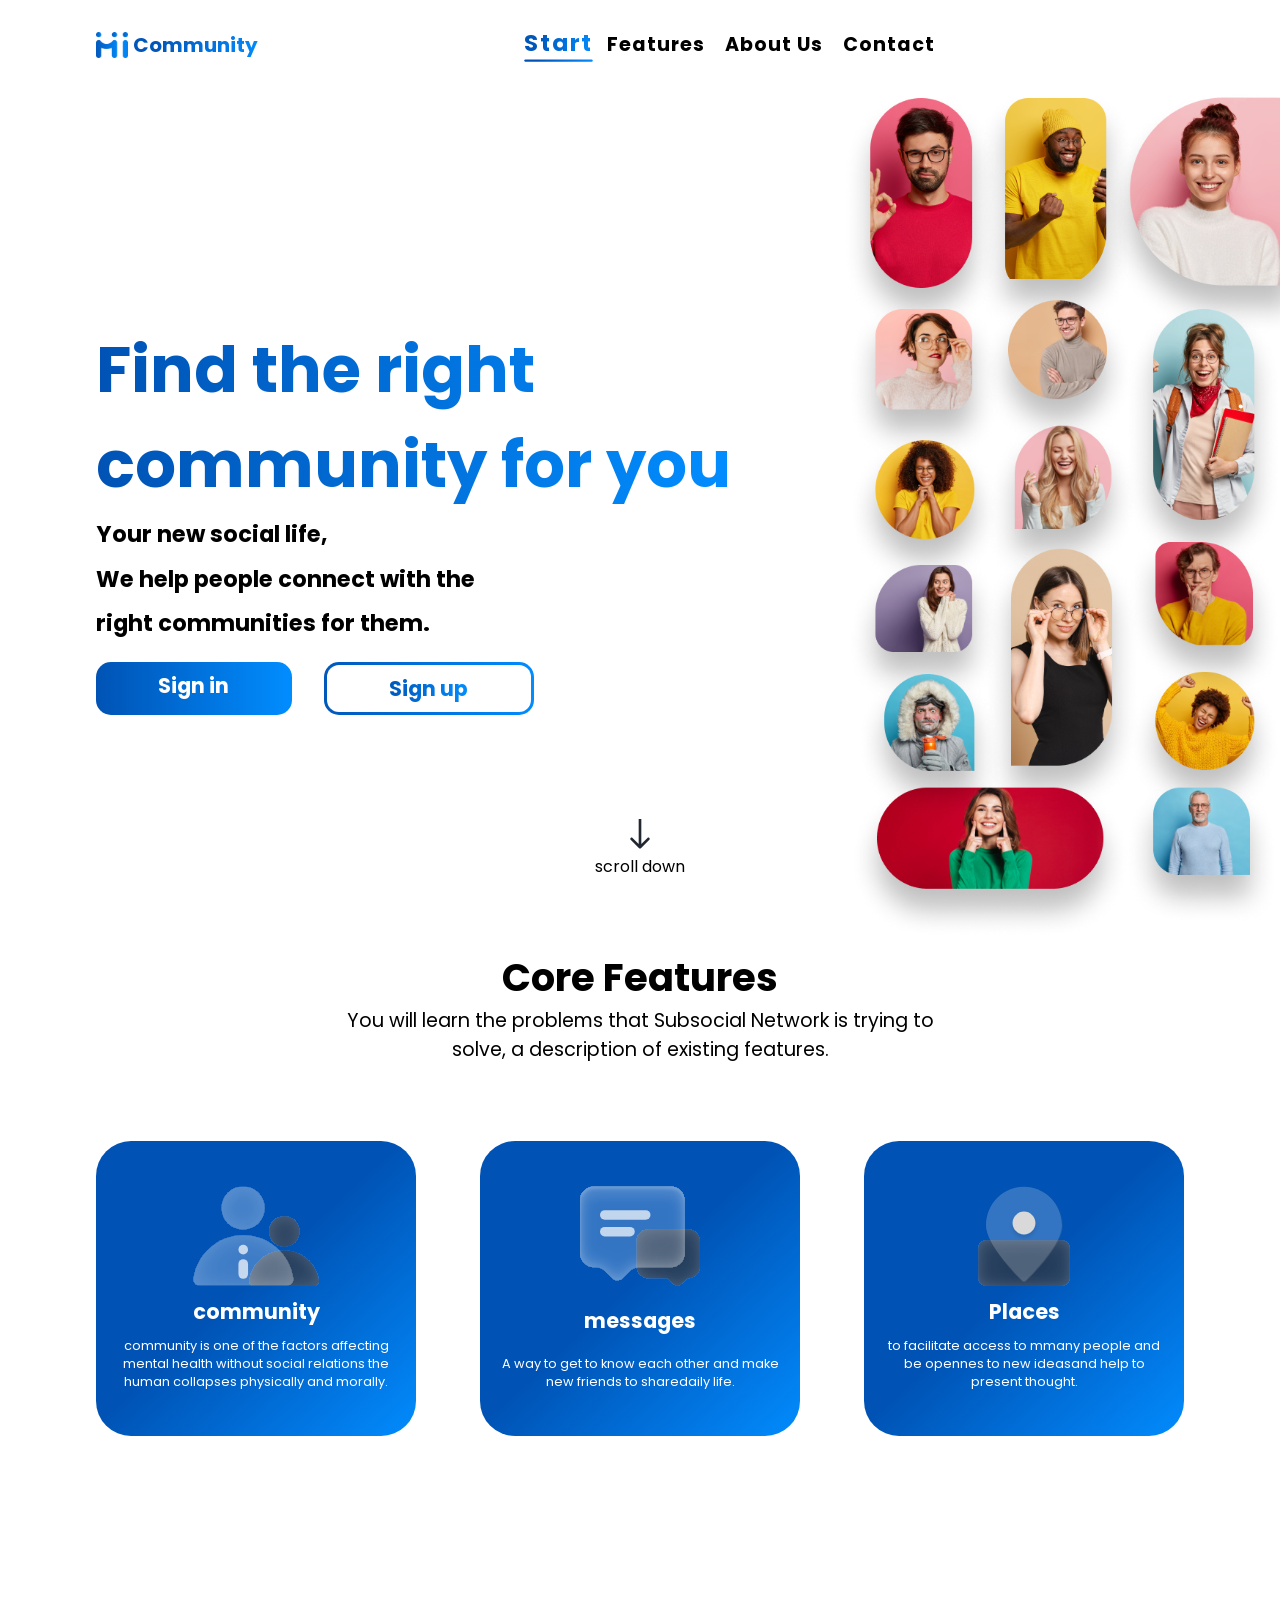
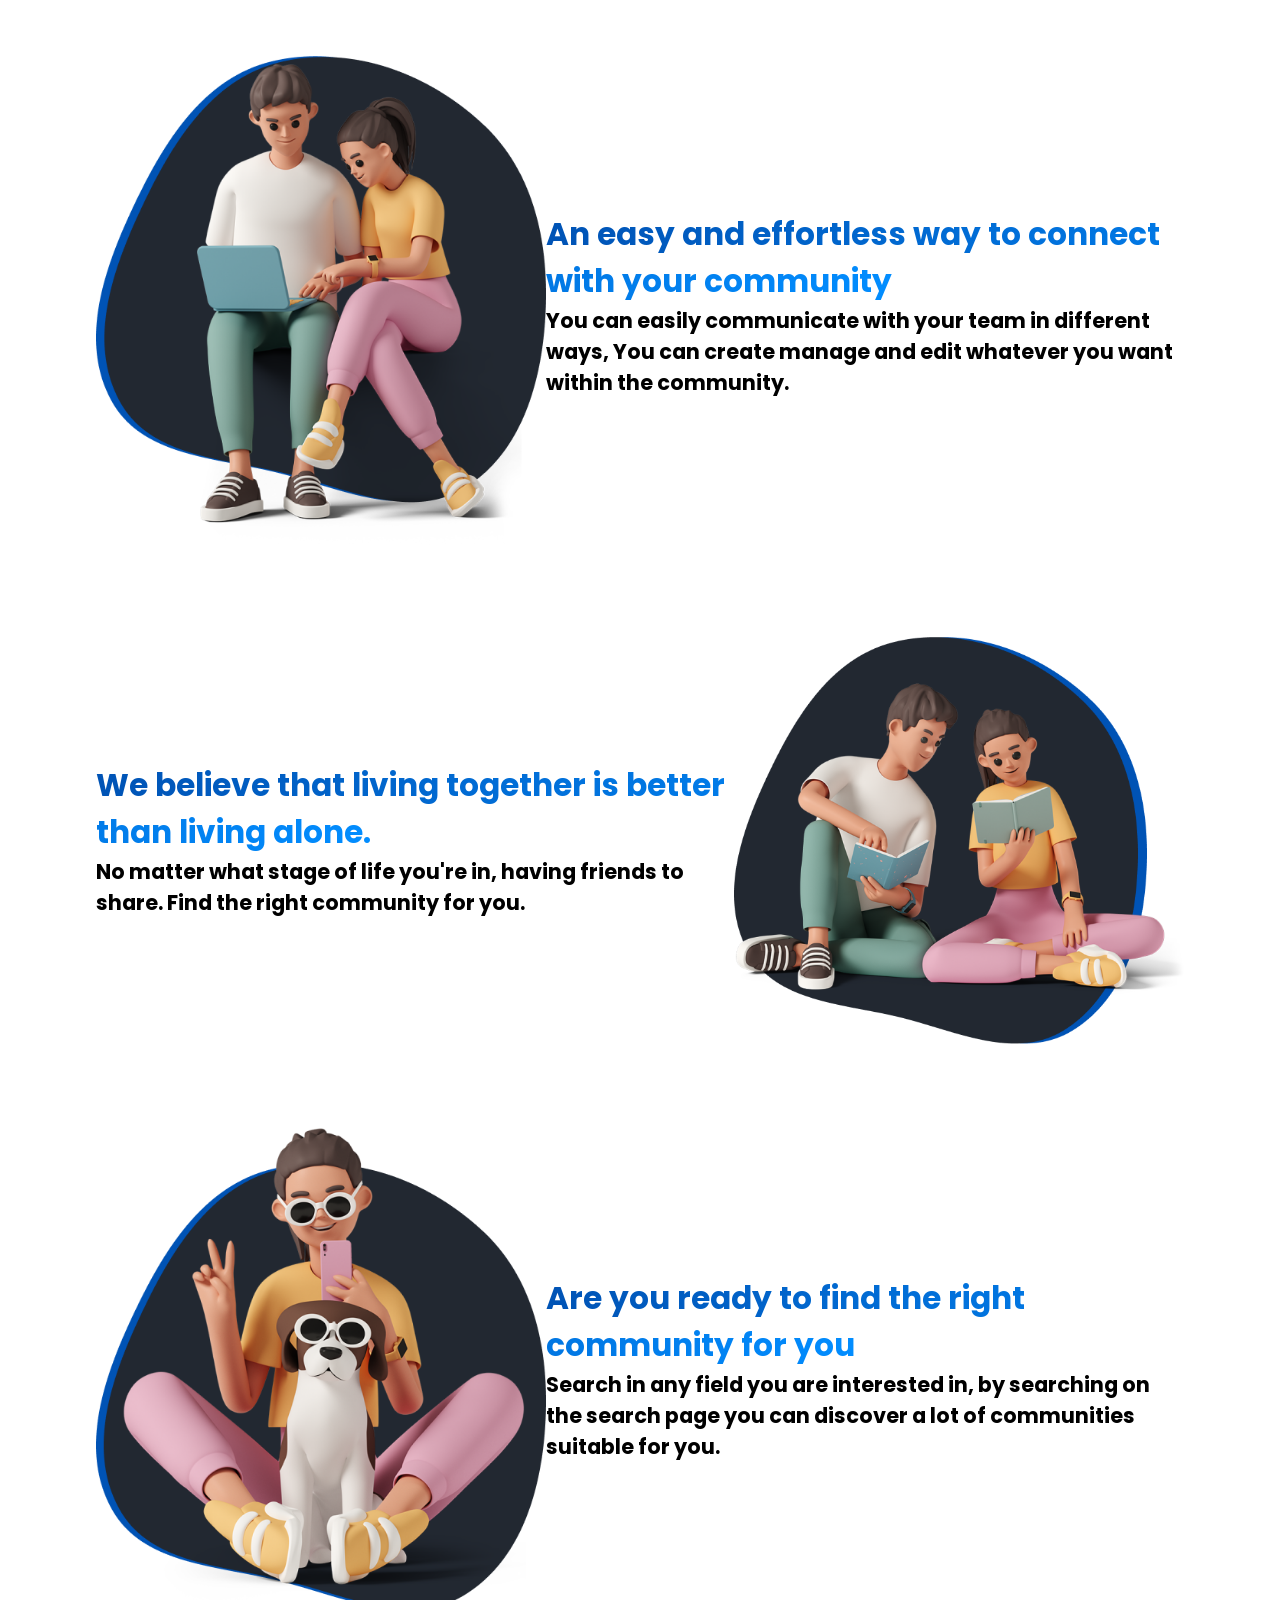
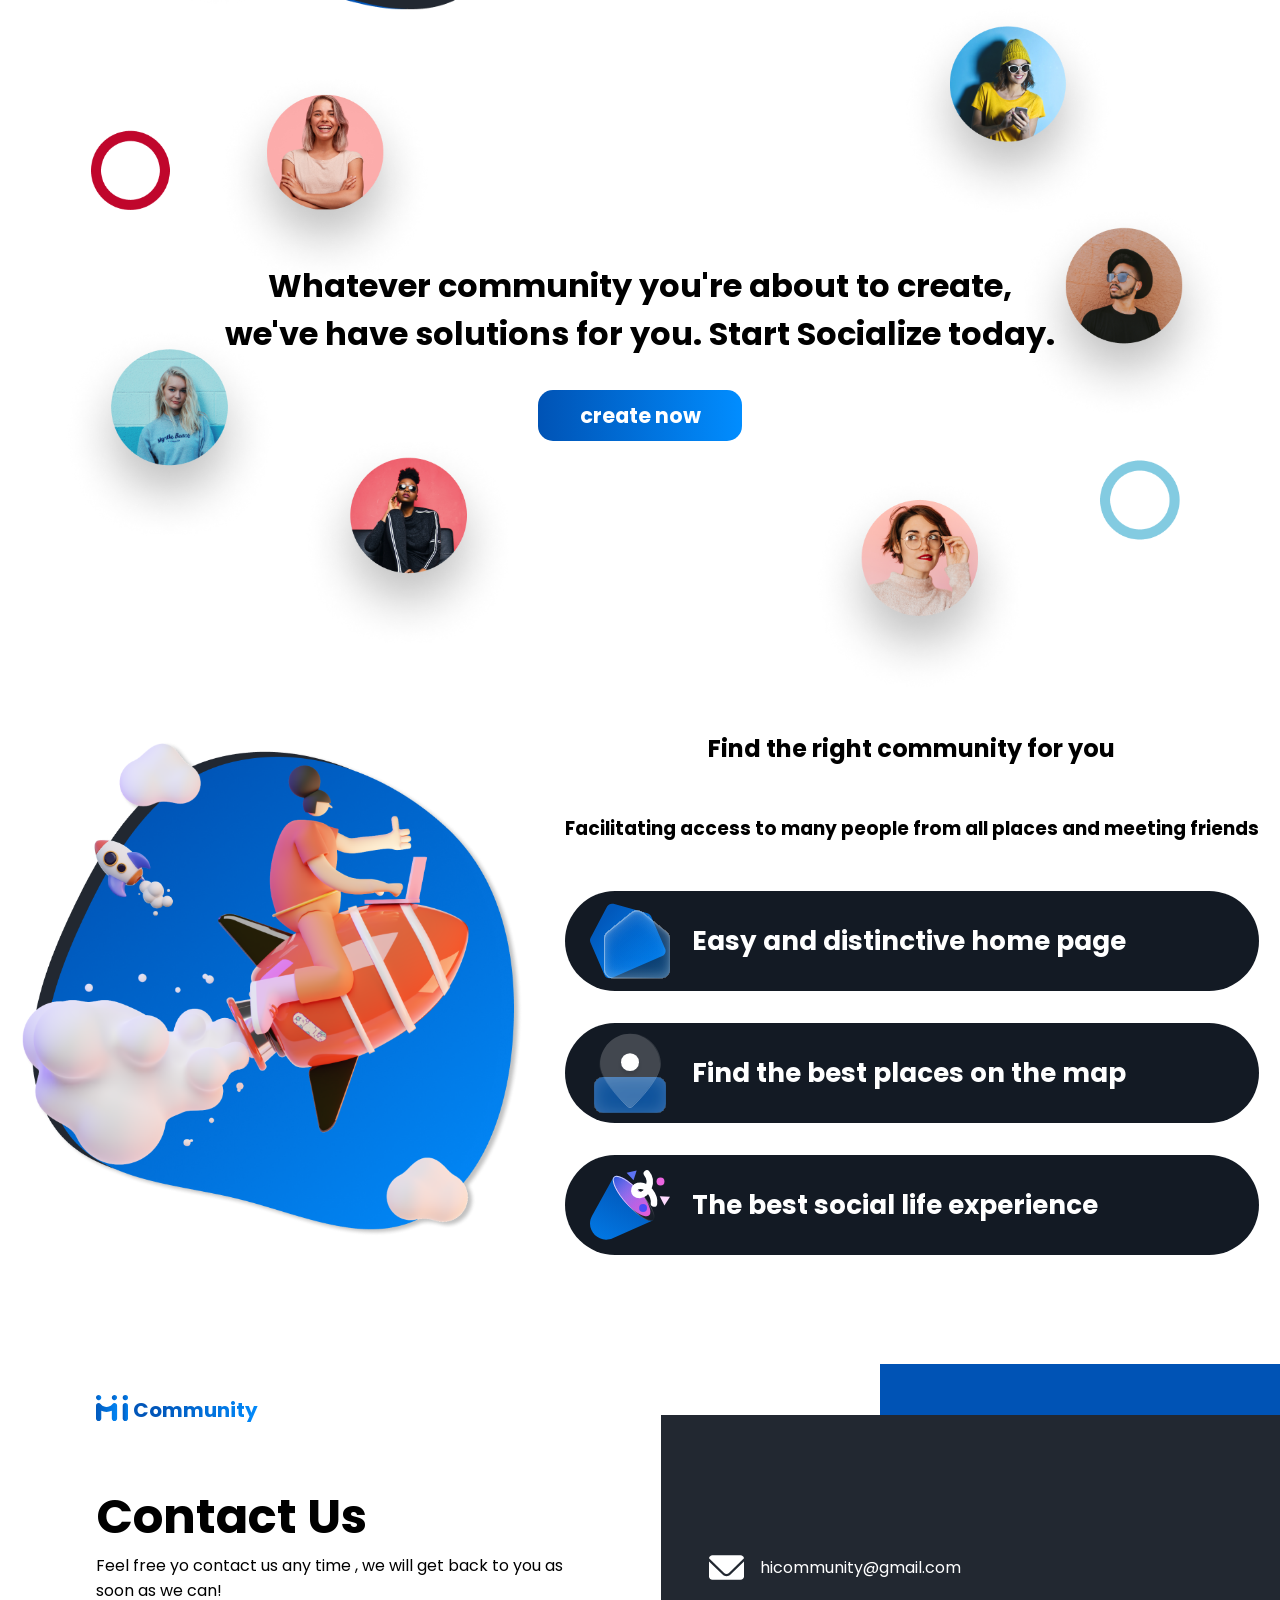
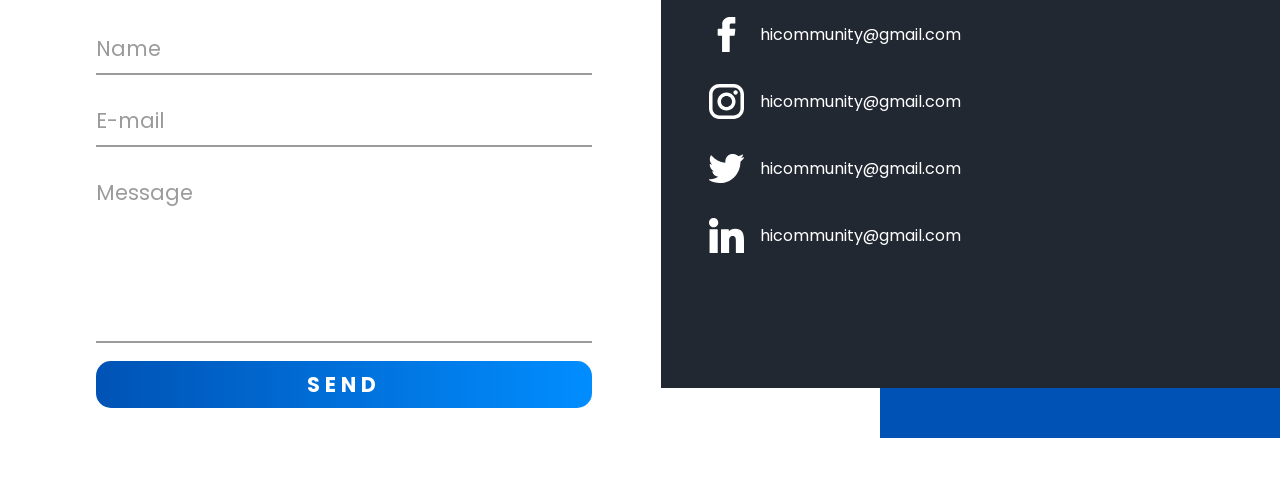
<file: index.html>
<!DOCTYPE html>
<html lang="en">

<head>
  <meta charset="UTF-8" />
  <meta http-equiv="X-UA-Compatible" content="IE=edge" />
  <meta name="viewport" content="width=device-width, initial-scale=1.0" />
  <title>Hi - Connect with others</title>
  <link rel="stylesheet" href="./assets/css/landing-page.css" />
</head>

<body>
  <div class="start section" id="start">
    <div class="navigation">
      <nav class="nav">
        <a href="#">
          <div class="logo">
            <img src="./assets/img/HI LOGO 1.png" alt="" class="logo" />
            <h1>Community</h1>
          </div>
        </a>
        <ul class="nav__links">
          <li class="nav__item current" data-id="start">
            <a class="nav__link" href="#start"> start </a>
          </li>
          <li class="nav__item" data-id="features">
            <a class="nav__link" href="#features">features</a>
          </li>
          <li class="nav__item" data-id="about-us">
            <a class="nav__link" href="#about-us">about us</a>
          </li>
          <li class="nav__item" data-id="contact">
            <a class="nav__link" href="#contact">contact</a>
          </li>
        </ul>

      </nav>
    </div>

    <div class="hero-container">
      <div class="hero-content">
        <h1>Find the right<br />community for you</h1>
        <p>
          Your new social life,
          <br />We help people connect with the
          <br />
          right communities for them.
        </p>
        <div class="cta">
          <a href="./sign-in.html" class="btn btn-in">Sign in</a>
          <div class="on-light">
            <button class="border-gradient border-gradient-purple btn btn-up">
              <span>Sign up</span>
            </button>
          </div>
        </div>
      </div>
      <div class="hero-img">
        <img src="./assets/img/hero-img.png" alt="hero-img" />
      </div>
    </div>

    <div class="scroll">
      <img src="./assets/img/arrow.svg" class="arrow" />
      <p>scroll down</p>
    </div>
  </div>
  <div class="features-container section" id="features">
    <div class="content">
      <h1>Core Features</h1>
      <p>
        You will learn the problems that Subsocial Network is trying
        to<br />solve, a description of existing features.
      </p>
    </div>
    <div class="cards">
      <div class="card">
        <img src="./assets/img/community-icon.svg" />
        <h3>community</h3>
        <p>
          community is one of the factors affecting mental health
          without social relations the human collapses physically
          and morally.
        </p>
      </div>
      <div class="card">
        <img src="./assets/img/messages-icon.svg" />
        <h3>messages</h3>
        <p>
          A way to get to know each other and make new friends to
          sharedaily life.
        </p>
      </div>
      <div class="card">
        <img src="./assets/img/places-icon.svg" />
        <h3>Places</h3>
        <p>
          to facilitate access to mmany people and be opennes to new
          ideasand help to present thought.
        </p>
      </div>
    </div>
  </div>

  <div class="details-container section" id="about-us">
    <div class="horizintal-card">
      <img src="./assets/img/image-1.png" alt="" />
      <h1>
        <span class="gradient-text">
          An easy and effortless way to connect with your community </span><br />
        You can easily communicate with your team in different ways,
        You can create manage and edit whatever you want within the
        community.
      </h1>
    </div>
    <div class="horizintal-card">
      <h1>
        <span class="gradient-text">
          We believe that living together is better than living
          alone. </span><br />
        No matter what stage of life you're in, having friends to
        share. Find the right community for you.
      </h1>
      <img src="./assets/img/image-2.png" alt="" />
    </div>
    <div class="horizintal-card">
      <img src="./assets/img/image-3.png" alt="" />
      <h1>
        <span class="gradient-text">
          Are you ready to find the right community for you </span><br />
        Search in any field you are interested in, by searching on
        the search page you can discover a lot of communities
        suitable for you.
      </h1>
    </div>
  </div>
  <div class="create-container">
    <h1>
      Whatever community you're about to create,<br />we've have
      solutions for you. Start Socialize today.
    </h1>
    <div>
      <button class="btn">create now</button>
    </div>

    <div class="image">
      <img src="./assets/img/Group.png" />
    </div>
  </div>

  <div class="rocket-section">
    <div class="left">
      <img src="./assets/img/rocket-girl.png" alt="" />
    </div>
    <div class="right">
      <h2>Find the right community for you</h2>
      <h3>
        Facilitating access to many people from all places and
        meeting friends
      </h3>
      <div class="cards-container" id="cards">
        <div class="card card-el">
          <img src="./assets/img/home.svg" alt="" />
          <h3>Easy and distinctive home page</h3>
        </div>
        <div class="card card-el">
          <img src="./assets/img/places-colored.svg" alt="" />
          <h3>Find the best places on the map</h3>
        </div>
        <div class="card card-el">
          <img src="./assets/img/cone.svg" alt="" />
          <h3>The best social life experience</h3>
        </div>
      </div>
    </div>
  </div>

  <div class="contatct-section section" id="contact">
    <div class="contact-container">
      <div class="left">
        <div class="logo">
          <a href="#">
            <div class="logo">
              <img src="./assets/img/HI LOGO.svg" alt="" class="logo" />
              <h1>Community</h1>
            </div>
          </a>
        </div>
        <div class="title">
          <h1>Contact Us</h1>
          <p>
            Feel free yo contact us any time , we will get back to
            you as soon as we can!
          </p>
        </div>
        <form class="form">
          <div class="form__group field">
            <input type="input" class="form__field" placeholder="Name" name="name" id="name" required />
            <label for="name" class="form__label">Name</label>
          </div>
          <div class="form__group field">
            <input type="email" class="form__field" placeholder="E-mail" name="email" id="email" required />
            <label for="email" class="form__label">E-mail</label>
          </div>
          <div class="form__group field">
            <textarea name="message" id="message" rows="5" class="form__field" placeholder="Remember, be nice!"
              name="email" id="email" required></textarea>
            <label for="message" class="form__label">Message</label>
          </div>
          <button class="btn">SEND</button>
        </form>
      </div>
      <div class="right">
        <div class="social-container">
          <div class="social">
            <img src="./assets/img/mail.svg" />
            <a href="#">hicommunity@gmail.com</a>
          </div>
          <div class="social">
            <img src="./assets/img/facebook.svg" />
            <a href="#">hicommunity@gmail.com</a>
          </div>
          <div class="social">
            <img src="./assets/img/instagram.svg" />
            <a href="#">hicommunity@gmail.com</a>
          </div>
          <div class="social">
            <img src="./assets/img/twitter.svg" />
            <a href="#">hicommunity@gmail.com</a>
          </div>
          <div class="social">
            <img src="./assets/img/linked-in.svg" />
            <a href="#">hicommunity@gmail.com</a>
          </div>
        </div>
      </div>
    </div>
  </div>
  <script defer src="./assets/js/main.js"></script>
</body>

</html>
</file>
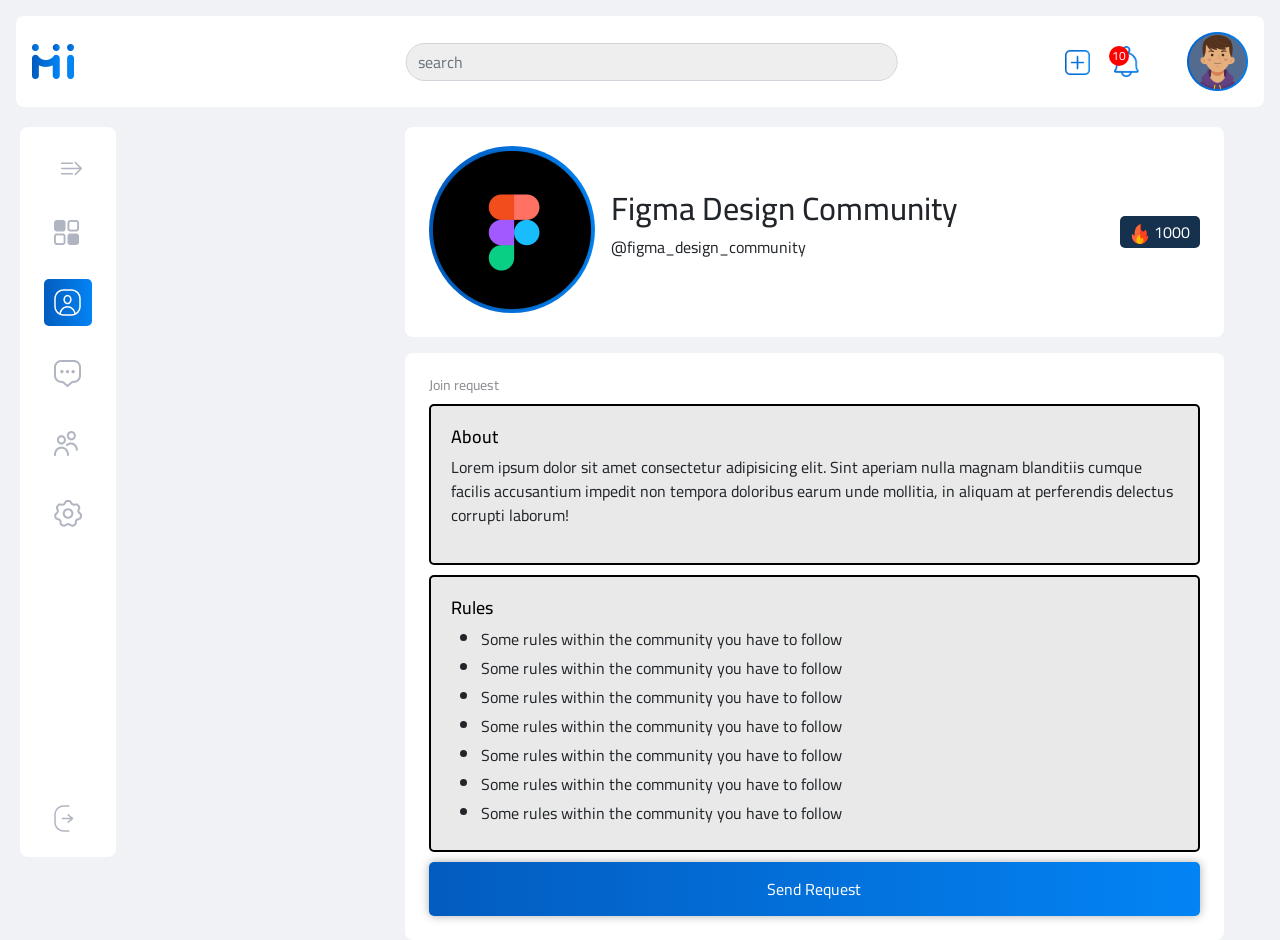
<file: communityJoin.html>
<!DOCTYPE html>
<html lang="en">

<head>
    <meta charset="UTF-8">
    <meta http-equiv="X-UA-Compatible" content="IE=edge">
    <meta name="viewport" content="width=device-width, initial-scale=1.0">
    <link rel="stylesheet" href="./assets/css/bootstrap.min.css">
    <link rel="stylesheet" href="https://cdnjs.cloudflare.com/ajax/libs/font-awesome/6.4.0/css/all.min.css"
        integrity="sha512-iecdLmaskl7CVkqkXNQ/ZH/XLlvWZOJyj7Yy7tcenmpD1ypASozpmT/E0iPtmFIB46ZmdtAc9eNBvH0H/ZpiBw=="
        crossorigin="anonymous" referrerpolicy="no-referrer" />
    <link rel="stylesheet" href="./assets/css/style.css">
    <title>MI Community</title>
</head>

<body>

    <nav class="navbar ">
        <div class="container-fluid bg-white my-2 mx-3 rounded-3 p-3">
            <div class="row align-items-center justify-content-between">
                <div class="col-md-2 special">
                    <div class="nav-brand">
                        <img src="./assets/img/HI LOGO 1.png" alt="Logo mi community">
                    </div>
                </div>
                <div class="col-md-5">

                    <div class="search profile">
                        <input type="search" class="form-control rounded-pill" id="SearchNav" placeholder="search">
                    </div>
                </div>
                <div class="col-md-3">

                    <div class="profile-info d-flex gap-5 justify-content-end align-items-center">
                        <ul class="d-flex gap-4 align-items-center position-relative">
                            <li><img src="./assets/img/Add.png" alt="" class="img-fluid"></li>
                            <li class="notifi" id="notifi">
                                <div class="img d-flex align-items-center gap-2">
                                    <img src="./assets/img/notifiction.png" alt="" class="img-fluid">
                                    <h3 class="fs-6 m-0 p-0">Notifictions</h3>
                                    <span class="num">10</span>
                                </div>
                            </li>
                            <div class="notifi_wrapper">
                                <div class="setting d-flex justify-content-between mb-3">
                                    <p class="p-0 m-0">new</p>
                                    <a href="#">read All</a>
                                </div>
                                <div class="notifiBox d-flex gap-3 align-items-center">
                                    <div class="img"><img src="./assets/img/Group 2984.png" alt="" class="img-fluid">
                                    </div>
                                    <div class="info">
                                        <h4>Youssif Elhelaly, <span>added 26 new photos</span></h4>
                                        <p>14 min</p>
                                    </div>

                                </div>
                            </div>
                        </ul>
                        <div class="profileIMG">
                            <img src="./assets/img/Group 2984.png" alt="profile photo">
                        </div>
                    </div>
                </div>

            </div>

        </div>
    </nav>

    <section class="profile home p-2">
        <div class="container-fluid">
            <div class="row flex-nowrap">

                <div class="col-md-2 special" id="special">
                    <div class="leftSide bg-white  p-4 rounded-3">
                        <div class="head mb-4">
                            <h3>Hi Community</h3>
                            <img src="./assets/img/arrow-right-svgrepo-com 1.png" alt="menu icon">
                        </div>
                        <ul class="d-flex flex-column justify-content-between">
                            <div class="upper d-flex flex-column gap-4">

                                <li><a class="leftSideOption" href="#"><img src="./assets/img/homeGray_.png" alt="">
                                        <span>Home</span></a></li>
                                <li><a href="#" class="leftSideOption active"><img src="./assets/img/profileWhite.png"
                                            alt=""><span>Profile</span></a></li>
                                <li><a href="#" class="leftSideOption"><img src="./assets/img/chat.png"
                                            alt=""><span>Chat</span></a></li>
                                <li><a href="#" class="leftSideOption"><img src="./assets/img/community.png"
                                            alt=""><span>Community</span></a>
                                </li>
                                <li><a href="#" class="leftSideOption"><img src="./assets/img/setting.png"
                                            alt=""><span>Setting</span></a></li>
                            </div>
                            <div class="down">
                                <li><a href="#" class="leftSideOption"><img src="./assets/img/logOut.png"
                                            alt=""><span>logout</span></a>
                                </li>
                            </div>
                        </ul>
                    </div>
                </div>
                <div class="col-md-8">
                    <div class="community">
                        <div
                            class="communityInfo d-flex bg-white p-4 rounded-3 justify-content-between align-items-center">
                            <div class="info d-flex align-items-center gap-3">
                                <div class="img">
                                    <img src="./assets/img/figma.png" alt="">
                                </div>
                                <div class="text">
                                    <h2>Figma Design Community</h2>
                                    <p>@figma_design_community</p>
                                </div>
                            </div>
                            <button><img src="./assets/img/fire (1) 1.png" alt=""> 1000</button>
                        </div>
                        <div class="communityJoin bg-white mt-3 p-4 rounded-3">
                            <h3>Join request</h3>
                            <div class="about">
                                <h4>About</h4>
                                <p>Lorem ipsum dolor sit amet consectetur adipisicing elit. Sint aperiam nulla magnam
                                    blanditiis cumque facilis accusantium impedit non tempora doloribus earum unde
                                    mollitia, in aliquam at perferendis delectus corrupti laborum!</p>
                            </div>
                            <div class="rules">
                                <h5>Rules</h5>
                                <ul>
                                    <li>Some rules within the community you have to follow</li>
                                    <li>Some rules within the community you have to follow</li>
                                    <li>Some rules within the community you have to follow</li>
                                    <li>Some rules within the community you have to follow</li>
                                    <li>Some rules within the community you have to follow</li>
                                    <li>Some rules within the community you have to follow</li>
                                    <li>Some rules within the community you have to follow</li>
                                </ul>
                            </div>
                            <button>Send Request</button>
                        </div>
                    </div>
                </div>

            </div>
        </div>
        </div>
    </section>

    <script src="./assets/js/bootstrap.bundle.min.js"></script>
    <script src="./assets/js/script.js"></script>
</body>

</html>
</file>
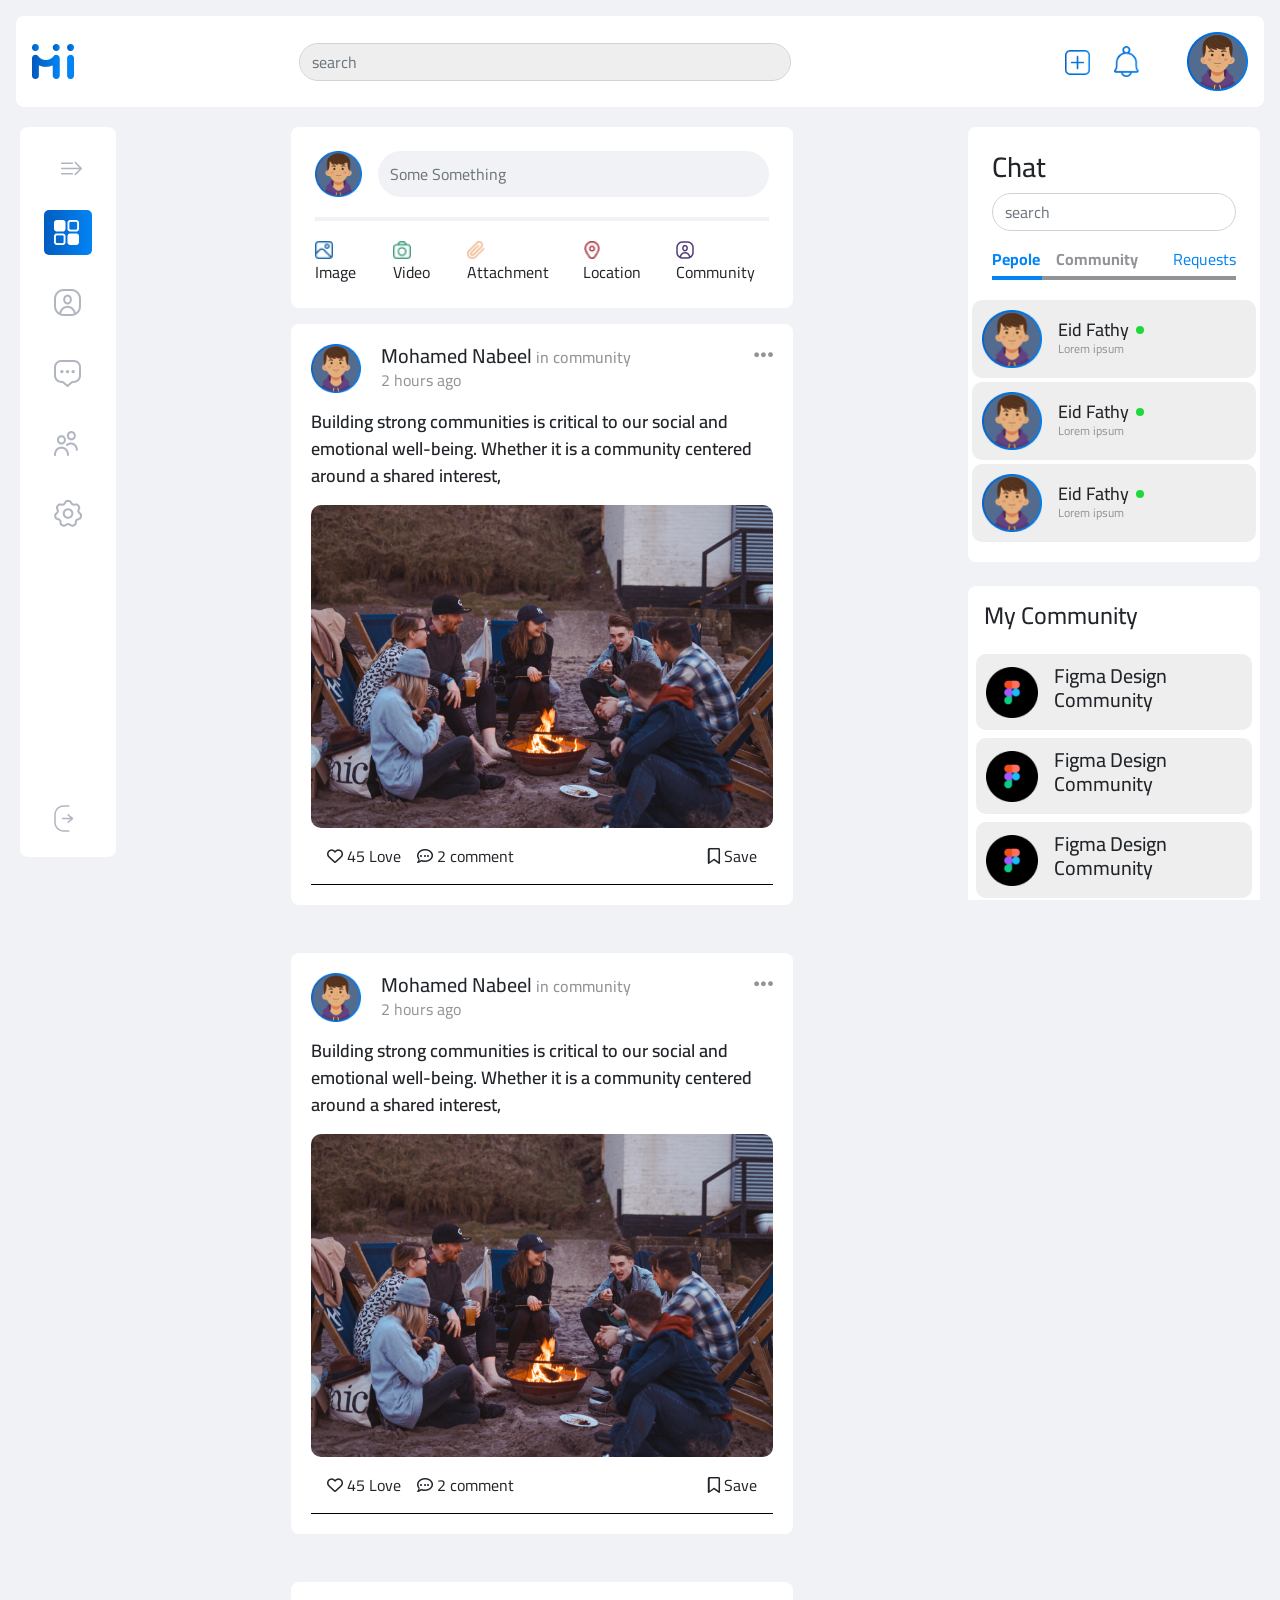
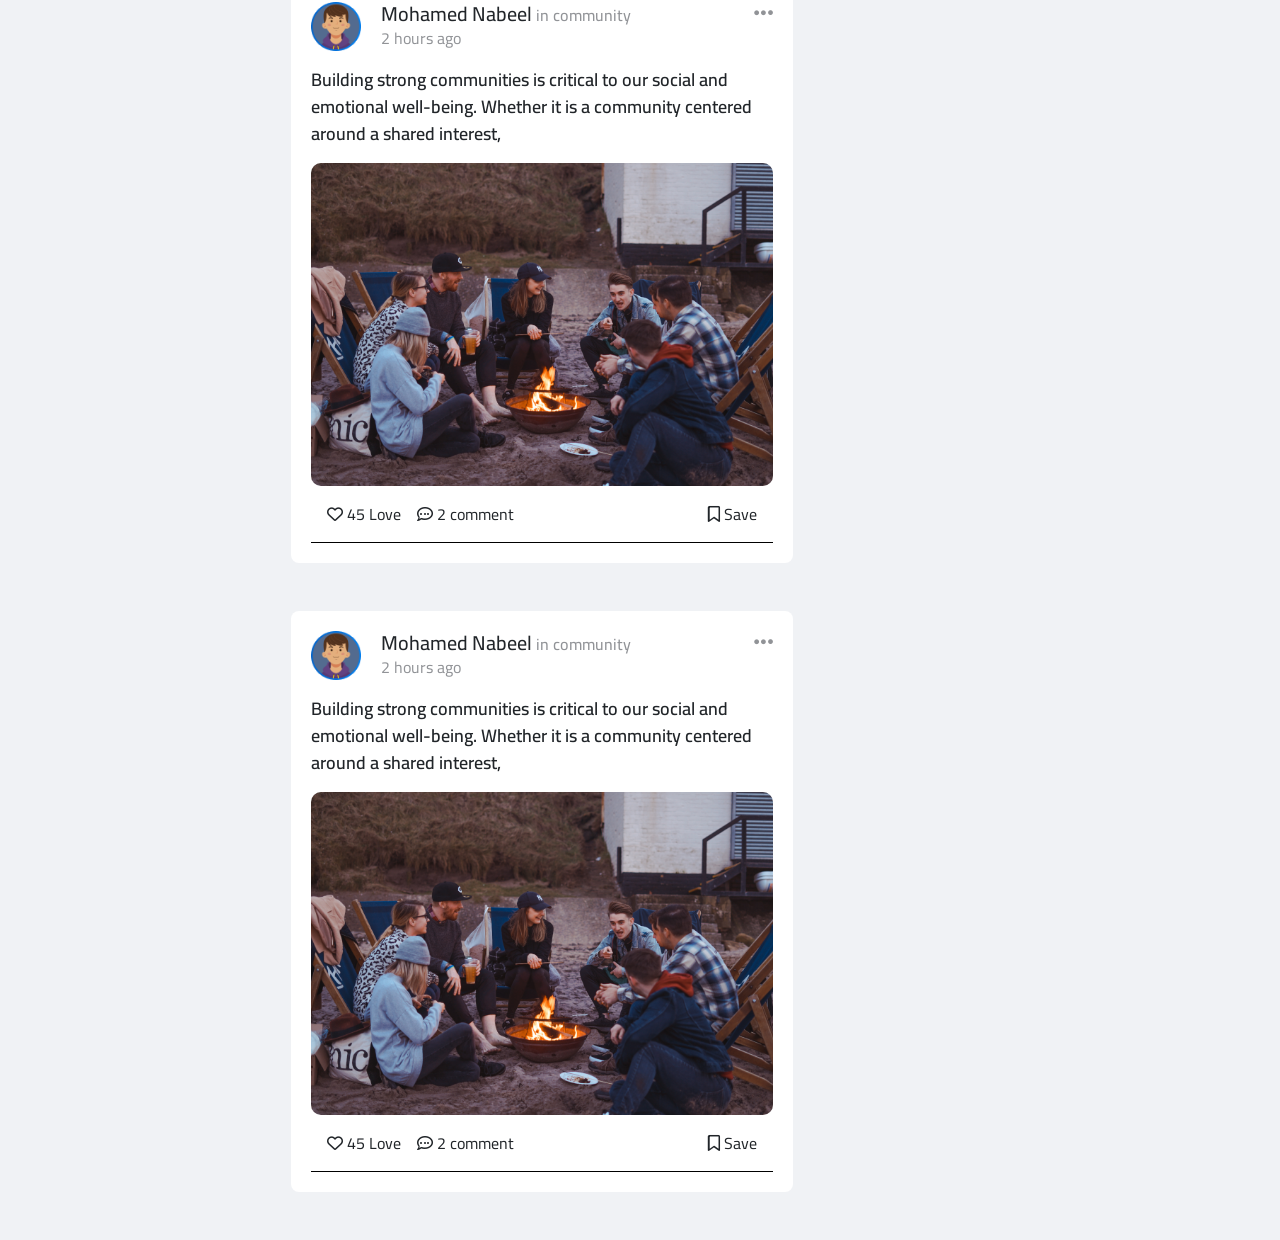
<file: home.html>
<!DOCTYPE html>
<html lang="en">

<head>
    <meta charset="UTF-8">
    <meta http-equiv="X-UA-Compatible" content="IE=edge">
    <meta name="viewport" content="width=device-width, initial-scale=1.0">
    <link rel="stylesheet" href="./assets/css/bootstrap.min.css">
    <link rel="stylesheet" href="https://cdnjs.cloudflare.com/ajax/libs/font-awesome/6.4.0/css/all.min.css"
        integrity="sha512-iecdLmaskl7CVkqkXNQ/ZH/XLlvWZOJyj7Yy7tcenmpD1ypASozpmT/E0iPtmFIB46ZmdtAc9eNBvH0H/ZpiBw=="
        crossorigin="anonymous" referrerpolicy="no-referrer" />
    <link rel="stylesheet" href="./assets/css/style.css">
    <title>MI Community</title>
</head>

<body>

    <nav class="navbar ">
        <div class="container-fluid bg-white my-2 mx-3 rounded-3 p-3">
            <div class="row align-items-center justify-content-between">
                <div class="col-md-2 special" id="specialNav">
                    <div class="nav-brand">
                        <img src="./assets/img/HI LOGO 1.png" alt="Logo mi community">
                    </div>
                </div>
                <div class="col-md-5">

                    <div class="search">
                        <input type="search" class="form-control rounded-pill" id="SearchNav" placeholder="search">
                    </div>
                </div>
                <div class="col-md-3">

                    <div class="profile-info d-flex gap-5 justify-content-end align-items-center">
                        <ul class="d-flex gap-4 align-items-center position-relative">
                            <li><img src="./assets/img/Add.png" alt="" class="img-fluid"></li>
                            <li class="notifi" id="notifi">
                                <div class="img d-flex align-items-center gap-2">
                                    <img src="./assets/img/notifiction.png" alt="" class="img-fluid">
                                    <h3 class="fs-6 m-0 p-0">Notifictions</h3>
                                </div>
                            </li>
                            <div class="notifi_wrapper">
                                <div class="setting d-flex justify-content-between mb-3">
                                    <p class="p-0 m-0">new</p>
                                    <a href="#">read All</a>
                                </div>
                                <div class="notifiBox d-flex gap-3 align-items-center">
                                    <div class="img"><img src="./assets/img/Group 2984.png" alt="" class="img-fluid">
                                    </div>
                                    <div class="info">
                                        <h4>Youssif Elhelaly, <span>added 26 new photos</span></h4>
                                        <p>14 min</p>
                                    </div>

                                </div>
                            </div>
                        </ul>
                        <div class="profileIMG">
                            <img src="./assets/img/Group 2984.png" alt="profile photo">
                        </div>
                    </div>
                </div>

            </div>

        </div>
    </nav>

    <section class="home p-2">
        <div class="container-fluid">
            <div class="row justify-content-between">

                <div class="col-md-2 special" id="special">
                    <div class="leftSide bg-white  p-4 rounded-3">
                        <div class="head mb-4">
                            <h3>Hi Community</h3>
                            <img src="./assets/img/arrow-right-svgrepo-com 1.png" alt="menu icon">
                        </div>
                        <ul class="d-flex flex-column justify-content-between">
                            <div class="upper d-flex flex-column gap-4">

                                <li><a class="leftSideOption active" href="#"><img src="./assets/img/Vector.png" alt="">
                                        <span>Home</span></a></li>
                                <li><a href="#" class="leftSideOption"><img src="./assets/img/Icon.png"
                                            alt=""><span>Profile</span></a></li>
                                <li><a href="#" class="leftSideOption"><img src="./assets/img/chat.png"
                                            alt=""><span>Chat</span></a></li>
                                <li><a href="#" class="leftSideOption"><img src="./assets/img/community.png"
                                            alt=""><span>Community</span></a>
                                </li>
                                <li><a href="#" class="leftSideOption"><img src="./assets/img/setting.png"
                                            alt=""><span>Setting</span></a></li>
                            </div>
                            <div class="down">
                                <li><a href="#" class="leftSideOption"><img src="./assets/img/logOut.png"
                                            alt=""><span>logout</span></a>
                                </li>
                            </div>
                        </ul>
                    </div>
                </div>
                <div class="col-md-5">
                    <div class="middle">
                        <form class="createPost bg-white rounded-3 p-4 mb-3">
                            <div class="head d-flex gap-3">
                                <div class="img"><img src="./assets/img/Group 2984.png" alt="user photo"
                                        class="img-fluid"></div>
                                <input type="text" class="form-control rounded-pill" id="CreatePost"
                                    placeholder="Some Something">

                            </div>
                            <div class="media">
                                <ul>
                                    <li>
                                        <div class="img">
                                            <img src="./assets/img/picture 1.png" alt="photo icon">
                                            <span>Image</span>
                                        </div>
                                        <input type="file">
                                    </li>
                                    <li>
                                        <div class="img">
                                            <img src="./assets/img/camera 1.png" alt="photo icon">
                                            <span>Video</span>
                                        </div>
                                        <input type="file" style="cursor: pointer">
                                    </li>
                                    <li>
                                        <div class="img">
                                            <img src="./assets/img/paper.png" alt="photo icon">
                                            <span>Attachment</span>
                                        </div>
                                        <input type="file">
                                    </li>
                                    <li>
                                        <div class="img">
                                            <img src="./assets/img/LocationPost.png" alt="photo icon">
                                            <span>Location</span>
                                        </div>
                                        <input type="file">
                                    </li>
                                    <li>
                                        <div class="img">
                                            <img src="./assets/img/communityPost.png" alt="photo icon">
                                            <span>Community</span>
                                        </div>
                                        <input type="file">
                                    </li>
                                </ul>
                            </div>
                        </form>
                        <div class="posts_wrapper">

                            <div class="post bg-white rounded-3 mb-5">
                                <div class="headPost d-flex justify-content-between">
                                    <div class="info d-flex">
                                        <div class="img"><img src="./assets/img/Group 2984.png" alt=""
                                                class="img-fluid">
                                        </div>
                                        <div class="details">
                                            <h2>Mohamed Nabeel <span>in community</span></h2>
                                            <p>2 hours ago</p>
                                        </div>
                                    </div>

                                    <div class="options">
                                        <i class="fa-solid fa-ellipsis" id="PostOptionBTN"></i>
                                        <div class="menu" id="postOptionMenu">
                                            <ul class="d-flex flex-column gap-1">
                                                <li><button>Edit Post</button></li>
                                                <li><button>Delete Post</button></li>
                                            </ul>
                                        </div>
                                    </div>
                                </div>
                                <div class="captionPost">
                                    <p>Building strong communities is critical to our social and emotional
                                        well-being.
                                        Whether it is a community centered around a shared interest,</p>
                                </div>
                                <div class="mediaPost">
                                    <img src="./assets/img/MediaPost.png" alt="" class="img-fluid">
                                </div>
                                <div class="actionPost m-3 d-flex justify-content-between">
                                    <div class="reaction">
                                        <ul class=" d-flex gap-3">
                                            <li class="love" id="lovePostParent"><i id="lovePost"
                                                    class="fa-regular fa-heart"></i>
                                                <span>45</span> Love
                                            </li>
                                            <li class="comment" id="commentPostParent"><i
                                                    class="fa-regular fa-comment-dots"></i> <span>2</span>
                                                comment</li>
                                        </ul>
                                    </div>
                                    <div class="save" id="savePostParent"><i id="savePost"
                                            class="fa-regular fa-bookmark"></i> Save</div>
                                </div>
                                <div class="commentSection" id="commentSection">
                                    <div class="commentSort">
                                        <select name="sort_Comment" id="">
                                            <option value="AllComment">All Comments</option>
                                            <option value="MostRecent">Most Recent</option>
                                        </select>
                                    </div>
                                    <div class="commentPost_wrapper my-2">
                                        <div class="comment">
                                            <div class="commentDetails d-flex gap-3">
                                                <div class="commentIMG">
                                                    <img src="./assets/img/Group 2984.png" alt="" class="img-fluid">
                                                </div>
                                                <div class="commentInfo">
                                                    <h3 class="m-0">Fatima mahmoud</h3>
                                                    <p>Hello my friends in this wonderful community. it was a very
                                                        wonderful
                                                        day. ihope to repeat it again</p>
                                                </div>
                                            </div>
                                            <div class="commentReaction">
                                                <ul class=" d-flex gap-3">
                                                    <li class="love" id="loveCommentParent"><i id="lovePost"
                                                            class="fa-regular fa-heart"></i>
                                                        <span>5</span> Love
                                                    </li>
                                                    <li class="reply" id="replyCommentParent"><i
                                                            class="fa-regular fa-comment-dots"></i> <span>2</span>
                                                        reply</li>
                                                </ul>
                                            </div>
                                        </div>

                                    </div>
                                    <div class="form d-flex align-items-center gap-3">
                                        <div class="img"><img src="./assets/img/Group 2984.png" alt=""
                                                class="img-fluid">
                                        </div>
                                        <div class="addComment flex-grow-1 d-flex align-items-center">
                                            <input type="text" class="flex-grow-1" placeholder="What's in your mind?">
                                            <div class="actions d-flex gap-2">
                                                <i class="fa-regular fa-image"></i>
                                                <i class="fa-solid fa-camera"></i>
                                                <i class="fa-solid fa-paperclip"></i>
                                                <i class="fa-regular fa-face-grin"></i>
                                                <button><i class="fa-regular fa-paper-plane"></i></button>
                                            </div>
                                        </div>
                                    </div>
                                </div>

                            </div>
                            <div class="post bg-white rounded-3 mb-5">
                                <div class="headPost d-flex justify-content-between">
                                    <div class="info d-flex">
                                        <div class="img"><img src="./assets/img/Group 2984.png" alt=""
                                                class="img-fluid">
                                        </div>
                                        <div class="details">
                                            <h2>Mohamed Nabeel <span>in community</span></h2>
                                            <p>2 hours ago</p>
                                        </div>
                                    </div>

                                    <div class="options">
                                        <i class="fa-solid fa-ellipsis" id="PostOptionBTN"></i>
                                        <div class="menu" id="postOptionMenu">
                                            <ul class="d-flex flex-column gap-1">
                                                <li><button>Edit Post</button></li>
                                                <li><button>Delete Post</button></li>
                                            </ul>
                                        </div>
                                    </div>
                                </div>
                                <div class="captionPost">
                                    <p>Building strong communities is critical to our social and emotional
                                        well-being.
                                        Whether it is a community centered around a shared interest,</p>
                                </div>
                                <div class="mediaPost">
                                    <img src="./assets/img/MediaPost.png" alt="" class="img-fluid">
                                </div>
                                <div class="actionPost m-3 d-flex justify-content-between">
                                    <div class="reaction">
                                        <ul class=" d-flex gap-3">
                                            <li class="love" id="lovePostParent"><i id="lovePost"
                                                    class="fa-regular fa-heart"></i>
                                                <span>45</span> Love
                                            </li>
                                            <li class="comment" id="commentPostParent"><i
                                                    class="fa-regular fa-comment-dots"></i> <span>2</span>
                                                comment</li>
                                        </ul>
                                    </div>
                                    <div class="save" id="savePostParent"><i id="savePost"
                                            class="fa-regular fa-bookmark"></i> Save</div>
                                </div>
                                <div class="commentSection" id="commentSection">
                                    <div class="commentSort">
                                        <select name="sort_Comment" id="">
                                            <option value="AllComment">All Comments</option>
                                            <option value="MostRecent">Most Recent</option>
                                        </select>
                                    </div>
                                    <div class="commentPost_wrapper my-2">
                                        <div class="comment">
                                            <div class="commentDetails d-flex gap-3">
                                                <div class="commentIMG">
                                                    <img src="./assets/img/Group 2984.png" alt="" class="img-fluid">
                                                </div>
                                                <div class="commentInfo">
                                                    <h3 class="m-0">Fatima mahmoud</h3>
                                                    <p>Hello my friends in this wonderful community. it was a very
                                                        wonderful
                                                        day. ihope to repeat it again</p>
                                                </div>
                                            </div>
                                            <div class="commentReaction">
                                                <ul class=" d-flex gap-3">
                                                    <li class="love" id="loveCommentParent"><i id="lovePost"
                                                            class="fa-regular fa-heart"></i>
                                                        <span>5</span> Love
                                                    </li>
                                                    <li class="reply" id="replyCommentParent"><i
                                                            class="fa-regular fa-comment-dots"></i> <span>2</span>
                                                        reply</li>
                                                </ul>
                                            </div>
                                        </div>

                                    </div>
                                    <div class="form d-flex align-items-center gap-3">
                                        <div class="img"><img src="./assets/img/Group 2984.png" alt=""
                                                class="img-fluid">
                                        </div>
                                        <div class="addComment flex-grow-1 d-flex align-items-center">
                                            <input type="text" class="flex-grow-1" placeholder="What's in your mind?">
                                            <div class="actions d-flex gap-2">
                                                <i class="fa-regular fa-image"></i>
                                                <i class="fa-solid fa-camera"></i>
                                                <i class="fa-solid fa-paperclip"></i>
                                                <i class="fa-regular fa-face-grin"></i>
                                                <button><i class="fa-regular fa-paper-plane"></i></button>
                                            </div>
                                        </div>
                                    </div>
                                </div>

                            </div>
                            <div class="post bg-white rounded-3 mb-5">
                                <div class="headPost d-flex justify-content-between">
                                    <div class="info d-flex">
                                        <div class="img"><img src="./assets/img/Group 2984.png" alt=""
                                                class="img-fluid">
                                        </div>
                                        <div class="details">
                                            <h2>Mohamed Nabeel <span>in community</span></h2>
                                            <p>2 hours ago</p>
                                        </div>
                                    </div>

                                    <div class="options">
                                        <i class="fa-solid fa-ellipsis" id="PostOptionBTN"></i>
                                        <div class="menu" id="postOptionMenu">
                                            <ul class="d-flex flex-column gap-1">
                                                <li><button>Edit Post</button></li>
                                                <li><button>Delete Post</button></li>
                                            </ul>
                                        </div>
                                    </div>
                                </div>
                                <div class="captionPost">
                                    <p>Building strong communities is critical to our social and emotional
                                        well-being.
                                        Whether it is a community centered around a shared interest,</p>
                                </div>
                                <div class="mediaPost">
                                    <img src="./assets/img/MediaPost.png" alt="" class="img-fluid">
                                </div>
                                <div class="actionPost m-3 d-flex justify-content-between">
                                    <div class="reaction">
                                        <ul class=" d-flex gap-3">
                                            <li class="love" id="lovePostParent"><i id="lovePost"
                                                    class="fa-regular fa-heart"></i>
                                                <span>45</span> Love
                                            </li>
                                            <li class="comment" id="commentPostParent"><i
                                                    class="fa-regular fa-comment-dots"></i> <span>2</span>
                                                comment</li>
                                        </ul>
                                    </div>
                                    <div class="save" id="savePostParent"><i id="savePost"
                                            class="fa-regular fa-bookmark"></i> Save</div>
                                </div>
                                <div class="commentSection" id="commentSection">
                                    <div class="commentSort">
                                        <select name="sort_Comment" id="">
                                            <option value="AllComment">All Comments</option>
                                            <option value="MostRecent">Most Recent</option>
                                        </select>
                                    </div>
                                    <div class="commentPost_wrapper my-2">
                                        <div class="comment">
                                            <div class="commentDetails d-flex gap-3">
                                                <div class="commentIMG">
                                                    <img src="./assets/img/Group 2984.png" alt="" class="img-fluid">
                                                </div>
                                                <div class="commentInfo">
                                                    <h3 class="m-0">Fatima mahmoud</h3>
                                                    <p>Hello my friends in this wonderful community. it was a very
                                                        wonderful
                                                        day. ihope to repeat it again</p>
                                                </div>
                                            </div>
                                            <div class="commentReaction">
                                                <ul class=" d-flex gap-3">
                                                    <li class="love" id="loveCommentParent"><i id="lovePost"
                                                            class="fa-regular fa-heart"></i>
                                                        <span>5</span> Love
                                                    </li>
                                                    <li class="reply" id="replyCommentParent"><i
                                                            class="fa-regular fa-comment-dots"></i> <span>2</span>
                                                        reply</li>
                                                </ul>
                                            </div>
                                        </div>

                                    </div>
                                    <div class="form d-flex align-items-center gap-3">
                                        <div class="img"><img src="./assets/img/Group 2984.png" alt=""
                                                class="img-fluid">
                                        </div>
                                        <div class="addComment flex-grow-1 d-flex align-items-center">
                                            <input type="text" class="flex-grow-1" placeholder="What's in your mind?">
                                            <div class="actions d-flex gap-2">
                                                <i class="fa-regular fa-image"></i>
                                                <i class="fa-solid fa-camera"></i>
                                                <i class="fa-solid fa-paperclip"></i>
                                                <i class="fa-regular fa-face-grin"></i>
                                                <button><i class="fa-regular fa-paper-plane"></i></button>
                                            </div>
                                        </div>
                                    </div>
                                </div>

                            </div>
                            <div class="post bg-white rounded-3 mb-5">
                                <div class="headPost d-flex justify-content-between">
                                    <div class="info d-flex">
                                        <div class="img"><img src="./assets/img/Group 2984.png" alt=""
                                                class="img-fluid">
                                        </div>
                                        <div class="details">
                                            <h2>Mohamed Nabeel <span>in community</span></h2>
                                            <p>2 hours ago</p>
                                        </div>
                                    </div>

                                    <div class="options">
                                        <i class="fa-solid fa-ellipsis" id="PostOptionBTN"></i>
                                        <div class="menu" id="postOptionMenu">
                                            <ul class="d-flex flex-column gap-1">
                                                <li><button>Edit Post</button></li>
                                                <li><button>Delete Post</button></li>
                                            </ul>
                                        </div>
                                    </div>
                                </div>
                                <div class="captionPost">
                                    <p>Building strong communities is critical to our social and emotional
                                        well-being.
                                        Whether it is a community centered around a shared interest,</p>
                                </div>
                                <div class="mediaPost">
                                    <img src="./assets/img/MediaPost.png" alt="" class="img-fluid">
                                </div>
                                <div class="actionPost m-3 d-flex justify-content-between">
                                    <div class="reaction">
                                        <ul class=" d-flex gap-3">
                                            <li class="love" id="lovePostParent"><i id="lovePost"
                                                    class="fa-regular fa-heart"></i>
                                                <span>45</span> Love
                                            </li>
                                            <li class="comment" id="commentPostParent"><i
                                                    class="fa-regular fa-comment-dots"></i> <span>2</span>
                                                comment</li>
                                        </ul>
                                    </div>
                                    <div class="save" id="savePostParent"><i id="savePost"
                                            class="fa-regular fa-bookmark"></i> Save</div>
                                </div>
                                <div class="commentSection" id="commentSection">
                                    <div class="commentSort">
                                        <select name="sort_Comment" id="">
                                            <option value="AllComment">All Comments</option>
                                            <option value="MostRecent">Most Recent</option>
                                        </select>
                                    </div>
                                    <div class="commentPost_wrapper my-2">
                                        <div class="comment">
                                            <div class="commentDetails d-flex gap-3">
                                                <div class="commentIMG">
                                                    <img src="./assets/img/Group 2984.png" alt="" class="img-fluid">
                                                </div>
                                                <div class="commentInfo">
                                                    <h3 class="m-0">Fatima mahmoud</h3>
                                                    <p>Hello my friends in this wonderful community. it was a very
                                                        wonderful
                                                        day. ihope to repeat it again</p>
                                                </div>
                                            </div>
                                            <div class="commentReaction">
                                                <ul class=" d-flex gap-3">
                                                    <li class="love" id="loveCommentParent"><i id="lovePost"
                                                            class="fa-regular fa-heart"></i>
                                                        <span>5</span> Love
                                                    </li>
                                                    <li class="reply" id="replyCommentParent"><i
                                                            class="fa-regular fa-comment-dots"></i> <span>2</span>
                                                        reply</li>
                                                </ul>
                                            </div>
                                        </div>

                                    </div>
                                    <div class="form d-flex align-items-center gap-3">
                                        <div class="img"><img src="./assets/img/Group 2984.png" alt=""
                                                class="img-fluid">
                                        </div>
                                        <div class="addComment flex-grow-1 d-flex align-items-center">
                                            <input type="text" class="flex-grow-1" placeholder="What's in your mind?">
                                            <div class="actions d-flex gap-2">
                                                <i class="fa-regular fa-image"></i>
                                                <i class="fa-solid fa-camera"></i>
                                                <i class="fa-solid fa-paperclip"></i>
                                                <i class="fa-regular fa-face-grin"></i>
                                                <button><i class="fa-regular fa-paper-plane"></i></button>
                                            </div>
                                        </div>
                                    </div>
                                </div>

                            </div>

                        </div>
                    </div>

                </div>
                <div class="col-md-3">
                    <div class="rightSide">

                        <div class="chat bg-white rounded-3 pb-3">
                            <h3 class="p-4 pb-0">Chat</h3>
                            <form action="#" class="form px-4">
                                <input type="search" class="form-control rounded-pill" id="SearchNav"
                                    placeholder="search">
                            </form>
                            <ul class="d-flex justify-content-between my-3 mx-4">
                                <div class="sort d-flex gap-3">
                                    <li class="active">Pepole</li>
                                    <li>Community</li>
                                </div>
                                <a href="#">Requests</a>
                            </ul>
                            <div class="friend_wrapper mt-3">
                                <div class="friend d-flex gap-3 align-items-center m-1">
                                    <div class="img">
                                        <img src="./assets/img/Group 2984.png" class="img-fluid" alt="">
                                    </div>
                                    <div class="info">
                                        <h4>Eid Fathy <span class="online"></span></h4>
                                        <p>Lorem ipsum </p>
                                    </div>
                                </div>
                                <div class="friend d-flex gap-3 align-items-center m-1">
                                    <div class="img">
                                        <img src="./assets/img/Group 2984.png" class="img-fluid" alt="">
                                    </div>
                                    <div class="info">
                                        <h4>Eid Fathy <span class="online"></span></h4>
                                        <p>Lorem ipsum </p>
                                    </div>
                                </div>
                                <div class="friend d-flex gap-3 align-items-center m-1">
                                    <div class="img">
                                        <img src="./assets/img/Group 2984.png" class="img-fluid" alt="">
                                    </div>
                                    <div class="info">
                                        <h4>Eid Fathy <span class="online"></span></h4>
                                        <p>Lorem ipsum </p>
                                    </div>
                                </div>
                                <div class="friend d-flex gap-3 align-items-center m-1">
                                    <div class="img">
                                        <img src="./assets/img/Group 2984.png" class="img-fluid" alt="">
                                    </div>
                                    <div class="info">
                                        <h4>Youssif Elhelaly <span class="offline"></span></h4>
                                        <p>Lorem ipsum dolor sit amet consectetur adipisicing elit. Cum atque tempora
                                            velit
                                            soluta fuga reprehenderit nostrum corrupti natus consequatur. Unde dolor
                                            perspiciatis velit id sequi ab quos odio tenetur totam. </p>
                                    </div>
                                </div>
                                <div class="friend d-flex gap-3 align-items-center m-1">
                                    <div class="img">
                                        <img src="./assets/img/Group 2984.png" class="img-fluid" alt="">
                                    </div>
                                    <div class="info">
                                        <h4>Eid Fathy <span class="online"></span></h4>
                                        <p>Lorem ipsum </p>
                                    </div>
                                </div>
                            </div>
                        </div>
                        <div class="myCommunity_wrapper bg-white rounded-3 pb-3 mt-4">
                            <h4 class="p-3">My Community</h4>
                            <div class="community d-flex align-items-center gap-3 m-2">
                                <div class="img"><img src="./assets/img/logoFigma.png" alt="" class="img-fluid"></div>
                                <h5>Figma Design Community</h5>
                            </div>
                            <div class="community d-flex align-items-center gap-3 m-2">
                                <div class="img"><img src="./assets/img/logoFigma.png" alt="" class="img-fluid"></div>
                                <h5>Figma Design Community</h5>
                            </div>
                            <div class="community d-flex align-items-center gap-3 m-2">
                                <div class="img"><img src="./assets/img/logoFigma.png" alt="" class="img-fluid"></div>
                                <h5>Figma Design Community</h5>
                            </div>
                            <div class="community d-flex align-items-center gap-3 m-2">
                                <div class="img"><img src="./assets/img/logoFigma.png" alt="" class="img-fluid"></div>
                                <h5>Figma Design Community</h5>
                            </div>
                            <div class="community d-flex align-items-center gap-3 m-2">
                                <div class="img"><img src="./assets/img/logoFigma.png" alt="" class="img-fluid"></div>
                                <h5>Figma Design Community</h5>
                            </div>
                        </div>
                    </div>

                </div>
            </div>
        </div>
    </section>

    <script src="./assets/js/bootstrap.bundle.min.js"></script>
    <script src="./assets/js/script.js"></script>
</body>

</html>
</file>
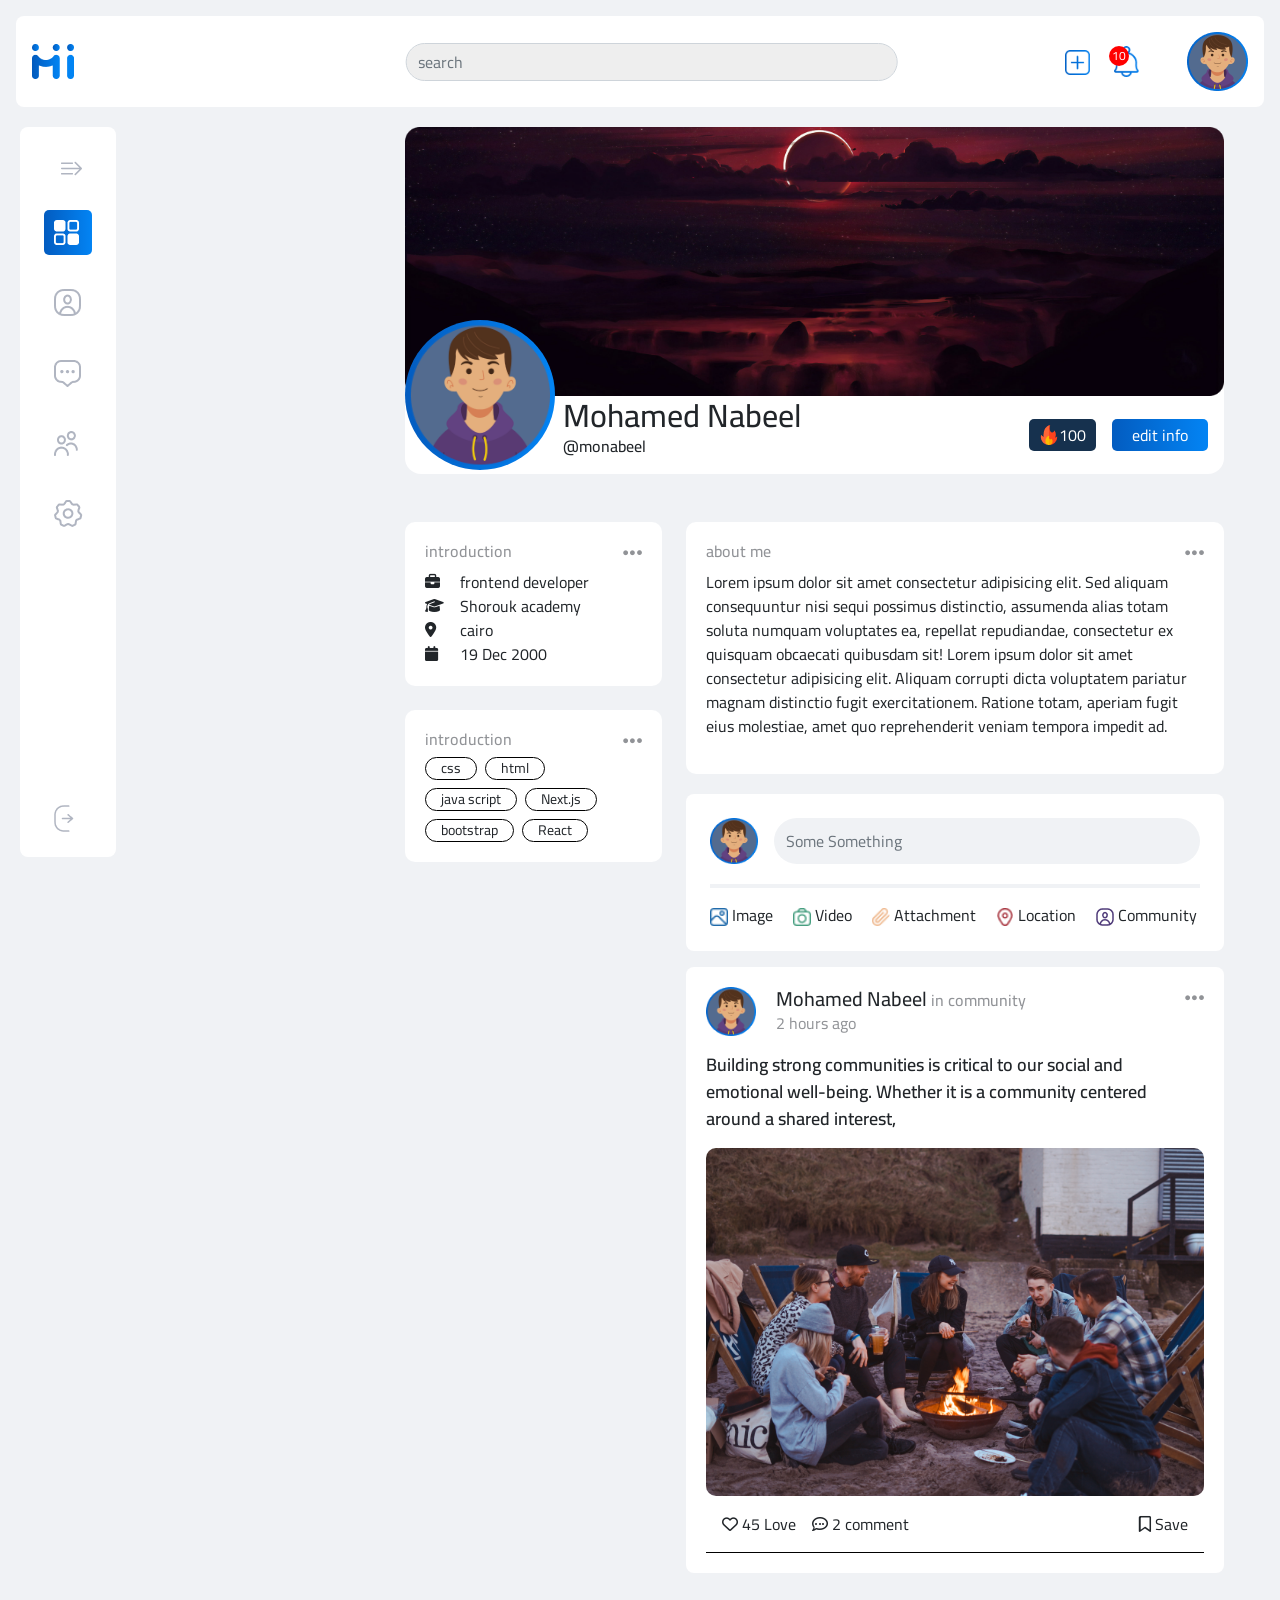
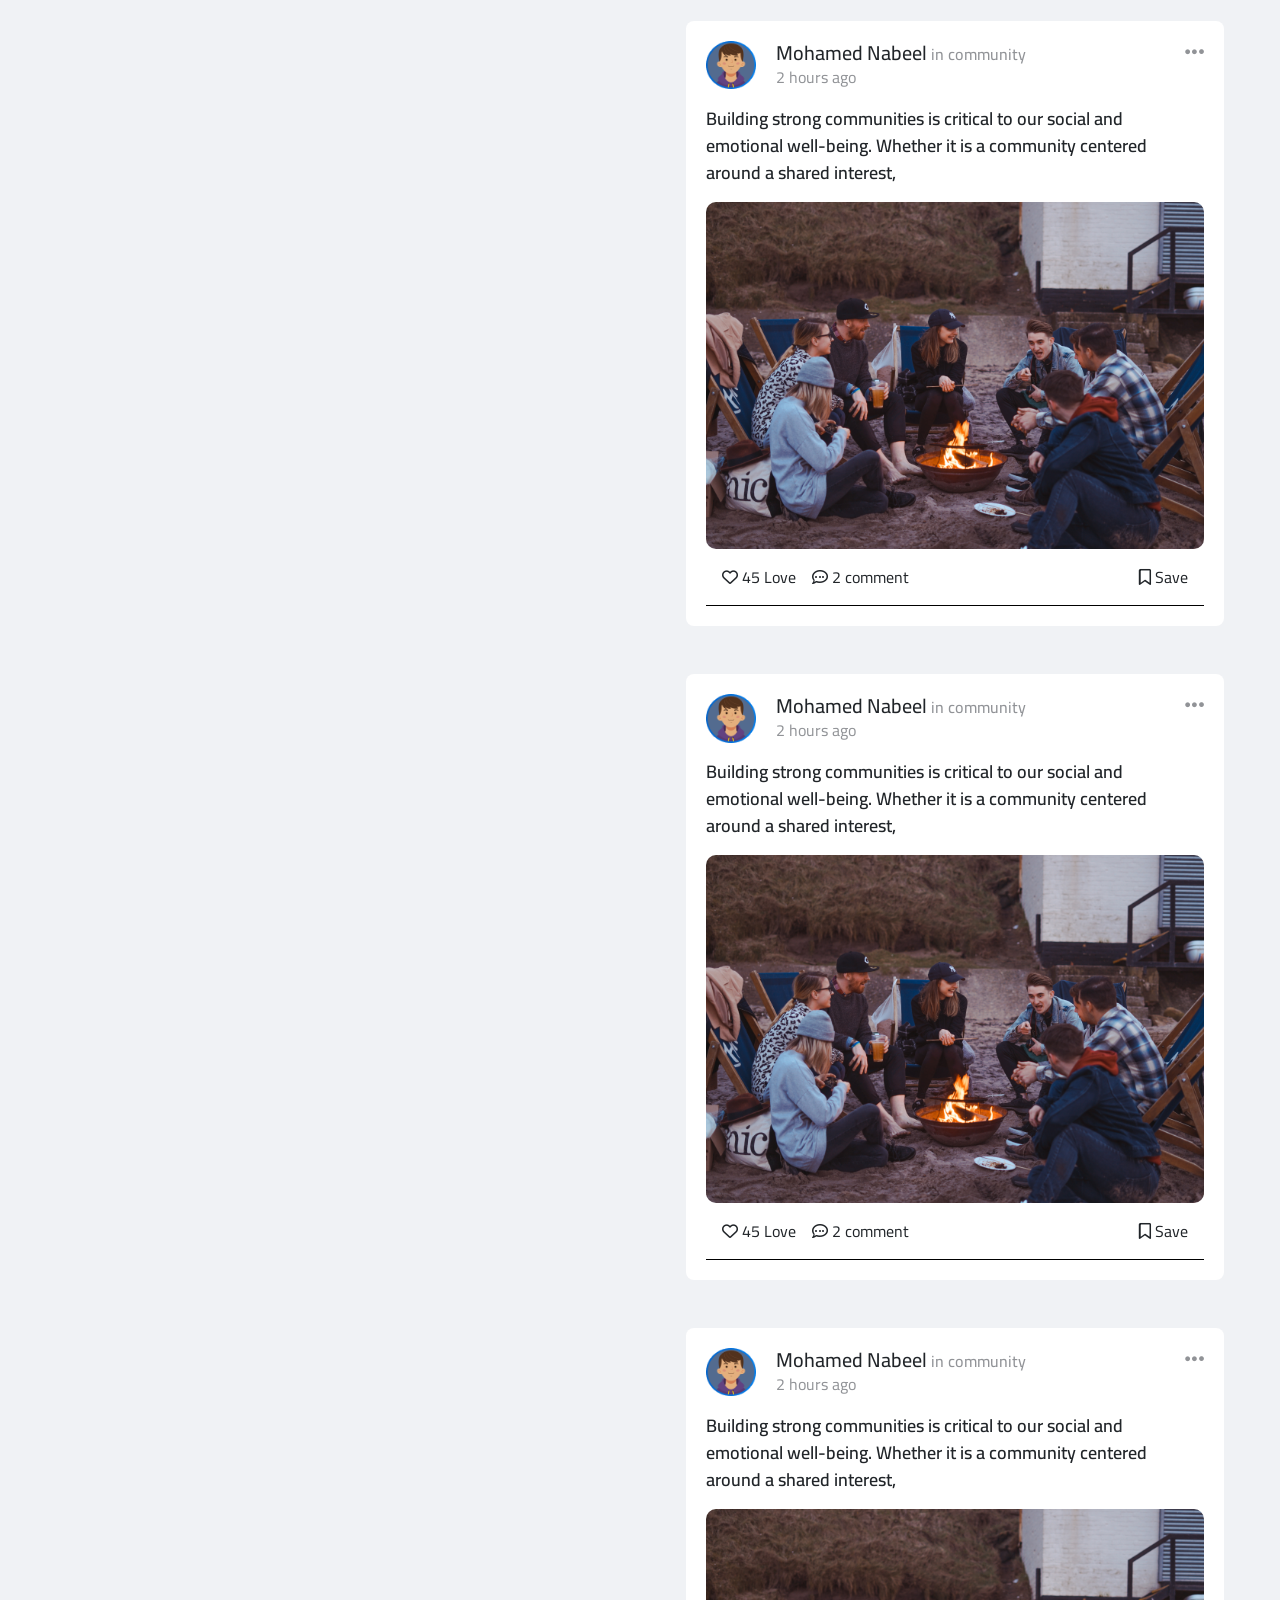
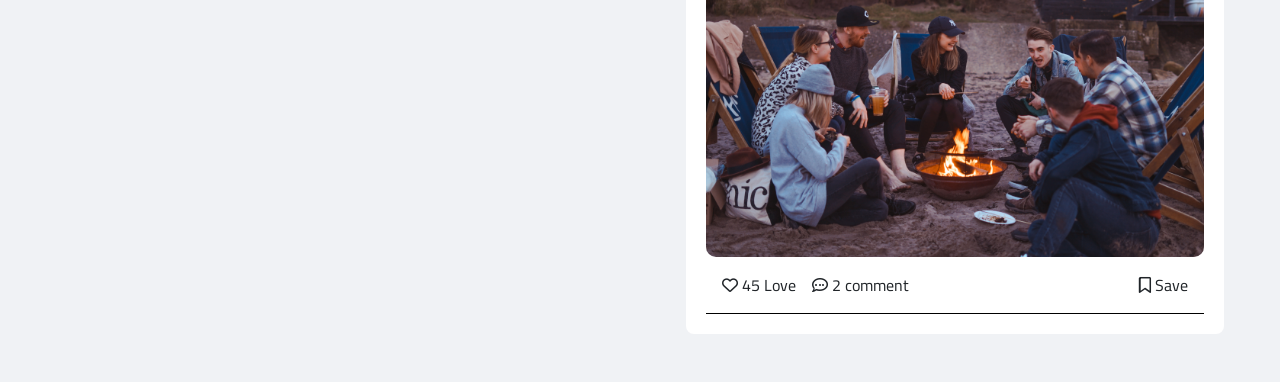
<file: profile.html>
<!DOCTYPE html>
<html lang="en">

<head>
    <meta charset="UTF-8">
    <meta http-equiv="X-UA-Compatible" content="IE=edge">
    <meta name="viewport" content="width=device-width, initial-scale=1.0">
    <link rel="stylesheet" href="./assets/css/bootstrap.min.css">
    <link rel="stylesheet" href="https://cdnjs.cloudflare.com/ajax/libs/font-awesome/6.4.0/css/all.min.css"
        integrity="sha512-iecdLmaskl7CVkqkXNQ/ZH/XLlvWZOJyj7Yy7tcenmpD1ypASozpmT/E0iPtmFIB46ZmdtAc9eNBvH0H/ZpiBw=="
        crossorigin="anonymous" referrerpolicy="no-referrer" />
    <link rel="stylesheet" href="./assets/css/style.css">
    <title>MI Community</title>
</head>

<body>

    <nav class="navbar ">
        <div class="container-fluid bg-white my-2 mx-3 rounded-3 p-3">
            <div class="row align-items-center justify-content-between">
                <div class="col-md-2 special">
                    <div class="nav-brand">
                        <img src="./assets/img/HI LOGO 1.png" alt="Logo mi community">
                    </div>
                </div>
                <div class="col-md-5">

                    <div class="search profile">
                        <input type="search" class="form-control rounded-pill" id="SearchNav" placeholder="search">
                    </div>
                </div>
                <div class="col-md-3">

                    <div class="profile-info d-flex gap-5 justify-content-end align-items-center">
                        <ul class="d-flex gap-4 align-items-center position-relative">
                            <li><img src="./assets/img/Add.png" alt="" class="img-fluid"></li>
                            <li class="notifi" id="notifi">
                                <div class="img d-flex align-items-center gap-2">
                                    <img src="./assets/img/notifiction.png" alt="" class="img-fluid">
                                    <h3 class="fs-6 m-0 p-0">Notifictions</h3>
                                    <span class="num">10</span>
                                </div>
                            </li>
                            <div class="notifi_wrapper">
                                <div class="setting d-flex justify-content-between mb-3">
                                    <p class="p-0 m-0">new</p>
                                    <a href="#">read All</a>
                                </div>
                                <div class="notifiBox d-flex gap-3 align-items-center">
                                    <div class="img"><img src="./assets/img/Group 2984.png" alt="" class="img-fluid">
                                    </div>
                                    <div class="info">
                                        <h4>Youssif Elhelaly, <span>added 26 new photos</span></h4>
                                        <p>14 min</p>
                                    </div>

                                </div>
                            </div>
                        </ul>
                        <div class="profileIMG">
                            <img src="./assets/img/Group 2984.png" alt="profile photo">
                        </div>
                    </div>
                </div>

            </div>

        </div>
    </nav>

    <section class="profile home p-2">
        <div class="container-fluid">
            <div class="row flex-nowrap">

                <div class="col-md-2 special" id="special">
                    <div class="leftSide bg-white  p-4 rounded-3">
                        <div class="head mb-4">
                            <h3>Hi Community</h3>
                            <img src="./assets/img/arrow-right-svgrepo-com 1.png" alt="menu icon">
                        </div>
                        <ul class="d-flex flex-column justify-content-between">
                            <div class="upper d-flex flex-column gap-4">

                                <li><a class="leftSideOption active" href="#"><img src="./assets/img/Vector.png" alt="">
                                        <span>Home</span></a></li>
                                <li><a href="#" class="leftSideOption"><img src="./assets/img/Icon.png"
                                            alt=""><span>Profile</span></a></li>
                                <li><a href="#" class="leftSideOption"><img src="./assets/img/chat.png"
                                            alt=""><span>Chat</span></a></li>
                                <li><a href="#" class="leftSideOption"><img src="./assets/img/community.png"
                                            alt=""><span>Community</span></a>
                                </li>
                                <li><a href="#" class="leftSideOption"><img src="./assets/img/setting.png"
                                            alt=""><span>Setting</span></a></li>
                            </div>
                            <div class="down">
                                <li><a href="#" class="leftSideOption"><img src="./assets/img/logOut.png"
                                            alt=""><span>logout</span></a>
                                </li>
                            </div>
                        </ul>
                    </div>
                </div>
                <div class="col-md-8">
                    <div class="profileUser bg-white rounded-4">
                        <div class="coverIMG">
                            <img src="./assets/img/CoverProfileImg.png" alt="cover img" class="img-fluid">
                        </div>
                        <div class="UserInfo d-flex justify-content-between align-items-center">
                            <div class="details d-flex align-items-center">
                                <div class="img">
                                    <img src="./assets/img/ProfileIMG.png" alt="profile">
                                </div>
                                <div class="name">
                                    <h2>Mohamed Nabeel</h2>
                                    <p>@monabeel</p>
                                </div>
                            </div>
                            <div class="buttons me-3 d-flex gap-3">
                                <button class="follow d-flex align-items-center"><img src="./assets/img/fire (1) 1.png"
                                        alt="fire"> 100</button>
                                <button class="edit">edit info</button>
                            </div>
                        </div>
                    </div>
                    <div class="InfoProfile mt-5">
                        <div class="row justify-content-between">
                            <div class="col-md-4 ">
                                <div class="left">
                                    <div class="introduction bg-white">
                                        <div class="introHead d-flex justify-content-between">
                                            <h2>introduction</h2>
                                            <div class="options">
                                                <i class="fa-solid fa-ellipsis" id="introOptionBTN"></i>
                                                <div class="menu" id="introOptionMenu">
                                                    <ul class="d-flex flex-column gap-1">
                                                        <li><button>Edit Post</button></li>
                                                        <li><button>Delete Post</button></li>
                                                    </ul>
                                                </div>
                                            </div>
                                        </div>
                                        <ul>
                                            <li>
                                                <i class="fa-solid fa-briefcase"></i>
                                                frontend developer
                                            </li>
                                            <li>
                                                <i class="fa-solid fa-graduation-cap"></i>
                                                Shorouk academy
                                            </li>
                                            <li>
                                                <i class="fa-solid fa-location-dot"></i>
                                                cairo
                                            </li>
                                            <li>
                                                <i class="fa-solid fa-calendar"></i>
                                                19 Dec 2000
                                            </li>
                                        </ul>
                                    </div>
                                    <div class="intersts bg-white mt-4">
                                        <div class="interstHead d-flex justify-content-between">
                                            <h2>introduction</h2>
                                            <div class="options">
                                                <i class="fa-solid fa-ellipsis" id="insertOptionBTN"></i>
                                                <div class="menu" id="insertOptionMenu">
                                                    <ul class="d-flex flex-column gap-1">
                                                        <li><button>Edit Post</button></li>
                                                        <li><button>Delete Post</button></li>
                                                    </ul>
                                                </div>
                                            </div>
                                        </div>
                                        <div class="interst_wrapper d-flex gap-2 flex-wrap">
                                            <div class="interst red">
                                                css
                                            </div>
                                            <div class="interst green">
                                                html
                                            </div>
                                            <div class="interst mov">
                                                java script
                                            </div>
                                            <div class="interst yellow">
                                                Next.js
                                            </div>
                                            <div class="interst mov">
                                                bootstrap
                                            </div>
                                            <div class="interst mov">
                                                React
                                            </div>
                                        </div>
                                    </div>
                                </div>
                            </div>
                            <div class="col-md-8">
                                <div class="middle">
                                    <div class="about">
                                        <div class="aboutHead d-flex justify-content-between">
                                            <h2>about me</h2>
                                            <div class="options">
                                                <i class="fa-solid fa-ellipsis" id="aboutOptionBTN"></i>
                                                <div class="menu" id="aboutOptionMenu">
                                                    <ul class="d-flex flex-column gap-1">
                                                        <li><button>Edit Post</button></li>
                                                        <li><button>Delete Post</button></li>
                                                    </ul>
                                                </div>
                                            </div>
                                        </div>
                                        <p>Lorem ipsum dolor sit amet consectetur adipisicing elit. Sed aliquam
                                            consequuntur nisi sequi possimus distinctio, assumenda alias totam soluta
                                            numquam voluptates ea, repellat repudiandae, consectetur ex quisquam
                                            obcaecati quibusdam sit! Lorem ipsum dolor sit amet consectetur adipisicing
                                            elit. Aliquam corrupti dicta voluptatem pariatur magnam distinctio fugit
                                            exercitationem. Ratione totam, aperiam fugit eius molestiae, amet quo
                                            reprehenderit veniam tempora impedit ad.</p>
                                    </div>
                                    <form class="createPost bg-white rounded-3 p-4 mb-3">
                                        <div class="head d-flex gap-3">
                                            <div class="img"><img src="./assets/img/Group 2984.png" alt="user photo"
                                                    class="img-fluid"></div>
                                            <input type="text" class="form-control rounded-pill" id="CreatePost"
                                                placeholder="Some Something">

                                        </div>
                                        <div class="media">
                                            <ul>
                                                <li>
                                                    <div class="img">
                                                        <img src="./assets/img/picture 1.png" alt="photo icon">
                                                        <span>Image</span>
                                                    </div>
                                                    <input type="file">
                                                </li>
                                                <li>
                                                    <div class="img">
                                                        <img src="./assets/img/camera 1.png" alt="photo icon">
                                                        <span>Video</span>
                                                    </div>
                                                    <input type="file" style="cursor: pointer">
                                                </li>
                                                <li>
                                                    <div class="img">
                                                        <img src="./assets/img/paper.png" alt="photo icon">
                                                        <span>Attachment</span>
                                                    </div>
                                                    <input type="file">
                                                </li>
                                                <li>
                                                    <div class="img">
                                                        <img src="./assets/img/LocationPost.png" alt="photo icon">
                                                        <span>Location</span>
                                                    </div>
                                                    <input type="file">
                                                </li>
                                                <li>
                                                    <div class="img">
                                                        <img src="./assets/img/communityPost.png" alt="photo icon">
                                                        <span>Community</span>
                                                    </div>
                                                    <input type="file">
                                                </li>
                                            </ul>
                                        </div>
                                    </form>
                                    <div class="posts_wrapper">

                                        <div class="post bg-white rounded-3 mb-5">
                                            <div class="headPost d-flex justify-content-between">
                                                <div class="info d-flex">
                                                    <div class="img"><img src="./assets/img/Group 2984.png" alt=""
                                                            class="img-fluid">
                                                    </div>
                                                    <div class="details">
                                                        <h2>Mohamed Nabeel <span>in community</span></h2>
                                                        <p>2 hours ago</p>
                                                    </div>
                                                </div>

                                                <div class="options">
                                                    <i class="fa-solid fa-ellipsis" id="PostOptionBTN"></i>
                                                    <div class="menu" id="postOptionMenu">
                                                        <ul class="d-flex flex-column gap-1">
                                                            <li><button>Edit Post</button></li>
                                                            <li><button>Delete Post</button></li>
                                                        </ul>
                                                    </div>
                                                </div>
                                            </div>
                                            <div class="captionPost">
                                                <p>Building strong communities is critical to our social and emotional
                                                    well-being.
                                                    Whether it is a community centered around a shared interest,</p>
                                            </div>
                                            <div class="mediaPost">
                                                <img src="./assets/img/MediaPost.png" alt="" class="img-fluid">
                                            </div>
                                            <div class="actionPost m-3 d-flex justify-content-between">
                                                <div class="reaction">
                                                    <ul class=" d-flex gap-3">
                                                        <li class="love" id="lovePostParent"><i id="lovePost"
                                                                class="fa-regular fa-heart"></i>
                                                            <span>45</span> Love
                                                        </li>
                                                        <li class="comment" id="commentPostParent"><i
                                                                class="fa-regular fa-comment-dots"></i> <span>2</span>
                                                            comment</li>
                                                    </ul>
                                                </div>
                                                <div class="save" id="savePostParent"><i id="savePost"
                                                        class="fa-regular fa-bookmark"></i> Save</div>
                                            </div>
                                            <div class="commentSection" id="commentSection">
                                                <div class="commentSort">
                                                    <select name="sort_Comment" id="">
                                                        <option value="AllComment">All Comments</option>
                                                        <option value="MostRecent">Most Recent</option>
                                                    </select>
                                                </div>
                                                <div class="commentPost_wrapper my-2">
                                                    <div class="comment">
                                                        <div class="commentDetails d-flex gap-3">
                                                            <div class="commentIMG">
                                                                <img src="./assets/img/Group 2984.png" alt=""
                                                                    class="img-fluid">
                                                            </div>
                                                            <div class="commentInfo">
                                                                <h3 class="m-0">Fatima mahmoud</h3>
                                                                <p>Hello my friends in this wonderful community. it was
                                                                    a very
                                                                    wonderful
                                                                    day. ihope to repeat it again</p>
                                                            </div>
                                                        </div>
                                                        <div class="commentReaction">
                                                            <ul class=" d-flex gap-3">
                                                                <li class="love" id="loveCommentParent"><i id="lovePost"
                                                                        class="fa-regular fa-heart"></i>
                                                                    <span>5</span> Love
                                                                </li>
                                                                <li class="reply" id="replyCommentParent"><i
                                                                        class="fa-regular fa-comment-dots"></i>
                                                                    <span>2</span>
                                                                    reply
                                                                </li>
                                                            </ul>
                                                        </div>
                                                    </div>

                                                </div>
                                                <div class="form d-flex align-items-center gap-3">
                                                    <div class="img"><img src="./assets/img/Group 2984.png" alt=""
                                                            class="img-fluid">
                                                    </div>
                                                    <div class="addComment flex-grow-1 d-flex align-items-center">
                                                        <input type="text" class="flex-grow-1"
                                                            placeholder="What's in your mind?">
                                                        <div class="actions d-flex gap-2">
                                                            <i class="fa-regular fa-image"></i>
                                                            <i class="fa-solid fa-camera"></i>
                                                            <i class="fa-solid fa-paperclip"></i>
                                                            <i class="fa-regular fa-face-grin"></i>
                                                            <button><i class="fa-regular fa-paper-plane"></i></button>
                                                        </div>
                                                    </div>
                                                </div>
                                            </div>

                                        </div>
                                        <div class="post bg-white rounded-3 mb-5">
                                            <div class="headPost d-flex justify-content-between">
                                                <div class="info d-flex">
                                                    <div class="img"><img src="./assets/img/Group 2984.png" alt=""
                                                            class="img-fluid">
                                                    </div>
                                                    <div class="details">
                                                        <h2>Mohamed Nabeel <span>in community</span></h2>
                                                        <p>2 hours ago</p>
                                                    </div>
                                                </div>

                                                <div class="options">
                                                    <i class="fa-solid fa-ellipsis" id="PostOptionBTN"></i>
                                                    <div class="menu" id="postOptionMenu">
                                                        <ul class="d-flex flex-column gap-1">
                                                            <li><button>Edit Post</button></li>
                                                            <li><button>Delete Post</button></li>
                                                        </ul>
                                                    </div>
                                                </div>
                                            </div>
                                            <div class="captionPost">
                                                <p>Building strong communities is critical to our social and emotional
                                                    well-being.
                                                    Whether it is a community centered around a shared interest,</p>
                                            </div>
                                            <div class="mediaPost">
                                                <img src="./assets/img/MediaPost.png" alt="" class="img-fluid">
                                            </div>
                                            <div class="actionPost m-3 d-flex justify-content-between">
                                                <div class="reaction">
                                                    <ul class=" d-flex gap-3">
                                                        <li class="love" id="lovePostParent"><i id="lovePost"
                                                                class="fa-regular fa-heart"></i>
                                                            <span>45</span> Love
                                                        </li>
                                                        <li class="comment" id="commentPostParent"><i
                                                                class="fa-regular fa-comment-dots"></i> <span>2</span>
                                                            comment</li>
                                                    </ul>
                                                </div>
                                                <div class="save" id="savePostParent"><i id="savePost"
                                                        class="fa-regular fa-bookmark"></i> Save</div>
                                            </div>
                                            <div class="commentSection" id="commentSection">
                                                <div class="commentSort">
                                                    <select name="sort_Comment" id="">
                                                        <option value="AllComment">All Comments</option>
                                                        <option value="MostRecent">Most Recent</option>
                                                    </select>
                                                </div>
                                                <div class="commentPost_wrapper my-2">
                                                    <div class="comment">
                                                        <div class="commentDetails d-flex gap-3">
                                                            <div class="commentIMG">
                                                                <img src="./assets/img/Group 2984.png" alt=""
                                                                    class="img-fluid">
                                                            </div>
                                                            <div class="commentInfo">
                                                                <h3 class="m-0">Fatima mahmoud</h3>
                                                                <p>Hello my friends in this wonderful community. it was
                                                                    a very
                                                                    wonderful
                                                                    day. ihope to repeat it again</p>
                                                            </div>
                                                        </div>
                                                        <div class="commentReaction">
                                                            <ul class=" d-flex gap-3">
                                                                <li class="love" id="loveCommentParent"><i id="lovePost"
                                                                        class="fa-regular fa-heart"></i>
                                                                    <span>5</span> Love
                                                                </li>
                                                                <li class="reply" id="replyCommentParent"><i
                                                                        class="fa-regular fa-comment-dots"></i>
                                                                    <span>2</span>
                                                                    reply
                                                                </li>
                                                            </ul>
                                                        </div>
                                                    </div>

                                                </div>
                                                <div class="form d-flex align-items-center gap-3">
                                                    <div class="img"><img src="./assets/img/Group 2984.png" alt=""
                                                            class="img-fluid">
                                                    </div>
                                                    <div class="addComment flex-grow-1 d-flex align-items-center">
                                                        <input type="text" class="flex-grow-1"
                                                            placeholder="What's in your mind?">
                                                        <div class="actions d-flex gap-2">
                                                            <i class="fa-regular fa-image"></i>
                                                            <i class="fa-solid fa-camera"></i>
                                                            <i class="fa-solid fa-paperclip"></i>
                                                            <i class="fa-regular fa-face-grin"></i>
                                                            <button><i class="fa-regular fa-paper-plane"></i></button>
                                                        </div>
                                                    </div>
                                                </div>
                                            </div>

                                        </div>
                                        <div class="post bg-white rounded-3 mb-5">
                                            <div class="headPost d-flex justify-content-between">
                                                <div class="info d-flex">
                                                    <div class="img"><img src="./assets/img/Group 2984.png" alt=""
                                                            class="img-fluid">
                                                    </div>
                                                    <div class="details">
                                                        <h2>Mohamed Nabeel <span>in community</span></h2>
                                                        <p>2 hours ago</p>
                                                    </div>
                                                </div>

                                                <div class="options">
                                                    <i class="fa-solid fa-ellipsis" id="PostOptionBTN"></i>
                                                    <div class="menu" id="postOptionMenu">
                                                        <ul class="d-flex flex-column gap-1">
                                                            <li><button>Edit Post</button></li>
                                                            <li><button>Delete Post</button></li>
                                                        </ul>
                                                    </div>
                                                </div>
                                            </div>
                                            <div class="captionPost">
                                                <p>Building strong communities is critical to our social and emotional
                                                    well-being.
                                                    Whether it is a community centered around a shared interest,</p>
                                            </div>
                                            <div class="mediaPost">
                                                <img src="./assets/img/MediaPost.png" alt="" class="img-fluid">
                                            </div>
                                            <div class="actionPost m-3 d-flex justify-content-between">
                                                <div class="reaction">
                                                    <ul class=" d-flex gap-3">
                                                        <li class="love" id="lovePostParent"><i id="lovePost"
                                                                class="fa-regular fa-heart"></i>
                                                            <span>45</span> Love
                                                        </li>
                                                        <li class="comment" id="commentPostParent"><i
                                                                class="fa-regular fa-comment-dots"></i> <span>2</span>
                                                            comment</li>
                                                    </ul>
                                                </div>
                                                <div class="save" id="savePostParent"><i id="savePost"
                                                        class="fa-regular fa-bookmark"></i> Save</div>
                                            </div>
                                            <div class="commentSection" id="commentSection">
                                                <div class="commentSort">
                                                    <select name="sort_Comment" id="">
                                                        <option value="AllComment">All Comments</option>
                                                        <option value="MostRecent">Most Recent</option>
                                                    </select>
                                                </div>
                                                <div class="commentPost_wrapper my-2">
                                                    <div class="comment">
                                                        <div class="commentDetails d-flex gap-3">
                                                            <div class="commentIMG">
                                                                <img src="./assets/img/Group 2984.png" alt=""
                                                                    class="img-fluid">
                                                            </div>
                                                            <div class="commentInfo">
                                                                <h3 class="m-0">Fatima mahmoud</h3>
                                                                <p>Hello my friends in this wonderful community. it was
                                                                    a very
                                                                    wonderful
                                                                    day. ihope to repeat it again</p>
                                                            </div>
                                                        </div>
                                                        <div class="commentReaction">
                                                            <ul class=" d-flex gap-3">
                                                                <li class="love" id="loveCommentParent"><i id="lovePost"
                                                                        class="fa-regular fa-heart"></i>
                                                                    <span>5</span> Love
                                                                </li>
                                                                <li class="reply" id="replyCommentParent"><i
                                                                        class="fa-regular fa-comment-dots"></i>
                                                                    <span>2</span>
                                                                    reply
                                                                </li>
                                                            </ul>
                                                        </div>
                                                    </div>

                                                </div>
                                                <div class="form d-flex align-items-center gap-3">
                                                    <div class="img"><img src="./assets/img/Group 2984.png" alt=""
                                                            class="img-fluid">
                                                    </div>
                                                    <div class="addComment flex-grow-1 d-flex align-items-center">
                                                        <input type="text" class="flex-grow-1"
                                                            placeholder="What's in your mind?">
                                                        <div class="actions d-flex gap-2">
                                                            <i class="fa-regular fa-image"></i>
                                                            <i class="fa-solid fa-camera"></i>
                                                            <i class="fa-solid fa-paperclip"></i>
                                                            <i class="fa-regular fa-face-grin"></i>
                                                            <button><i class="fa-regular fa-paper-plane"></i></button>
                                                        </div>
                                                    </div>
                                                </div>
                                            </div>

                                        </div>
                                        <div class="post bg-white rounded-3 mb-5">
                                            <div class="headPost d-flex justify-content-between">
                                                <div class="info d-flex">
                                                    <div class="img"><img src="./assets/img/Group 2984.png" alt=""
                                                            class="img-fluid">
                                                    </div>
                                                    <div class="details">
                                                        <h2>Mohamed Nabeel <span>in community</span></h2>
                                                        <p>2 hours ago</p>
                                                    </div>
                                                </div>

                                                <div class="options">
                                                    <i class="fa-solid fa-ellipsis" id="PostOptionBTN"></i>
                                                    <div class="menu" id="postOptionMenu">
                                                        <ul class="d-flex flex-column gap-1">
                                                            <li><button>Edit Post</button></li>
                                                            <li><button>Delete Post</button></li>
                                                        </ul>
                                                    </div>
                                                </div>
                                            </div>
                                            <div class="captionPost">
                                                <p>Building strong communities is critical to our social and emotional
                                                    well-being.
                                                    Whether it is a community centered around a shared interest,</p>
                                            </div>
                                            <div class="mediaPost">
                                                <img src="./assets/img/MediaPost.png" alt="" class="img-fluid">
                                            </div>
                                            <div class="actionPost m-3 d-flex justify-content-between">
                                                <div class="reaction">
                                                    <ul class=" d-flex gap-3">
                                                        <li class="love" id="lovePostParent"><i id="lovePost"
                                                                class="fa-regular fa-heart"></i>
                                                            <span>45</span> Love
                                                        </li>
                                                        <li class="comment" id="commentPostParent"><i
                                                                class="fa-regular fa-comment-dots"></i> <span>2</span>
                                                            comment</li>
                                                    </ul>
                                                </div>
                                                <div class="save" id="savePostParent"><i id="savePost"
                                                        class="fa-regular fa-bookmark"></i> Save</div>
                                            </div>
                                            <div class="commentSection" id="commentSection">
                                                <div class="commentSort">
                                                    <select name="sort_Comment" id="">
                                                        <option value="AllComment">All Comments</option>
                                                        <option value="MostRecent">Most Recent</option>
                                                    </select>
                                                </div>
                                                <div class="commentPost_wrapper my-2">
                                                    <div class="comment">
                                                        <div class="commentDetails d-flex gap-3">
                                                            <div class="commentIMG">
                                                                <img src="./assets/img/Group 2984.png" alt=""
                                                                    class="img-fluid">
                                                            </div>
                                                            <div class="commentInfo">
                                                                <h3 class="m-0">Fatima mahmoud</h3>
                                                                <p>Hello my friends in this wonderful community. it was
                                                                    a very
                                                                    wonderful
                                                                    day. ihope to repeat it again</p>
                                                            </div>
                                                        </div>
                                                        <div class="commentReaction">
                                                            <ul class=" d-flex gap-3">
                                                                <li class="love" id="loveCommentParent"><i id="lovePost"
                                                                        class="fa-regular fa-heart"></i>
                                                                    <span>5</span> Love
                                                                </li>
                                                                <li class="reply" id="replyCommentParent"><i
                                                                        class="fa-regular fa-comment-dots"></i>
                                                                    <span>2</span>
                                                                    reply
                                                                </li>
                                                            </ul>
                                                        </div>
                                                    </div>

                                                </div>
                                                <div class="form d-flex align-items-center gap-3">
                                                    <div class="img"><img src="./assets/img/Group 2984.png" alt=""
                                                            class="img-fluid">
                                                    </div>
                                                    <div class="addComment flex-grow-1 d-flex align-items-center">
                                                        <input type="text" class="flex-grow-1"
                                                            placeholder="What's in your mind?">
                                                        <div class="actions d-flex gap-2">
                                                            <i class="fa-regular fa-image"></i>
                                                            <i class="fa-solid fa-camera"></i>
                                                            <i class="fa-solid fa-paperclip"></i>
                                                            <i class="fa-regular fa-face-grin"></i>
                                                            <button><i class="fa-regular fa-paper-plane"></i></button>
                                                        </div>
                                                    </div>
                                                </div>
                                            </div>

                                        </div>

                                    </div>
                                </div>
                            </div>
                        </div>
                    </div>

                </div>
            </div>
        </div>
    </section>

    <script src="./assets/js/bootstrap.bundle.min.js"></script>
    <script src="./assets/js/script.js"></script>
</body>

</html>
</file>
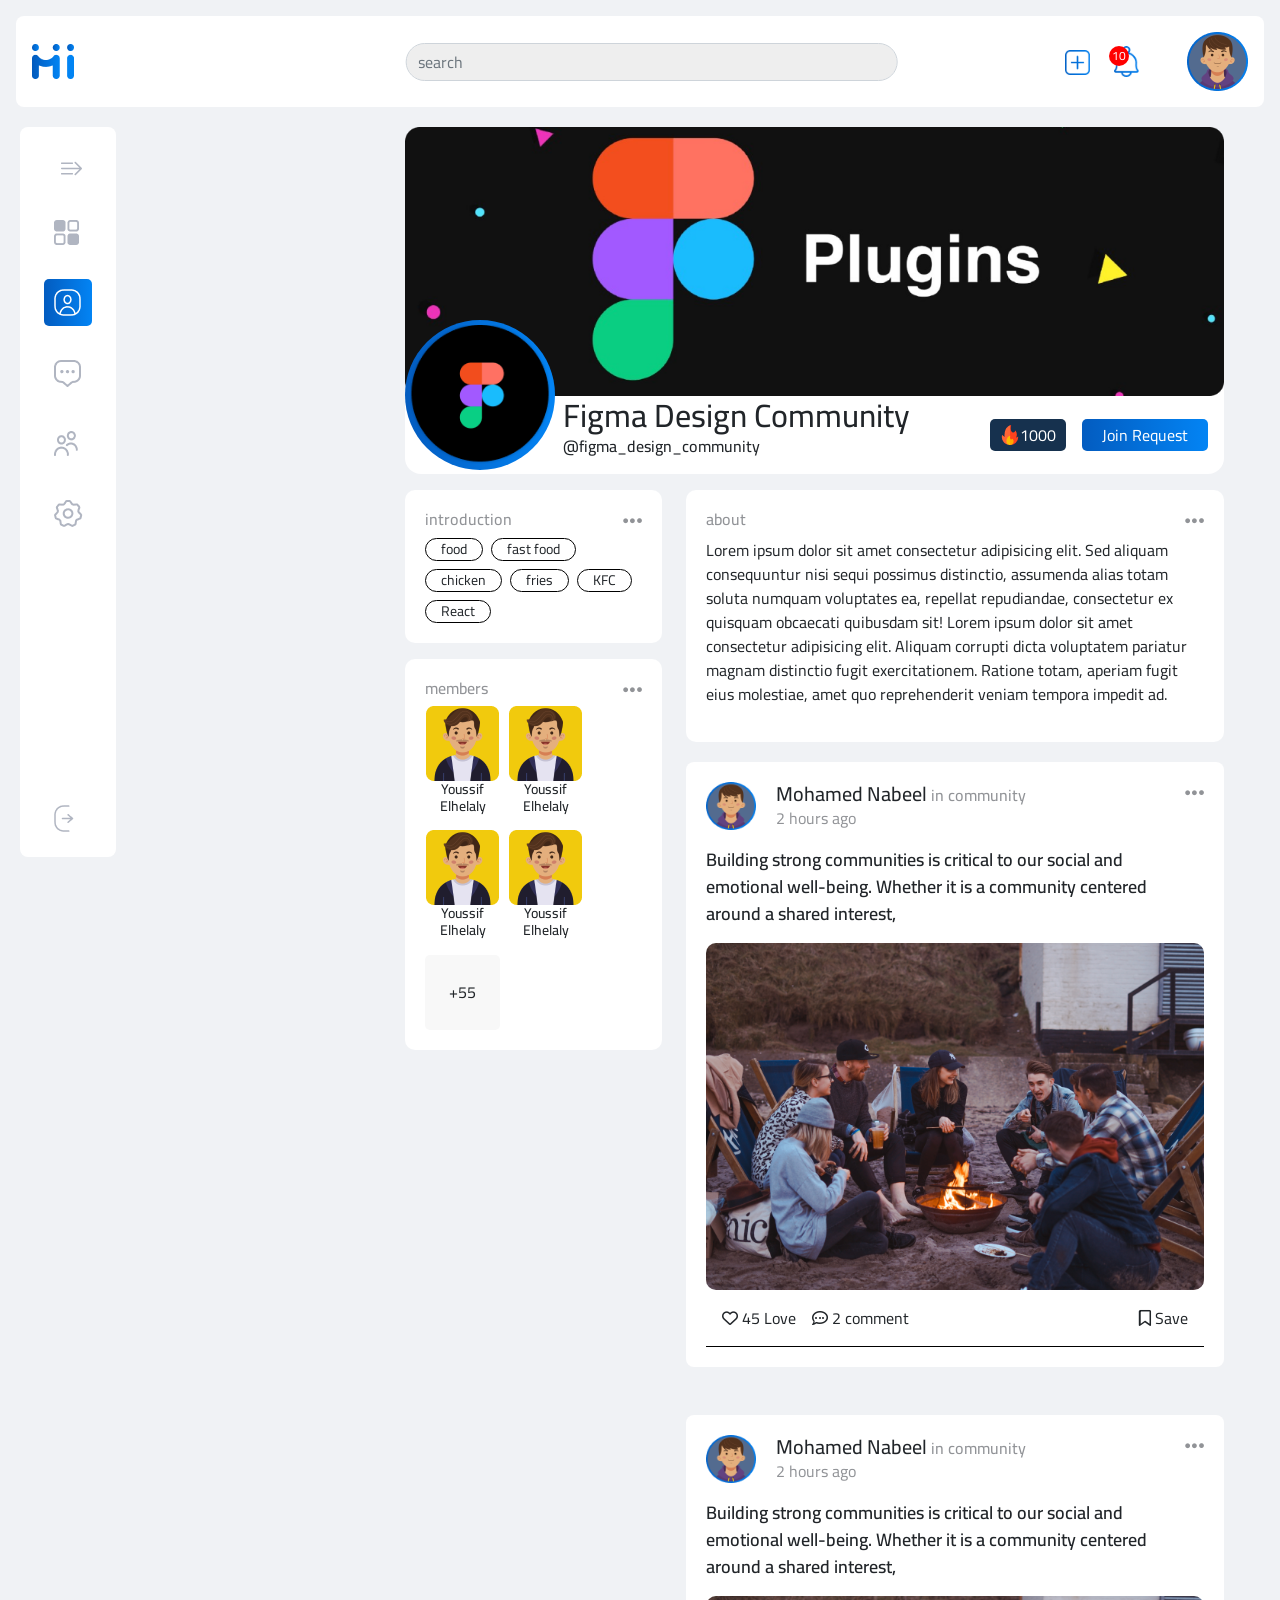
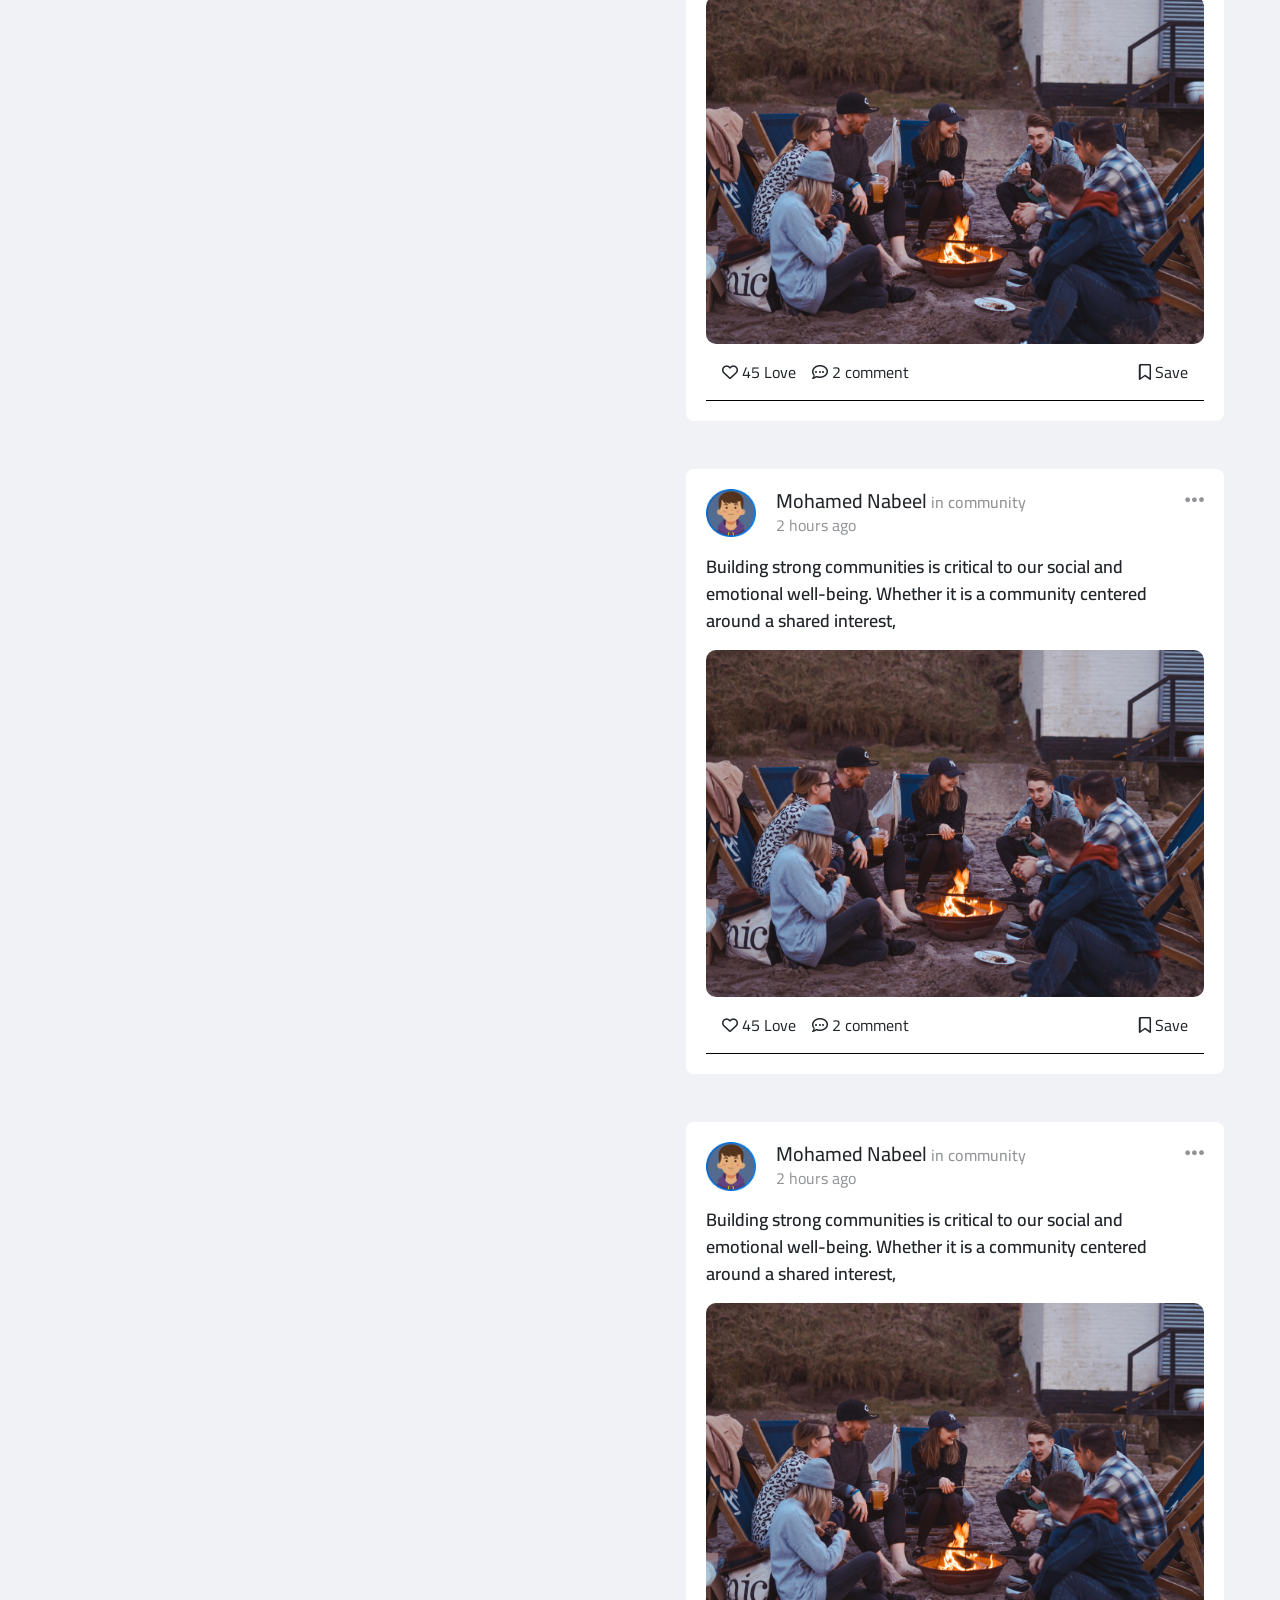
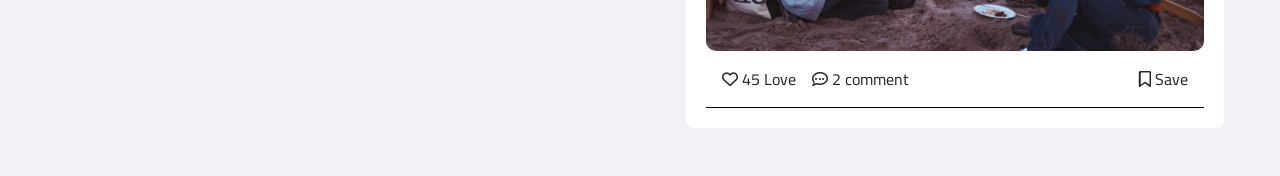
<file: profilecommunity.html>
<!DOCTYPE html>
<html lang="en">

<head>
    <meta charset="UTF-8">
    <meta http-equiv="X-UA-Compatible" content="IE=edge">
    <meta name="viewport" content="width=device-width, initial-scale=1.0">
    <link rel="stylesheet" href="./assets/css/bootstrap.min.css">
    <link rel="stylesheet" href="https://cdnjs.cloudflare.com/ajax/libs/font-awesome/6.4.0/css/all.min.css"
        integrity="sha512-iecdLmaskl7CVkqkXNQ/ZH/XLlvWZOJyj7Yy7tcenmpD1ypASozpmT/E0iPtmFIB46ZmdtAc9eNBvH0H/ZpiBw=="
        crossorigin="anonymous" referrerpolicy="no-referrer" />
    <link rel="stylesheet" href="./assets/css/style.css">
    <title>MI Community</title>
</head>

<body>

    <nav class="navbar ">
        <div class="container-fluid bg-white my-2 mx-3 rounded-3 p-3">
            <div class="row align-items-center justify-content-between">
                <div class="col-md-2 special">
                    <div class="nav-brand">
                        <img src="./assets/img/HI LOGO 1.png" alt="Logo mi community">
                    </div>
                </div>
                <div class="col-md-5">

                    <div class="search profile">
                        <input type="search" class="form-control rounded-pill" id="SearchNav" placeholder="search">
                    </div>
                </div>
                <div class="col-md-3">

                    <div class="profile-info d-flex gap-5 justify-content-end align-items-center">
                        <ul class="d-flex gap-4 align-items-center position-relative">
                            <li><img src="./assets/img/Add.png" alt="" class="img-fluid"></li>
                            <li class="notifi" id="notifi">
                                <div class="img d-flex align-items-center gap-2">
                                    <img src="./assets/img/notifiction.png" alt="" class="img-fluid">
                                    <h3 class="fs-6 m-0 p-0">Notifictions</h3>
                                    <span class="num">10</span>
                                </div>
                            </li>
                            <div class="notifi_wrapper">
                                <div class="setting d-flex justify-content-between mb-3">
                                    <p class="p-0 m-0">new</p>
                                    <a href="#">read All</a>
                                </div>
                                <div class="notifiBox d-flex gap-3 align-items-center">
                                    <div class="img"><img src="./assets/img/Group 2984.png" alt="" class="img-fluid">
                                    </div>
                                    <div class="info">
                                        <h4>Youssif Elhelaly, <span>added 26 new photos</span></h4>
                                        <p>14 min</p>
                                    </div>

                                </div>
                            </div>
                        </ul>
                        <div class="profileIMG">
                            <img src="./assets/img/Group 2984.png" alt="profile photo">
                        </div>
                    </div>
                </div>

            </div>

        </div>
    </nav>

    <section class="profile home p-2">
        <div class="container-fluid">
            <div class="row flex-nowrap">

                <div class="col-md-2 special" id="special">
                    <div class="leftSide bg-white  p-4 rounded-3">
                        <div class="head mb-4">
                            <h3>Hi Community</h3>
                            <img src="./assets/img/arrow-right-svgrepo-com 1.png" alt="menu icon">
                        </div>
                        <ul class="d-flex flex-column justify-content-between">
                            <div class="upper d-flex flex-column gap-4">

                                <li><a class="leftSideOption" href="#"><img src="./assets/img/homeGray_.png" alt="">
                                        <span>Home</span></a></li>
                                <li><a href="#" class="leftSideOption active"><img src="./assets/img/profileWhite.png"
                                            alt=""><span>Profile</span></a></li>
                                <li><a href="#" class="leftSideOption"><img src="./assets/img/chat.png"
                                            alt=""><span>Chat</span></a></li>
                                <li><a href="#" class="leftSideOption"><img src="./assets/img/community.png"
                                            alt=""><span>Community</span></a>
                                </li>
                                <li><a href="#" class="leftSideOption"><img src="./assets/img/setting.png"
                                            alt=""><span>Setting</span></a></li>
                            </div>
                            <div class="down">
                                <li><a href="#" class="leftSideOption"><img src="./assets/img/logOut.png"
                                            alt=""><span>logout</span></a>
                                </li>
                            </div>
                        </ul>
                    </div>
                </div>
                <div class="col-md-8">
                    <div class="profileUser bg-white rounded-4">
                        <div class="coverIMG">
                            <img src="./assets/img/wer 1.png" alt="cover img" class="img-fluid">
                        </div>
                        <div class="UserInfo d-flex justify-content-between align-items-center">
                            <div class="details d-flex align-items-center">
                                <div class="img">
                                    <img src="./assets/img/figma.png" alt="profile">
                                </div>
                                <div class="name">
                                    <h2>Figma Design Community</h2>
                                    <p>@figma_design_community</p>
                                </div>
                            </div>
                            <div class="buttons me-3 d-flex gap-3">
                                <button class="follow d-flex align-items-center"><img src="./assets/img/fire (1) 1.png"
                                        alt="fire"> 1000</button>
                                <button class="edit">Join Request</button>
                            </div>
                        </div>
                    </div>
                    <div class="InfoProfile mt-3">
                        <div class="row justify-content-between">
                            <div class="col-md-4 ">
                                <div class="left">
                                    <div class="intersts bg-white">
                                        <div class="interstHead d-flex justify-content-between">
                                            <h2>introduction</h2>
                                            <div class="options">
                                                <i class="fa-solid fa-ellipsis" id="insertOptionBTN"></i>
                                                <div class="menu" id="insertOptionMenu">
                                                    <ul class="d-flex flex-column gap-1">
                                                        <li><button>Edit Post</button></li>
                                                        <li><button>Delete Post</button></li>
                                                    </ul>
                                                </div>
                                            </div>
                                        </div>
                                        <div class="interst_wrapper d-flex gap-2 flex-wrap">
                                            <div class="interst red">
                                                food
                                            </div>
                                            <div class="interst green">
                                                fast food
                                            </div>
                                            <div class="interst mov">
                                                chicken
                                            </div>
                                            <div class="interst yellow">
                                                fries
                                            </div>
                                            <div class="interst red">
                                                KFC
                                            </div>
                                            <div class="interst mov">
                                                React
                                            </div>
                                        </div>
                                    </div>
                                    <div class="members bg-white mt-3">
                                        <div class="memberHead d-flex justify-content-between">
                                            <h2>members</h2>
                                            <div class="options">
                                                <i class="fa-solid fa-ellipsis" id="insertOptionBTN"></i>
                                                <div class="menu" id="insertOptionMenu">
                                                    <ul class="d-flex flex-column gap-1">
                                                        <li><button>Edit Post</button></li>
                                                        <li><button>Delete Post</button></li>
                                                    </ul>
                                                </div>
                                            </div>
                                        </div>
                                        <div class="members_wrapper d-flex gap-2 flex-wrap">
                                            <div class="member">
                                                <div class="img">
                                                    <img src="./assets/img/Rectangle 317.png" alt="">
                                                </div>
                                                <h2>Youssif Elhelaly</h2>
                                            </div>
                                            <div class="member">
                                                <div class="img">
                                                    <img src="./assets/img/Rectangle 317.png" alt="">
                                                </div>
                                                <h2>Youssif Elhelaly</h2>
                                            </div>
                                            <div class="member">
                                                <div class="img">
                                                    <img src="./assets/img/Rectangle 317.png" alt="">
                                                </div>
                                                <h2>Youssif Elhelaly</h2>
                                            </div>
                                            <div class="member">
                                                <div class="img">
                                                    <img src="./assets/img/Rectangle 317.png" alt="">
                                                </div>
                                                <h2>Youssif Elhelaly</h2>
                                            </div>
                                            <div class="more">+55</div>
                                        </div>
                                    </div>
                                </div>
                            </div>
                            <div class="col-md-8">
                                <div class="middle">
                                    <div class="about">
                                        <div class="aboutHead d-flex justify-content-between">
                                            <h2>about</h2>
                                            <div class="options">
                                                <i class="fa-solid fa-ellipsis" id="aboutOptionBTN"></i>
                                                <div class="menu" id="aboutOptionMenu">
                                                    <ul class="d-flex flex-column gap-1">
                                                        <li><button>Edit Post</button></li>
                                                        <li><button>Delete Post</button></li>
                                                    </ul>
                                                </div>
                                            </div>
                                        </div>
                                        <p>Lorem ipsum dolor sit amet consectetur adipisicing elit. Sed aliquam
                                            consequuntur nisi sequi possimus distinctio, assumenda alias totam soluta
                                            numquam voluptates ea, repellat repudiandae, consectetur ex quisquam
                                            obcaecati quibusdam sit! Lorem ipsum dolor sit amet consectetur adipisicing
                                            elit. Aliquam corrupti dicta voluptatem pariatur magnam distinctio fugit
                                            exercitationem. Ratione totam, aperiam fugit eius molestiae, amet quo
                                            reprehenderit veniam tempora impedit ad.</p>
                                    </div>

                                    <div class="posts_wrapper">

                                        <div class="post bg-white rounded-3 mb-5">
                                            <div class="headPost d-flex justify-content-between">
                                                <div class="info d-flex">
                                                    <div class="img"><img src="./assets/img/Group 2984.png" alt=""
                                                            class="img-fluid">
                                                    </div>
                                                    <div class="details">
                                                        <h2>Mohamed Nabeel <span>in community</span></h2>
                                                        <p>2 hours ago</p>
                                                    </div>
                                                </div>

                                                <div class="options">
                                                    <i class="fa-solid fa-ellipsis" id="PostOptionBTN"></i>
                                                    <div class="menu" id="postOptionMenu">
                                                        <ul class="d-flex flex-column gap-1">
                                                            <li><button>Edit Post</button></li>
                                                            <li><button>Delete Post</button></li>
                                                        </ul>
                                                    </div>
                                                </div>
                                            </div>
                                            <div class="captionPost">
                                                <p>Building strong communities is critical to our social and emotional
                                                    well-being.
                                                    Whether it is a community centered around a shared interest,</p>
                                            </div>
                                            <div class="mediaPost">
                                                <img src="./assets/img/MediaPost.png" alt="" class="img-fluid">
                                            </div>
                                            <div class="actionPost m-3 d-flex justify-content-between">
                                                <div class="reaction">
                                                    <ul class=" d-flex gap-3">
                                                        <li class="love" id="lovePostParent"><i id="lovePost"
                                                                class="fa-regular fa-heart"></i>
                                                            <span>45</span> Love
                                                        </li>
                                                        <li class="comment" id="commentPostParent"><i
                                                                class="fa-regular fa-comment-dots"></i> <span>2</span>
                                                            comment</li>
                                                    </ul>
                                                </div>
                                                <div class="save" id="savePostParent"><i id="savePost"
                                                        class="fa-regular fa-bookmark"></i> Save</div>
                                            </div>
                                            <div class="commentSection" id="commentSection">
                                                <div class="commentSort">
                                                    <select name="sort_Comment" id="">
                                                        <option value="AllComment">All Comments</option>
                                                        <option value="MostRecent">Most Recent</option>
                                                    </select>
                                                </div>
                                                <div class="commentPost_wrapper my-2">
                                                    <div class="comment">
                                                        <div class="commentDetails d-flex gap-3">
                                                            <div class="commentIMG">
                                                                <img src="./assets/img/Group 2984.png" alt=""
                                                                    class="img-fluid">
                                                            </div>
                                                            <div class="commentInfo">
                                                                <h3 class="m-0">Fatima mahmoud</h3>
                                                                <p>Hello my friends in this wonderful community. it was
                                                                    a very
                                                                    wonderful
                                                                    day. ihope to repeat it again</p>
                                                            </div>
                                                        </div>
                                                        <div class="commentReaction">
                                                            <ul class=" d-flex gap-3">
                                                                <li class="love" id="loveCommentParent"><i id="lovePost"
                                                                        class="fa-regular fa-heart"></i>
                                                                    <span>5</span> Love
                                                                </li>
                                                                <li class="reply" id="replyCommentParent"><i
                                                                        class="fa-regular fa-comment-dots"></i>
                                                                    <span>2</span>
                                                                    reply
                                                                </li>
                                                            </ul>
                                                        </div>
                                                    </div>

                                                </div>
                                                <div class="form d-flex align-items-center gap-3">
                                                    <div class="img"><img src="./assets/img/Group 2984.png" alt=""
                                                            class="img-fluid">
                                                    </div>
                                                    <div class="addComment flex-grow-1 d-flex align-items-center">
                                                        <input type="text" class="flex-grow-1"
                                                            placeholder="What's in your mind?">
                                                        <div class="actions d-flex gap-2">
                                                            <i class="fa-regular fa-image"></i>
                                                            <i class="fa-solid fa-camera"></i>
                                                            <i class="fa-solid fa-paperclip"></i>
                                                            <i class="fa-regular fa-face-grin"></i>
                                                            <button><i class="fa-regular fa-paper-plane"></i></button>
                                                        </div>
                                                    </div>
                                                </div>
                                            </div>

                                        </div>
                                        <div class="post bg-white rounded-3 mb-5">
                                            <div class="headPost d-flex justify-content-between">
                                                <div class="info d-flex">
                                                    <div class="img"><img src="./assets/img/Group 2984.png" alt=""
                                                            class="img-fluid">
                                                    </div>
                                                    <div class="details">
                                                        <h2>Mohamed Nabeel <span>in community</span></h2>
                                                        <p>2 hours ago</p>
                                                    </div>
                                                </div>

                                                <div class="options">
                                                    <i class="fa-solid fa-ellipsis" id="PostOptionBTN"></i>
                                                    <div class="menu" id="postOptionMenu">
                                                        <ul class="d-flex flex-column gap-1">
                                                            <li><button>Edit Post</button></li>
                                                            <li><button>Delete Post</button></li>
                                                        </ul>
                                                    </div>
                                                </div>
                                            </div>
                                            <div class="captionPost">
                                                <p>Building strong communities is critical to our social and emotional
                                                    well-being.
                                                    Whether it is a community centered around a shared interest,</p>
                                            </div>
                                            <div class="mediaPost">
                                                <img src="./assets/img/MediaPost.png" alt="" class="img-fluid">
                                            </div>
                                            <div class="actionPost m-3 d-flex justify-content-between">
                                                <div class="reaction">
                                                    <ul class=" d-flex gap-3">
                                                        <li class="love" id="lovePostParent"><i id="lovePost"
                                                                class="fa-regular fa-heart"></i>
                                                            <span>45</span> Love
                                                        </li>
                                                        <li class="comment" id="commentPostParent"><i
                                                                class="fa-regular fa-comment-dots"></i> <span>2</span>
                                                            comment</li>
                                                    </ul>
                                                </div>
                                                <div class="save" id="savePostParent"><i id="savePost"
                                                        class="fa-regular fa-bookmark"></i> Save</div>
                                            </div>
                                            <div class="commentSection" id="commentSection">
                                                <div class="commentSort">
                                                    <select name="sort_Comment" id="">
                                                        <option value="AllComment">All Comments</option>
                                                        <option value="MostRecent">Most Recent</option>
                                                    </select>
                                                </div>
                                                <div class="commentPost_wrapper my-2">
                                                    <div class="comment">
                                                        <div class="commentDetails d-flex gap-3">
                                                            <div class="commentIMG">
                                                                <img src="./assets/img/Group 2984.png" alt=""
                                                                    class="img-fluid">
                                                            </div>
                                                            <div class="commentInfo">
                                                                <h3 class="m-0">Fatima mahmoud</h3>
                                                                <p>Hello my friends in this wonderful community. it was
                                                                    a very
                                                                    wonderful
                                                                    day. ihope to repeat it again</p>
                                                            </div>
                                                        </div>
                                                        <div class="commentReaction">
                                                            <ul class=" d-flex gap-3">
                                                                <li class="love" id="loveCommentParent"><i id="lovePost"
                                                                        class="fa-regular fa-heart"></i>
                                                                    <span>5</span> Love
                                                                </li>
                                                                <li class="reply" id="replyCommentParent"><i
                                                                        class="fa-regular fa-comment-dots"></i>
                                                                    <span>2</span>
                                                                    reply
                                                                </li>
                                                            </ul>
                                                        </div>
                                                    </div>

                                                </div>
                                                <div class="form d-flex align-items-center gap-3">
                                                    <div class="img"><img src="./assets/img/Group 2984.png" alt=""
                                                            class="img-fluid">
                                                    </div>
                                                    <div class="addComment flex-grow-1 d-flex align-items-center">
                                                        <input type="text" class="flex-grow-1"
                                                            placeholder="What's in your mind?">
                                                        <div class="actions d-flex gap-2">
                                                            <i class="fa-regular fa-image"></i>
                                                            <i class="fa-solid fa-camera"></i>
                                                            <i class="fa-solid fa-paperclip"></i>
                                                            <i class="fa-regular fa-face-grin"></i>
                                                            <button><i class="fa-regular fa-paper-plane"></i></button>
                                                        </div>
                                                    </div>
                                                </div>
                                            </div>

                                        </div>
                                        <div class="post bg-white rounded-3 mb-5">
                                            <div class="headPost d-flex justify-content-between">
                                                <div class="info d-flex">
                                                    <div class="img"><img src="./assets/img/Group 2984.png" alt=""
                                                            class="img-fluid">
                                                    </div>
                                                    <div class="details">
                                                        <h2>Mohamed Nabeel <span>in community</span></h2>
                                                        <p>2 hours ago</p>
                                                    </div>
                                                </div>

                                                <div class="options">
                                                    <i class="fa-solid fa-ellipsis" id="PostOptionBTN"></i>
                                                    <div class="menu" id="postOptionMenu">
                                                        <ul class="d-flex flex-column gap-1">
                                                            <li><button>Edit Post</button></li>
                                                            <li><button>Delete Post</button></li>
                                                        </ul>
                                                    </div>
                                                </div>
                                            </div>
                                            <div class="captionPost">
                                                <p>Building strong communities is critical to our social and emotional
                                                    well-being.
                                                    Whether it is a community centered around a shared interest,</p>
                                            </div>
                                            <div class="mediaPost">
                                                <img src="./assets/img/MediaPost.png" alt="" class="img-fluid">
                                            </div>
                                            <div class="actionPost m-3 d-flex justify-content-between">
                                                <div class="reaction">
                                                    <ul class=" d-flex gap-3">
                                                        <li class="love" id="lovePostParent"><i id="lovePost"
                                                                class="fa-regular fa-heart"></i>
                                                            <span>45</span> Love
                                                        </li>
                                                        <li class="comment" id="commentPostParent"><i
                                                                class="fa-regular fa-comment-dots"></i> <span>2</span>
                                                            comment</li>
                                                    </ul>
                                                </div>
                                                <div class="save" id="savePostParent"><i id="savePost"
                                                        class="fa-regular fa-bookmark"></i> Save</div>
                                            </div>
                                            <div class="commentSection" id="commentSection">
                                                <div class="commentSort">
                                                    <select name="sort_Comment" id="">
                                                        <option value="AllComment">All Comments</option>
                                                        <option value="MostRecent">Most Recent</option>
                                                    </select>
                                                </div>
                                                <div class="commentPost_wrapper my-2">
                                                    <div class="comment">
                                                        <div class="commentDetails d-flex gap-3">
                                                            <div class="commentIMG">
                                                                <img src="./assets/img/Group 2984.png" alt=""
                                                                    class="img-fluid">
                                                            </div>
                                                            <div class="commentInfo">
                                                                <h3 class="m-0">Fatima mahmoud</h3>
                                                                <p>Hello my friends in this wonderful community. it was
                                                                    a very
                                                                    wonderful
                                                                    day. ihope to repeat it again</p>
                                                            </div>
                                                        </div>
                                                        <div class="commentReaction">
                                                            <ul class=" d-flex gap-3">
                                                                <li class="love" id="loveCommentParent"><i id="lovePost"
                                                                        class="fa-regular fa-heart"></i>
                                                                    <span>5</span> Love
                                                                </li>
                                                                <li class="reply" id="replyCommentParent"><i
                                                                        class="fa-regular fa-comment-dots"></i>
                                                                    <span>2</span>
                                                                    reply
                                                                </li>
                                                            </ul>
                                                        </div>
                                                    </div>

                                                </div>
                                                <div class="form d-flex align-items-center gap-3">
                                                    <div class="img"><img src="./assets/img/Group 2984.png" alt=""
                                                            class="img-fluid">
                                                    </div>
                                                    <div class="addComment flex-grow-1 d-flex align-items-center">
                                                        <input type="text" class="flex-grow-1"
                                                            placeholder="What's in your mind?">
                                                        <div class="actions d-flex gap-2">
                                                            <i class="fa-regular fa-image"></i>
                                                            <i class="fa-solid fa-camera"></i>
                                                            <i class="fa-solid fa-paperclip"></i>
                                                            <i class="fa-regular fa-face-grin"></i>
                                                            <button><i class="fa-regular fa-paper-plane"></i></button>
                                                        </div>
                                                    </div>
                                                </div>
                                            </div>

                                        </div>
                                        <div class="post bg-white rounded-3 mb-5">
                                            <div class="headPost d-flex justify-content-between">
                                                <div class="info d-flex">
                                                    <div class="img"><img src="./assets/img/Group 2984.png" alt=""
                                                            class="img-fluid">
                                                    </div>
                                                    <div class="details">
                                                        <h2>Mohamed Nabeel <span>in community</span></h2>
                                                        <p>2 hours ago</p>
                                                    </div>
                                                </div>

                                                <div class="options">
                                                    <i class="fa-solid fa-ellipsis" id="PostOptionBTN"></i>
                                                    <div class="menu" id="postOptionMenu">
                                                        <ul class="d-flex flex-column gap-1">
                                                            <li><button>Edit Post</button></li>
                                                            <li><button>Delete Post</button></li>
                                                        </ul>
                                                    </div>
                                                </div>
                                            </div>
                                            <div class="captionPost">
                                                <p>Building strong communities is critical to our social and emotional
                                                    well-being.
                                                    Whether it is a community centered around a shared interest,</p>
                                            </div>
                                            <div class="mediaPost">
                                                <img src="./assets/img/MediaPost.png" alt="" class="img-fluid">
                                            </div>
                                            <div class="actionPost m-3 d-flex justify-content-between">
                                                <div class="reaction">
                                                    <ul class=" d-flex gap-3">
                                                        <li class="love" id="lovePostParent"><i id="lovePost"
                                                                class="fa-regular fa-heart"></i>
                                                            <span>45</span> Love
                                                        </li>
                                                        <li class="comment" id="commentPostParent"><i
                                                                class="fa-regular fa-comment-dots"></i> <span>2</span>
                                                            comment</li>
                                                    </ul>
                                                </div>
                                                <div class="save" id="savePostParent"><i id="savePost"
                                                        class="fa-regular fa-bookmark"></i> Save</div>
                                            </div>
                                            <div class="commentSection" id="commentSection">
                                                <div class="commentSort">
                                                    <select name="sort_Comment" id="">
                                                        <option value="AllComment">All Comments</option>
                                                        <option value="MostRecent">Most Recent</option>
                                                    </select>
                                                </div>
                                                <div class="commentPost_wrapper my-2">
                                                    <div class="comment">
                                                        <div class="commentDetails d-flex gap-3">
                                                            <div class="commentIMG">
                                                                <img src="./assets/img/Group 2984.png" alt=""
                                                                    class="img-fluid">
                                                            </div>
                                                            <div class="commentInfo">
                                                                <h3 class="m-0">Fatima mahmoud</h3>
                                                                <p>Hello my friends in this wonderful community. it was
                                                                    a very
                                                                    wonderful
                                                                    day. ihope to repeat it again</p>
                                                            </div>
                                                        </div>
                                                        <div class="commentReaction">
                                                            <ul class=" d-flex gap-3">
                                                                <li class="love" id="loveCommentParent"><i id="lovePost"
                                                                        class="fa-regular fa-heart"></i>
                                                                    <span>5</span> Love
                                                                </li>
                                                                <li class="reply" id="replyCommentParent"><i
                                                                        class="fa-regular fa-comment-dots"></i>
                                                                    <span>2</span>
                                                                    reply
                                                                </li>
                                                            </ul>
                                                        </div>
                                                    </div>

                                                </div>
                                                <div class="form d-flex align-items-center gap-3">
                                                    <div class="img"><img src="./assets/img/Group 2984.png" alt=""
                                                            class="img-fluid">
                                                    </div>
                                                    <div class="addComment flex-grow-1 d-flex align-items-center">
                                                        <input type="text" class="flex-grow-1"
                                                            placeholder="What's in your mind?">
                                                        <div class="actions d-flex gap-2">
                                                            <i class="fa-regular fa-image"></i>
                                                            <i class="fa-solid fa-camera"></i>
                                                            <i class="fa-solid fa-paperclip"></i>
                                                            <i class="fa-regular fa-face-grin"></i>
                                                            <button><i class="fa-regular fa-paper-plane"></i></button>
                                                        </div>
                                                    </div>
                                                </div>
                                            </div>

                                        </div>

                                    </div>
                                </div>
                            </div>
                        </div>
                    </div>

                </div>
            </div>
        </div>
    </section>

    <script src="./assets/js/bootstrap.bundle.min.js"></script>
    <script src="./assets/js/script.js"></script>
</body>

</html>
</file>
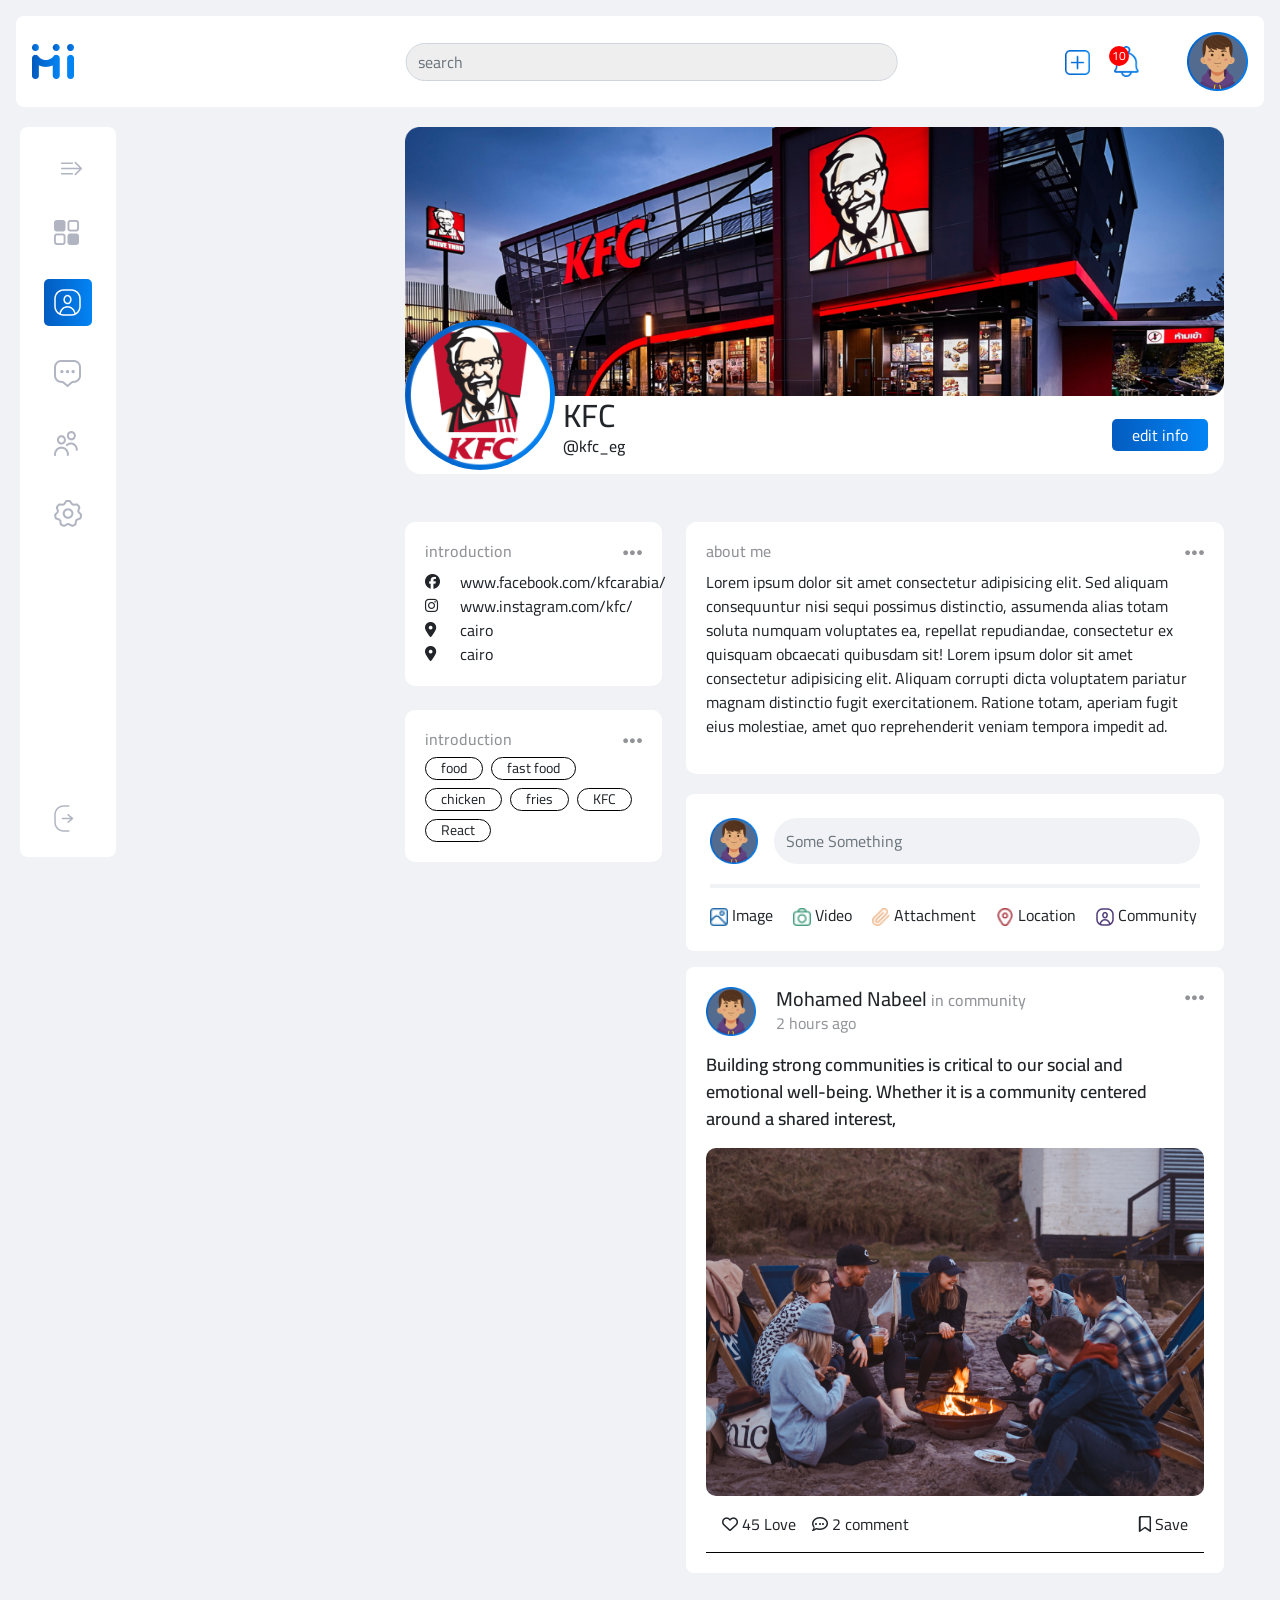
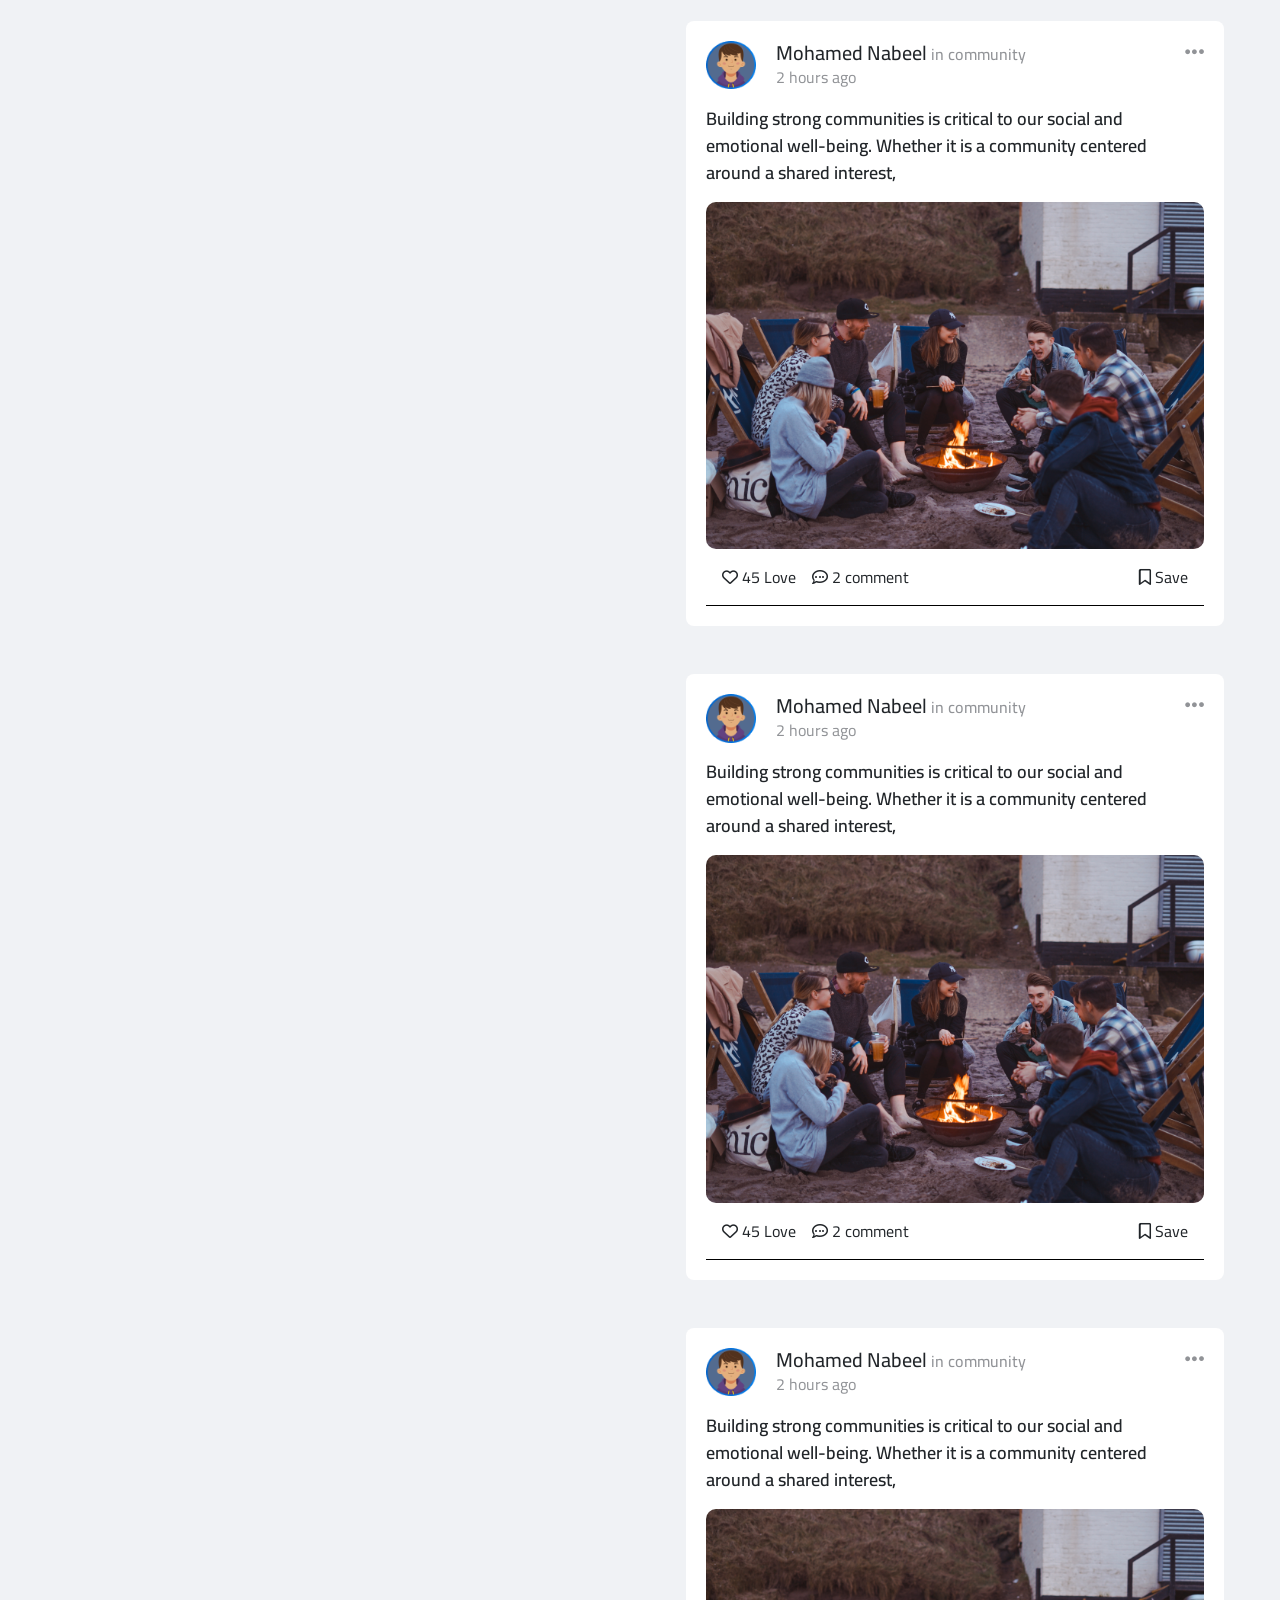
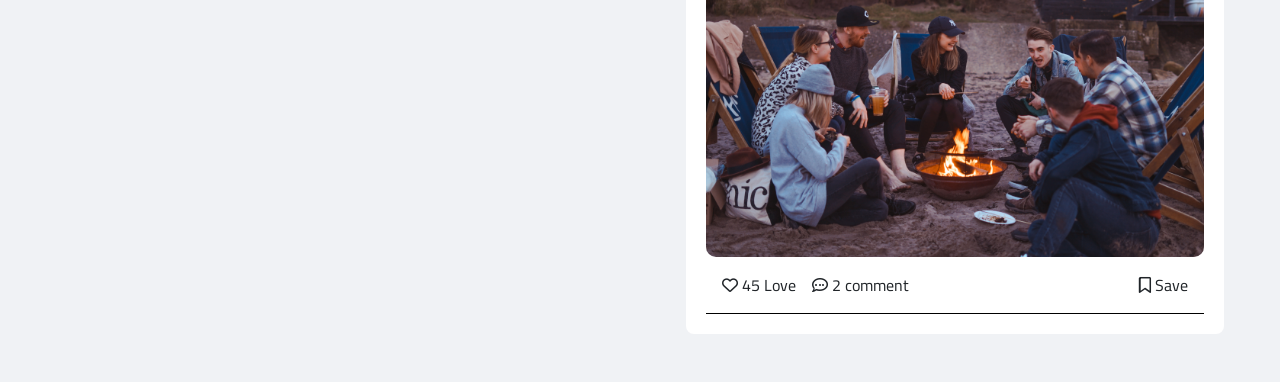
<file: profilePlaces.html>
<!DOCTYPE html>
<html lang="en">

<head>
    <meta charset="UTF-8">
    <meta http-equiv="X-UA-Compatible" content="IE=edge">
    <meta name="viewport" content="width=device-width, initial-scale=1.0">
    <link rel="stylesheet" href="./assets/css/bootstrap.min.css">
    <link rel="stylesheet" href="https://cdnjs.cloudflare.com/ajax/libs/font-awesome/6.4.0/css/all.min.css"
        integrity="sha512-iecdLmaskl7CVkqkXNQ/ZH/XLlvWZOJyj7Yy7tcenmpD1ypASozpmT/E0iPtmFIB46ZmdtAc9eNBvH0H/ZpiBw=="
        crossorigin="anonymous" referrerpolicy="no-referrer" />
    <link rel="stylesheet" href="./assets/css/style.css">
    <title>MI Community</title>
</head>

<body>

    <nav class="navbar ">
        <div class="container-fluid bg-white my-2 mx-3 rounded-3 p-3">
            <div class="row align-items-center justify-content-between">
                <div class="col-md-2 special">
                    <div class="nav-brand">
                        <img src="./assets/img/HI LOGO 1.png" alt="Logo mi community">
                    </div>
                </div>
                <div class="col-md-5">

                    <div class="search profile">
                        <input type="search" class="form-control rounded-pill" id="SearchNav" placeholder="search">
                    </div>
                </div>
                <div class="col-md-3">

                    <div class="profile-info d-flex gap-5 justify-content-end align-items-center">
                        <ul class="d-flex gap-4 align-items-center position-relative">
                            <li><img src="./assets/img/Add.png" alt="" class="img-fluid"></li>
                            <li class="notifi" id="notifi">
                                <div class="img d-flex align-items-center gap-2">
                                    <img src="./assets/img/notifiction.png" alt="" class="img-fluid">
                                    <h3 class="fs-6 m-0 p-0">Notifictions</h3>
                                    <span class="num">10</span>
                                </div>
                            </li>
                            <div class="notifi_wrapper">
                                <div class="setting d-flex justify-content-between mb-3">
                                    <p class="p-0 m-0">new</p>
                                    <a href="#">read All</a>
                                </div>
                                <div class="notifiBox d-flex gap-3 align-items-center">
                                    <div class="img"><img src="./assets/img/Group 2984.png" alt="" class="img-fluid">
                                    </div>
                                    <div class="info">
                                        <h4>Youssif Elhelaly, <span>added 26 new photos</span></h4>
                                        <p>14 min</p>
                                    </div>

                                </div>
                            </div>
                        </ul>
                        <div class="profileIMG">
                            <img src="./assets/img/Group 2984.png" alt="profile photo">
                        </div>
                    </div>
                </div>

            </div>

        </div>
    </nav>

    <section class="profile home p-2">
        <div class="container-fluid">
            <div class="row flex-nowrap">

                <div class="col-md-2 special" id="special">
                    <div class="leftSide bg-white  p-4 rounded-3">
                        <div class="head mb-4">
                            <h3>Hi Community</h3>
                            <img src="./assets/img/arrow-right-svgrepo-com 1.png" alt="menu icon">
                        </div>
                        <ul class="d-flex flex-column justify-content-between">
                            <div class="upper d-flex flex-column gap-4">

                                <li><a class="leftSideOption" href="#"><img src="./assets/img/homeGray_.png" alt="">
                                        <span>Home</span></a></li>
                                <li><a href="#" class="leftSideOption active"><img src="./assets/img/profileWhite.png"
                                            alt=""><span>Profile</span></a></li>
                                <li><a href="#" class="leftSideOption"><img src="./assets/img/chat.png"
                                            alt=""><span>Chat</span></a></li>
                                <li><a href="#" class="leftSideOption"><img src="./assets/img/community.png"
                                            alt=""><span>Community</span></a>
                                </li>
                                <li><a href="#" class="leftSideOption"><img src="./assets/img/setting.png"
                                            alt=""><span>Setting</span></a></li>
                            </div>
                            <div class="down">
                                <li><a href="#" class="leftSideOption"><img src="./assets/img/logOut.png"
                                            alt=""><span>logout</span></a>
                                </li>
                            </div>
                        </ul>
                    </div>
                </div>
                <div class="col-md-8">
                    <div class="profileUser bg-white rounded-4">
                        <div class="coverIMG">
                            <img src="./assets/img/placeProfileCover.png" alt="cover img" class="img-fluid">
                        </div>
                        <div class="UserInfo d-flex justify-content-between align-items-center">
                            <div class="details d-flex align-items-center">
                                <div class="img">
                                    <img src="./assets/img/ProfilePlaces.png" alt="profile">
                                </div>
                                <div class="name">
                                    <h2>KFC</h2>
                                    <p>@kfc_eg</p>
                                </div>
                            </div>
                            <div class="buttons me-3 d-flex gap-3">
                                <button class="edit">edit info</button>
                            </div>
                        </div>
                    </div>
                    <div class="InfoProfile mt-5">
                        <div class="row justify-content-between">
                            <div class="col-md-4 ">
                                <div class="left">
                                    <div class="introduction bg-white">
                                        <div class="introHead d-flex justify-content-between">
                                            <h2>introduction</h2>
                                            <div class="options">
                                                <i class="fa-solid fa-ellipsis" id="introOptionBTN"></i>
                                                <div class="menu" id="introOptionMenu">
                                                    <ul class="d-flex flex-column gap-1">
                                                        <li><button>Edit Post</button></li>
                                                        <li><button>Delete Post</button></li>
                                                    </ul>
                                                </div>
                                            </div>
                                        </div>
                                        <ul>
                                            <li>
                                                <i class="fa-brands fa-facebook"></i>
                                                <a href="#">www.facebook.com/kfcarabia/</a>
                                            </li>
                                            <li>
                                                <i class="fa-brands fa-instagram"></i>
                                                <a href="#">www.instagram.com/kfc/</a>

                                            </li>
                                            <li>
                                                <i class="fa-solid fa-location-dot"></i>
                                                cairo
                                            </li>

                                            <li>
                                                <i class="fa-solid fa-location-dot"></i>
                                                cairo
                                            </li>

                                        </ul>
                                    </div>
                                    <div class="intersts bg-white mt-4">
                                        <div class="interstHead d-flex justify-content-between">
                                            <h2>introduction</h2>
                                            <div class="options">
                                                <i class="fa-solid fa-ellipsis" id="insertOptionBTN"></i>
                                                <div class="menu" id="insertOptionMenu">
                                                    <ul class="d-flex flex-column gap-1">
                                                        <li><button>Edit Post</button></li>
                                                        <li><button>Delete Post</button></li>
                                                    </ul>
                                                </div>
                                            </div>
                                        </div>
                                        <div class="interst_wrapper d-flex gap-2 flex-wrap">
                                            <div class="interst red">
                                                food
                                            </div>
                                            <div class="interst green">
                                                fast food
                                            </div>
                                            <div class="interst mov">
                                                chicken
                                            </div>
                                            <div class="interst yellow">
                                                fries
                                            </div>
                                            <div class="interst red">
                                                KFC
                                            </div>
                                            <div class="interst mov">
                                                React
                                            </div>
                                        </div>
                                    </div>
                                </div>
                            </div>
                            <div class="col-md-8">
                                <div class="middle">
                                    <div class="about">
                                        <div class="aboutHead d-flex justify-content-between">
                                            <h2>about me</h2>
                                            <div class="options">
                                                <i class="fa-solid fa-ellipsis" id="aboutOptionBTN"></i>
                                                <div class="menu" id="aboutOptionMenu">
                                                    <ul class="d-flex flex-column gap-1">
                                                        <li><button>Edit Post</button></li>
                                                        <li><button>Delete Post</button></li>
                                                    </ul>
                                                </div>
                                            </div>
                                        </div>
                                        <p>Lorem ipsum dolor sit amet consectetur adipisicing elit. Sed aliquam
                                            consequuntur nisi sequi possimus distinctio, assumenda alias totam soluta
                                            numquam voluptates ea, repellat repudiandae, consectetur ex quisquam
                                            obcaecati quibusdam sit! Lorem ipsum dolor sit amet consectetur adipisicing
                                            elit. Aliquam corrupti dicta voluptatem pariatur magnam distinctio fugit
                                            exercitationem. Ratione totam, aperiam fugit eius molestiae, amet quo
                                            reprehenderit veniam tempora impedit ad.</p>
                                    </div>
                                    <form class="createPost bg-white rounded-3 p-4 mb-3">
                                        <div class="head d-flex gap-3">
                                            <div class="img"><img src="./assets/img/Group 2984.png" alt="user photo"
                                                    class="img-fluid"></div>
                                            <input type="text" class="form-control rounded-pill" id="CreatePost"
                                                placeholder="Some Something">

                                        </div>
                                        <div class="media">
                                            <ul>
                                                <li>
                                                    <div class="img">
                                                        <img src="./assets/img/picture 1.png" alt="photo icon">
                                                        <span>Image</span>
                                                    </div>
                                                    <input type="file">
                                                </li>
                                                <li>
                                                    <div class="img">
                                                        <img src="./assets/img/camera 1.png" alt="photo icon">
                                                        <span>Video</span>
                                                    </div>
                                                    <input type="file" style="cursor: pointer">
                                                </li>
                                                <li>
                                                    <div class="img">
                                                        <img src="./assets/img/paper.png" alt="photo icon">
                                                        <span>Attachment</span>
                                                    </div>
                                                    <input type="file">
                                                </li>
                                                <li>
                                                    <div class="img">
                                                        <img src="./assets/img/LocationPost.png" alt="photo icon">
                                                        <span>Location</span>
                                                    </div>
                                                    <input type="file">
                                                </li>
                                                <li>
                                                    <div class="img">
                                                        <img src="./assets/img/communityPost.png" alt="photo icon">
                                                        <span>Community</span>
                                                    </div>
                                                    <input type="file">
                                                </li>
                                            </ul>
                                        </div>
                                    </form>
                                    <div class="posts_wrapper">

                                        <div class="post bg-white rounded-3 mb-5">
                                            <div class="headPost d-flex justify-content-between">
                                                <div class="info d-flex">
                                                    <div class="img"><img src="./assets/img/Group 2984.png" alt=""
                                                            class="img-fluid">
                                                    </div>
                                                    <div class="details">
                                                        <h2>Mohamed Nabeel <span>in community</span></h2>
                                                        <p>2 hours ago</p>
                                                    </div>
                                                </div>

                                                <div class="options">
                                                    <i class="fa-solid fa-ellipsis" id="PostOptionBTN"></i>
                                                    <div class="menu" id="postOptionMenu">
                                                        <ul class="d-flex flex-column gap-1">
                                                            <li><button>Edit Post</button></li>
                                                            <li><button>Delete Post</button></li>
                                                        </ul>
                                                    </div>
                                                </div>
                                            </div>
                                            <div class="captionPost">
                                                <p>Building strong communities is critical to our social and emotional
                                                    well-being.
                                                    Whether it is a community centered around a shared interest,</p>
                                            </div>
                                            <div class="mediaPost">
                                                <img src="./assets/img/MediaPost.png" alt="" class="img-fluid">
                                            </div>
                                            <div class="actionPost m-3 d-flex justify-content-between">
                                                <div class="reaction">
                                                    <ul class=" d-flex gap-3">
                                                        <li class="love" id="lovePostParent"><i id="lovePost"
                                                                class="fa-regular fa-heart"></i>
                                                            <span>45</span> Love
                                                        </li>
                                                        <li class="comment" id="commentPostParent"><i
                                                                class="fa-regular fa-comment-dots"></i> <span>2</span>
                                                            comment</li>
                                                    </ul>
                                                </div>
                                                <div class="save" id="savePostParent"><i id="savePost"
                                                        class="fa-regular fa-bookmark"></i> Save</div>
                                            </div>
                                            <div class="commentSection" id="commentSection">
                                                <div class="commentSort">
                                                    <select name="sort_Comment" id="">
                                                        <option value="AllComment">All Comments</option>
                                                        <option value="MostRecent">Most Recent</option>
                                                    </select>
                                                </div>
                                                <div class="commentPost_wrapper my-2">
                                                    <div class="comment">
                                                        <div class="commentDetails d-flex gap-3">
                                                            <div class="commentIMG">
                                                                <img src="./assets/img/Group 2984.png" alt=""
                                                                    class="img-fluid">
                                                            </div>
                                                            <div class="commentInfo">
                                                                <h3 class="m-0">Fatima mahmoud</h3>
                                                                <p>Hello my friends in this wonderful community. it was
                                                                    a very
                                                                    wonderful
                                                                    day. ihope to repeat it again</p>
                                                            </div>
                                                        </div>
                                                        <div class="commentReaction">
                                                            <ul class=" d-flex gap-3">
                                                                <li class="love" id="loveCommentParent"><i id="lovePost"
                                                                        class="fa-regular fa-heart"></i>
                                                                    <span>5</span> Love
                                                                </li>
                                                                <li class="reply" id="replyCommentParent"><i
                                                                        class="fa-regular fa-comment-dots"></i>
                                                                    <span>2</span>
                                                                    reply
                                                                </li>
                                                            </ul>
                                                        </div>
                                                    </div>

                                                </div>
                                                <div class="form d-flex align-items-center gap-3">
                                                    <div class="img"><img src="./assets/img/Group 2984.png" alt=""
                                                            class="img-fluid">
                                                    </div>
                                                    <div class="addComment flex-grow-1 d-flex align-items-center">
                                                        <input type="text" class="flex-grow-1"
                                                            placeholder="What's in your mind?">
                                                        <div class="actions d-flex gap-2">
                                                            <i class="fa-regular fa-image"></i>
                                                            <i class="fa-solid fa-camera"></i>
                                                            <i class="fa-solid fa-paperclip"></i>
                                                            <i class="fa-regular fa-face-grin"></i>
                                                            <button><i class="fa-regular fa-paper-plane"></i></button>
                                                        </div>
                                                    </div>
                                                </div>
                                            </div>

                                        </div>
                                        <div class="post bg-white rounded-3 mb-5">
                                            <div class="headPost d-flex justify-content-between">
                                                <div class="info d-flex">
                                                    <div class="img"><img src="./assets/img/Group 2984.png" alt=""
                                                            class="img-fluid">
                                                    </div>
                                                    <div class="details">
                                                        <h2>Mohamed Nabeel <span>in community</span></h2>
                                                        <p>2 hours ago</p>
                                                    </div>
                                                </div>

                                                <div class="options">
                                                    <i class="fa-solid fa-ellipsis" id="PostOptionBTN"></i>
                                                    <div class="menu" id="postOptionMenu">
                                                        <ul class="d-flex flex-column gap-1">
                                                            <li><button>Edit Post</button></li>
                                                            <li><button>Delete Post</button></li>
                                                        </ul>
                                                    </div>
                                                </div>
                                            </div>
                                            <div class="captionPost">
                                                <p>Building strong communities is critical to our social and emotional
                                                    well-being.
                                                    Whether it is a community centered around a shared interest,</p>
                                            </div>
                                            <div class="mediaPost">
                                                <img src="./assets/img/MediaPost.png" alt="" class="img-fluid">
                                            </div>
                                            <div class="actionPost m-3 d-flex justify-content-between">
                                                <div class="reaction">
                                                    <ul class=" d-flex gap-3">
                                                        <li class="love" id="lovePostParent"><i id="lovePost"
                                                                class="fa-regular fa-heart"></i>
                                                            <span>45</span> Love
                                                        </li>
                                                        <li class="comment" id="commentPostParent"><i
                                                                class="fa-regular fa-comment-dots"></i> <span>2</span>
                                                            comment</li>
                                                    </ul>
                                                </div>
                                                <div class="save" id="savePostParent"><i id="savePost"
                                                        class="fa-regular fa-bookmark"></i> Save</div>
                                            </div>
                                            <div class="commentSection" id="commentSection">
                                                <div class="commentSort">
                                                    <select name="sort_Comment" id="">
                                                        <option value="AllComment">All Comments</option>
                                                        <option value="MostRecent">Most Recent</option>
                                                    </select>
                                                </div>
                                                <div class="commentPost_wrapper my-2">
                                                    <div class="comment">
                                                        <div class="commentDetails d-flex gap-3">
                                                            <div class="commentIMG">
                                                                <img src="./assets/img/Group 2984.png" alt=""
                                                                    class="img-fluid">
                                                            </div>
                                                            <div class="commentInfo">
                                                                <h3 class="m-0">Fatima mahmoud</h3>
                                                                <p>Hello my friends in this wonderful community. it was
                                                                    a very
                                                                    wonderful
                                                                    day. ihope to repeat it again</p>
                                                            </div>
                                                        </div>
                                                        <div class="commentReaction">
                                                            <ul class=" d-flex gap-3">
                                                                <li class="love" id="loveCommentParent"><i id="lovePost"
                                                                        class="fa-regular fa-heart"></i>
                                                                    <span>5</span> Love
                                                                </li>
                                                                <li class="reply" id="replyCommentParent"><i
                                                                        class="fa-regular fa-comment-dots"></i>
                                                                    <span>2</span>
                                                                    reply
                                                                </li>
                                                            </ul>
                                                        </div>
                                                    </div>

                                                </div>
                                                <div class="form d-flex align-items-center gap-3">
                                                    <div class="img"><img src="./assets/img/Group 2984.png" alt=""
                                                            class="img-fluid">
                                                    </div>
                                                    <div class="addComment flex-grow-1 d-flex align-items-center">
                                                        <input type="text" class="flex-grow-1"
                                                            placeholder="What's in your mind?">
                                                        <div class="actions d-flex gap-2">
                                                            <i class="fa-regular fa-image"></i>
                                                            <i class="fa-solid fa-camera"></i>
                                                            <i class="fa-solid fa-paperclip"></i>
                                                            <i class="fa-regular fa-face-grin"></i>
                                                            <button><i class="fa-regular fa-paper-plane"></i></button>
                                                        </div>
                                                    </div>
                                                </div>
                                            </div>

                                        </div>
                                        <div class="post bg-white rounded-3 mb-5">
                                            <div class="headPost d-flex justify-content-between">
                                                <div class="info d-flex">
                                                    <div class="img"><img src="./assets/img/Group 2984.png" alt=""
                                                            class="img-fluid">
                                                    </div>
                                                    <div class="details">
                                                        <h2>Mohamed Nabeel <span>in community</span></h2>
                                                        <p>2 hours ago</p>
                                                    </div>
                                                </div>

                                                <div class="options">
                                                    <i class="fa-solid fa-ellipsis" id="PostOptionBTN"></i>
                                                    <div class="menu" id="postOptionMenu">
                                                        <ul class="d-flex flex-column gap-1">
                                                            <li><button>Edit Post</button></li>
                                                            <li><button>Delete Post</button></li>
                                                        </ul>
                                                    </div>
                                                </div>
                                            </div>
                                            <div class="captionPost">
                                                <p>Building strong communities is critical to our social and emotional
                                                    well-being.
                                                    Whether it is a community centered around a shared interest,</p>
                                            </div>
                                            <div class="mediaPost">
                                                <img src="./assets/img/MediaPost.png" alt="" class="img-fluid">
                                            </div>
                                            <div class="actionPost m-3 d-flex justify-content-between">
                                                <div class="reaction">
                                                    <ul class=" d-flex gap-3">
                                                        <li class="love" id="lovePostParent"><i id="lovePost"
                                                                class="fa-regular fa-heart"></i>
                                                            <span>45</span> Love
                                                        </li>
                                                        <li class="comment" id="commentPostParent"><i
                                                                class="fa-regular fa-comment-dots"></i> <span>2</span>
                                                            comment</li>
                                                    </ul>
                                                </div>
                                                <div class="save" id="savePostParent"><i id="savePost"
                                                        class="fa-regular fa-bookmark"></i> Save</div>
                                            </div>
                                            <div class="commentSection" id="commentSection">
                                                <div class="commentSort">
                                                    <select name="sort_Comment" id="">
                                                        <option value="AllComment">All Comments</option>
                                                        <option value="MostRecent">Most Recent</option>
                                                    </select>
                                                </div>
                                                <div class="commentPost_wrapper my-2">
                                                    <div class="comment">
                                                        <div class="commentDetails d-flex gap-3">
                                                            <div class="commentIMG">
                                                                <img src="./assets/img/Group 2984.png" alt=""
                                                                    class="img-fluid">
                                                            </div>
                                                            <div class="commentInfo">
                                                                <h3 class="m-0">Fatima mahmoud</h3>
                                                                <p>Hello my friends in this wonderful community. it was
                                                                    a very
                                                                    wonderful
                                                                    day. ihope to repeat it again</p>
                                                            </div>
                                                        </div>
                                                        <div class="commentReaction">
                                                            <ul class=" d-flex gap-3">
                                                                <li class="love" id="loveCommentParent"><i id="lovePost"
                                                                        class="fa-regular fa-heart"></i>
                                                                    <span>5</span> Love
                                                                </li>
                                                                <li class="reply" id="replyCommentParent"><i
                                                                        class="fa-regular fa-comment-dots"></i>
                                                                    <span>2</span>
                                                                    reply
                                                                </li>
                                                            </ul>
                                                        </div>
                                                    </div>

                                                </div>
                                                <div class="form d-flex align-items-center gap-3">
                                                    <div class="img"><img src="./assets/img/Group 2984.png" alt=""
                                                            class="img-fluid">
                                                    </div>
                                                    <div class="addComment flex-grow-1 d-flex align-items-center">
                                                        <input type="text" class="flex-grow-1"
                                                            placeholder="What's in your mind?">
                                                        <div class="actions d-flex gap-2">
                                                            <i class="fa-regular fa-image"></i>
                                                            <i class="fa-solid fa-camera"></i>
                                                            <i class="fa-solid fa-paperclip"></i>
                                                            <i class="fa-regular fa-face-grin"></i>
                                                            <button><i class="fa-regular fa-paper-plane"></i></button>
                                                        </div>
                                                    </div>
                                                </div>
                                            </div>

                                        </div>
                                        <div class="post bg-white rounded-3 mb-5">
                                            <div class="headPost d-flex justify-content-between">
                                                <div class="info d-flex">
                                                    <div class="img"><img src="./assets/img/Group 2984.png" alt=""
                                                            class="img-fluid">
                                                    </div>
                                                    <div class="details">
                                                        <h2>Mohamed Nabeel <span>in community</span></h2>
                                                        <p>2 hours ago</p>
                                                    </div>
                                                </div>

                                                <div class="options">
                                                    <i class="fa-solid fa-ellipsis" id="PostOptionBTN"></i>
                                                    <div class="menu" id="postOptionMenu">
                                                        <ul class="d-flex flex-column gap-1">
                                                            <li><button>Edit Post</button></li>
                                                            <li><button>Delete Post</button></li>
                                                        </ul>
                                                    </div>
                                                </div>
                                            </div>
                                            <div class="captionPost">
                                                <p>Building strong communities is critical to our social and emotional
                                                    well-being.
                                                    Whether it is a community centered around a shared interest,</p>
                                            </div>
                                            <div class="mediaPost">
                                                <img src="./assets/img/MediaPost.png" alt="" class="img-fluid">
                                            </div>
                                            <div class="actionPost m-3 d-flex justify-content-between">
                                                <div class="reaction">
                                                    <ul class=" d-flex gap-3">
                                                        <li class="love" id="lovePostParent"><i id="lovePost"
                                                                class="fa-regular fa-heart"></i>
                                                            <span>45</span> Love
                                                        </li>
                                                        <li class="comment" id="commentPostParent"><i
                                                                class="fa-regular fa-comment-dots"></i> <span>2</span>
                                                            comment</li>
                                                    </ul>
                                                </div>
                                                <div class="save" id="savePostParent"><i id="savePost"
                                                        class="fa-regular fa-bookmark"></i> Save</div>
                                            </div>
                                            <div class="commentSection" id="commentSection">
                                                <div class="commentSort">
                                                    <select name="sort_Comment" id="">
                                                        <option value="AllComment">All Comments</option>
                                                        <option value="MostRecent">Most Recent</option>
                                                    </select>
                                                </div>
                                                <div class="commentPost_wrapper my-2">
                                                    <div class="comment">
                                                        <div class="commentDetails d-flex gap-3">
                                                            <div class="commentIMG">
                                                                <img src="./assets/img/Group 2984.png" alt=""
                                                                    class="img-fluid">
                                                            </div>
                                                            <div class="commentInfo">
                                                                <h3 class="m-0">Fatima mahmoud</h3>
                                                                <p>Hello my friends in this wonderful community. it was
                                                                    a very
                                                                    wonderful
                                                                    day. ihope to repeat it again</p>
                                                            </div>
                                                        </div>
                                                        <div class="commentReaction">
                                                            <ul class=" d-flex gap-3">
                                                                <li class="love" id="loveCommentParent"><i id="lovePost"
                                                                        class="fa-regular fa-heart"></i>
                                                                    <span>5</span> Love
                                                                </li>
                                                                <li class="reply" id="replyCommentParent"><i
                                                                        class="fa-regular fa-comment-dots"></i>
                                                                    <span>2</span>
                                                                    reply
                                                                </li>
                                                            </ul>
                                                        </div>
                                                    </div>

                                                </div>
                                                <div class="form d-flex align-items-center gap-3">
                                                    <div class="img"><img src="./assets/img/Group 2984.png" alt=""
                                                            class="img-fluid">
                                                    </div>
                                                    <div class="addComment flex-grow-1 d-flex align-items-center">
                                                        <input type="text" class="flex-grow-1"
                                                            placeholder="What's in your mind?">
                                                        <div class="actions d-flex gap-2">
                                                            <i class="fa-regular fa-image"></i>
                                                            <i class="fa-solid fa-camera"></i>
                                                            <i class="fa-solid fa-paperclip"></i>
                                                            <i class="fa-regular fa-face-grin"></i>
                                                            <button><i class="fa-regular fa-paper-plane"></i></button>
                                                        </div>
                                                    </div>
                                                </div>
                                            </div>

                                        </div>

                                    </div>
                                </div>
                            </div>
                        </div>
                    </div>

                </div>
            </div>
        </div>
    </section>

    <script src="./assets/js/bootstrap.bundle.min.js"></script>
    <script src="./assets/js/script.js"></script>
</body>

</html>
</file>
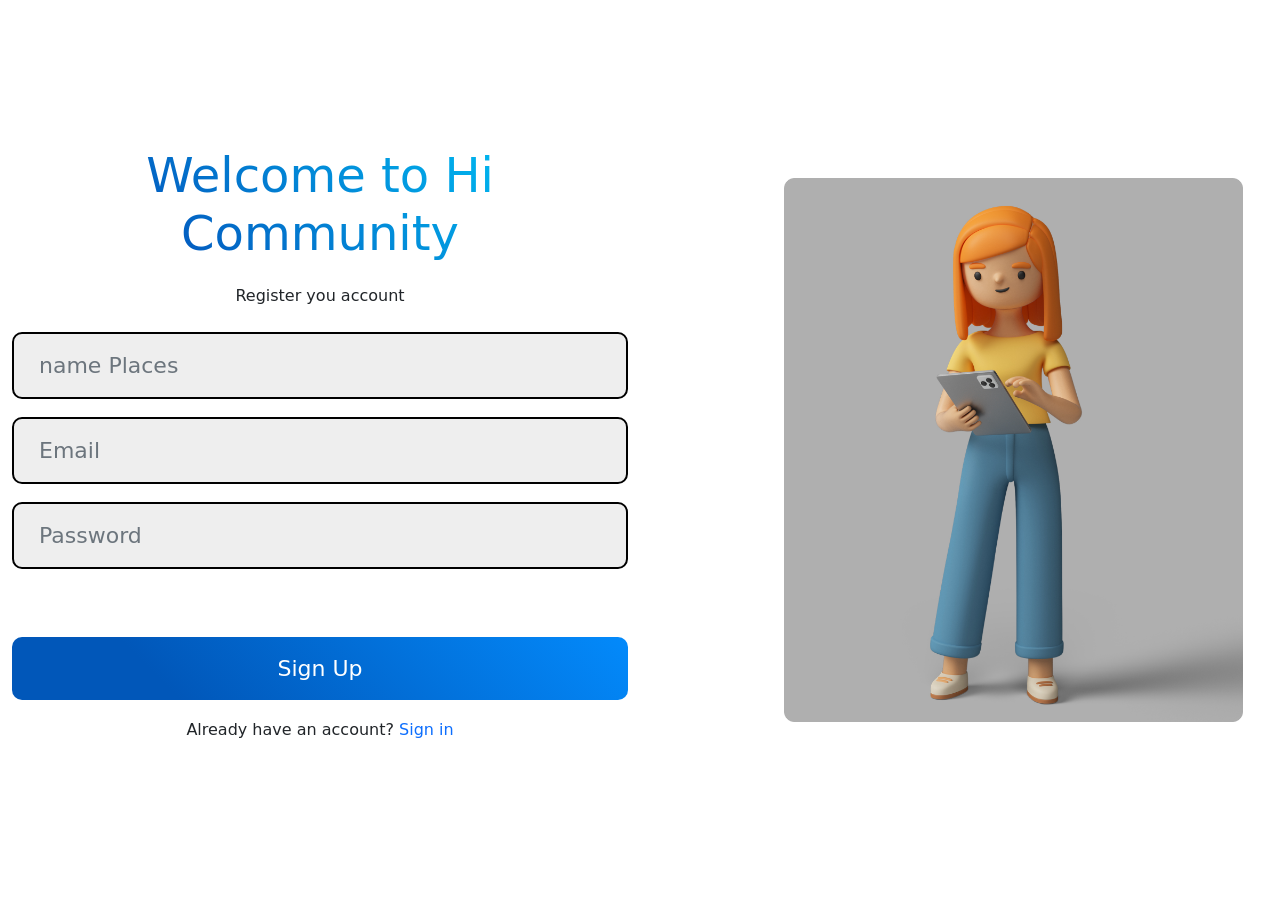
<file: signup-place.html>
<!DOCTYPE html>
<html lang="en">

<head>
    <meta charset="UTF-8">
    <meta http-equiv="X-UA-Compatible" content="IE=edge">
    <meta name="viewport" content="width=device-width, initial-scale=1.0">
    <link rel="stylesheet" href="./assets/css/bootstrap.min.css">
    <link rel="stylesheet" href="https://cdnjs.cloudflare.com/ajax/libs/font-awesome/6.4.0/css/all.min.css"
        integrity="sha512-iecdLmaskl7CVkqkXNQ/ZH/XLlvWZOJyj7Yy7tcenmpD1ypASozpmT/E0iPtmFIB46ZmdtAc9eNBvH0H/ZpiBw=="
        crossorigin="anonymous" referrerpolicy="no-referrer" />
    <link rel="stylesheet" href="./assets/css/signup.css">
    <title>MI Community Sign UP</title>

</head>

<body>


    <section class="signupPlace">
        <div class="container-fluid h-100">
            <form action="#" class="h-100">

                <div class="row h-100 justify-content-between">
                    <div class="col-md-6 d-flex justify-content-center align-items-center h-100">
                        <div class="signUpForm d-flex flex-column gap-2">
                            <h1>Welcome to Hi Community</h1>
                            <p>Register you account</p>
                            <input class="form-control" type="text" placeholder="name Places" name="namePlace">
                            <input class="form-control" type="email" placeholder="Email" name="email">
                            <input class="form-control" type="password" placeholder="Password" name="password">
                            <button>Sign Up</button>
                            <p>Already have an account? <a href="#">Sign in</a> </p>
                        </div>
                    </div>
                    <div class="col-md-5 h-100">
                        <div class="img h-100">
                            <img src="./assets/img/signupPlace.png" alt="">
                        </div>
                    </div>
                </div>
            </form>

        </div>

    </section>

</body>

</html>
</file>
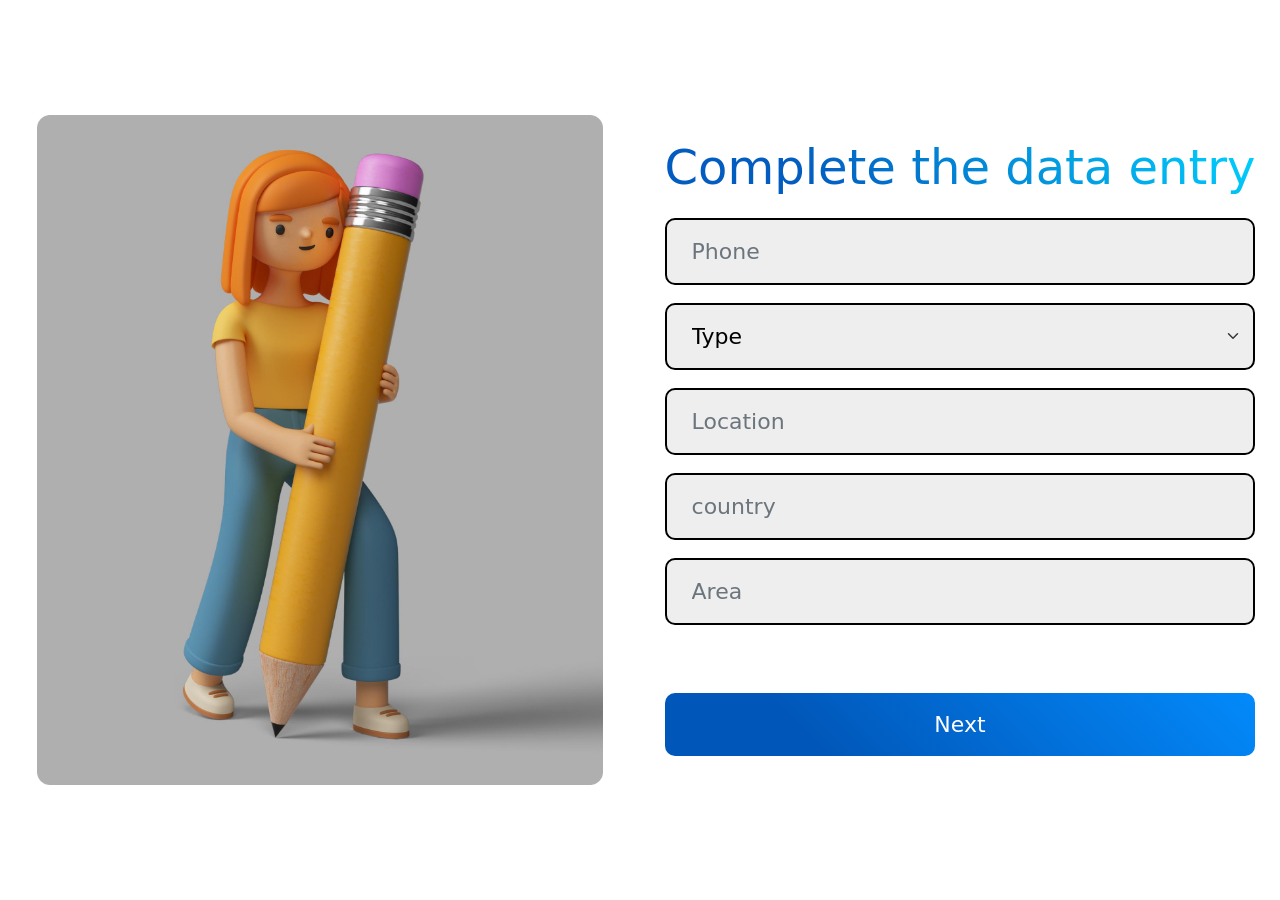
<file: signupPlaceSteps1.html>
<!DOCTYPE html>
<html lang="en">

<head>
    <meta charset="UTF-8">
    <meta http-equiv="X-UA-Compatible" content="IE=edge">
    <meta name="viewport" content="width=device-width, initial-scale=1.0">
    <link rel="stylesheet" href="./assets/css/bootstrap.min.css">
    <link rel="stylesheet" href="https://cdnjs.cloudflare.com/ajax/libs/font-awesome/6.4.0/css/all.min.css"
        integrity="sha512-iecdLmaskl7CVkqkXNQ/ZH/XLlvWZOJyj7Yy7tcenmpD1ypASozpmT/E0iPtmFIB46ZmdtAc9eNBvH0H/ZpiBw=="
        crossorigin="anonymous" referrerpolicy="no-referrer" />
    <link rel="stylesheet" href="./assets/css/signup.css">
    <title>MI Community Sign UP</title>

</head>

<body>


    <section class="signupPlace steps">

        <div class="container-fluid h-100">
            <form action="#" class="h-100">

                <div class="row h-100 justify-content-between">
                    <div class="col-md-6 d-flex justify-content-center align-items-center h-100">
                        <div class="img h-100">
                            <img src="./assets/img/step.png" alt="">
                        </div>
                    </div>
                    <div class="col-md-6 d-flex justify-content-center align-items-center h-100">
                        <div class="signUpForm step1 d-flex flex-column gap-2">
                            <h1>Complete the data entry</h1>
                            <input class="form-control" type="number" placeholder="Phone" name="Phone">
                            <select name="Type" id="gender" class="form-select">
                                <option selected>Type</option>
                                <option value="male">male</option>
                                <option value="female">female</option>
                            </select>
                            <input class="form-control" type="text" placeholder="Location" name="Location">
                            <input class="form-control" type="text" placeholder="country" name="country">
                            <input class="form-control" type="text" placeholder="Area" name="Area">
                            <button type="button" id="nextBTN">Next</button>
                        </div>
                    </div>

                </div>
            </form>

        </div>

    </section>

</body>

</html>
</file>
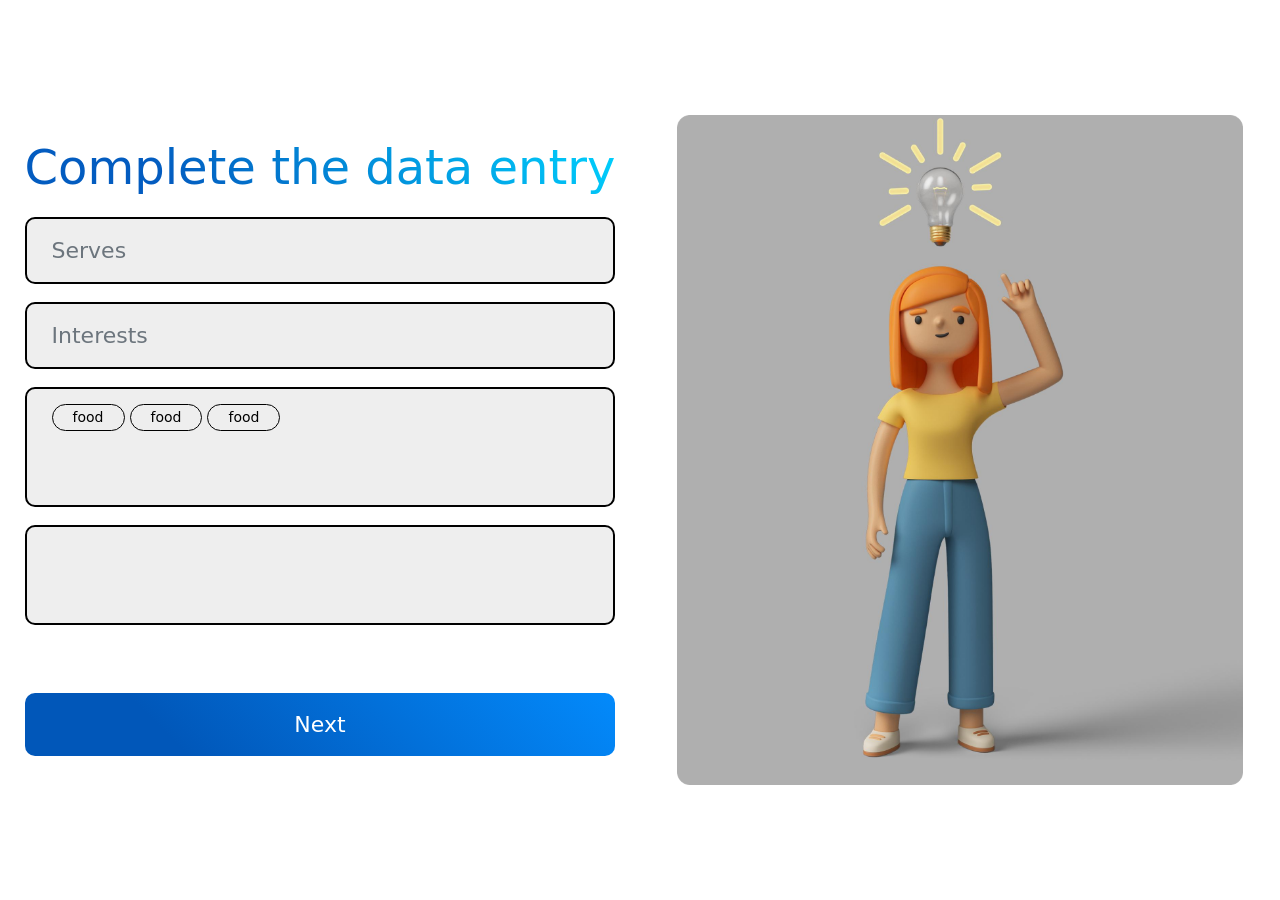
<file: signupPlaceSteps2.html>
<!DOCTYPE html>
<html lang="en">

<head>
    <meta charset="UTF-8">
    <meta http-equiv="X-UA-Compatible" content="IE=edge">
    <meta name="viewport" content="width=device-width, initial-scale=1.0">
    <link rel="stylesheet" href="./assets/css/bootstrap.min.css">
    <link rel="stylesheet" href="https://cdnjs.cloudflare.com/ajax/libs/font-awesome/6.4.0/css/all.min.css"
        integrity="sha512-iecdLmaskl7CVkqkXNQ/ZH/XLlvWZOJyj7Yy7tcenmpD1ypASozpmT/E0iPtmFIB46ZmdtAc9eNBvH0H/ZpiBw=="
        crossorigin="anonymous" referrerpolicy="no-referrer" />
    <link rel="stylesheet" href="./assets/css/signup.css">
    <title>MI Community Sign UP</title>

</head>

<body>


    <section class="signupPlace steps">

        <div class="container-fluid h-100">
            <form action="#" class="h-100">
                <div class="row h-100 justify-content-between">
                    <div class="col-md-6 d-flex justify-content-center align-items-center h-100">
                        <div class="signUpForm step2 d-flex flex-column gap-2">
                            <h1>Complete the data entry</h1>
                            <input class="form-control" type="text" placeholder="Serves" name="Serves">
                            <input class="form-control" type="text" placeholder="Interests" name="Interests">
                            <div class="interst_wrapper">
                                <div class="interst">
                                    food
                                </div>
                                <div class="interst">
                                    food
                                </div>
                                <div class="interst">
                                    food
                                </div>
                            </div>
                            <textarea class="form-control" type="text" placeholder="Area" name="Area">

                            </textarea>
                            <button type="button" id="nextBTN">Next</button>
                        </div>
                    </div>
                    <div class="col-md-6 d-flex justify-content-center align-items-center h-100">
                        <div class="img h-100">
                            <img src="./assets/img/step2.png" alt="">
                        </div>
                    </div>

                </div>
            </form>

        </div>

    </section>

</body>

</html>
</file>
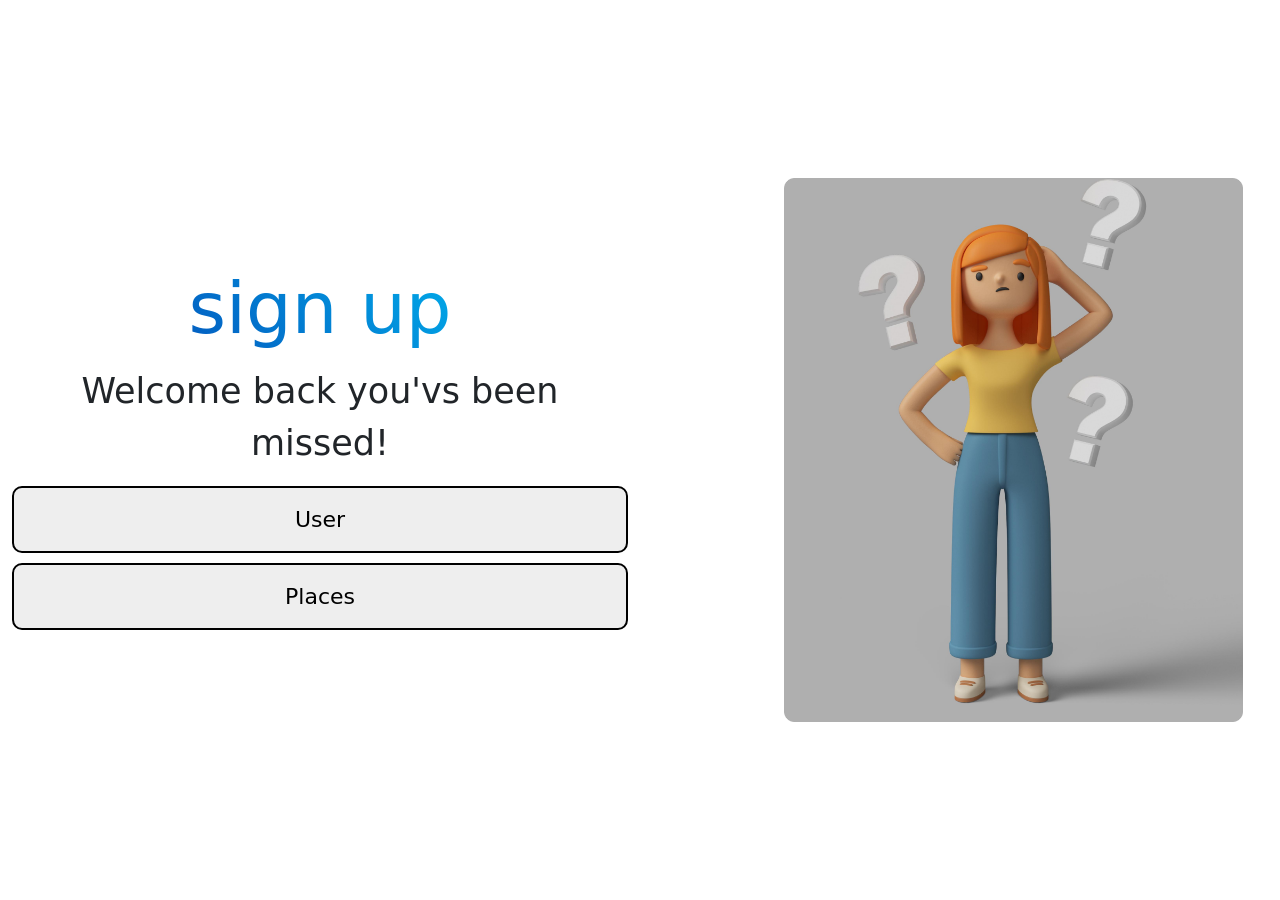
<file: sigup.html>
<!DOCTYPE html>
<html lang="en">

<head>
    <meta charset="UTF-8">
    <meta http-equiv="X-UA-Compatible" content="IE=edge">
    <meta name="viewport" content="width=device-width, initial-scale=1.0">
    <link rel="stylesheet" href="./assets/css/bootstrap.min.css">
    <link rel="stylesheet" href="https://cdnjs.cloudflare.com/ajax/libs/font-awesome/6.4.0/css/all.min.css"
        integrity="sha512-iecdLmaskl7CVkqkXNQ/ZH/XLlvWZOJyj7Yy7tcenmpD1ypASozpmT/E0iPtmFIB46ZmdtAc9eNBvH0H/ZpiBw=="
        crossorigin="anonymous" referrerpolicy="no-referrer" />
    <link rel="stylesheet" href="./assets/css/signup.css">
    <title>MI Community Sign UP</title>

</head>

<body>

    <section class="signup">
        <div class="container-fluid h-100">

            <div class="row h-100 justify-content-between">
                <div class="col-md-6 d-flex justify-content-center align-items-center h-100">
                    <div class="select">
                        <h1>sign up</h1>
                        <p>Welcome back you'vs been missed!</p>
                        <a href="#">User</a>
                        <a href="#">Places</a>
                    </div>
                </div>
                <div class="col-md-5 h-100">
                    <div class="img h-100">
                        <img src="./assets/img/SignUp.png" alt="">
                    </div>
                </div>
            </div>
        </div>

    </section>

</body>

</html>
</file>
<file: assets/css/landing-page.css>
@import 'primary.css';

html[data-theme=dark] .arrow {
  filter: invert(100%);
}

a {
  color: var(--text-color);
  text-decoration: none;
}

.btn {
  cursor: pointer;
  padding: 8px 3em;
  text-align: center;
  font-size: 1.3em;
  font-weight: 700;
  color: white;
  background-image: linear-gradient(90deg, rgb(0, 83, 181), rgb(1, 141, 255));
  border-radius: 15px;
  border: none;
}

.logo {
  display: flex;
  align-items: center;
  -webkit-user-select: none;
  -moz-user-select: none;
  user-select: none;
  -webkit-user-drag: none;
}

.logo img {
  width: 2em;
  margin-right: 5px;
}

.logo h1 {
  font-size: 20px;
  background: linear-gradient(90deg, rgb(1, 86, 185) 19%, rgb(2, 138, 251));
  -webkit-background-clip: text;
  background-clip: text;
  -webkit-text-fill-color: transparent;
}

.gradient {
  position: absolute;
  top: 20%;
  right: 20%;
  --size: 500px;
  --speed: 10s;
  --easing: cubic-bezier(0.8, 0.2, 0.2, 0.8);
  width: var(--size);
  height: var(--size);
  filter: blur(calc(var(--size) / 5));
  background-image: linear-gradient(hsla(158, 82%, 57%, 0.85), hsl(252, 82%, 57%));
  animation: rotate var(--speed) var(--easing) alternate infinite;
  border-radius: 30% 70% 70% 30%/30% 30% 70% 70%;
  z-index: -1;
}

@media (min-width: 720px) {
  .gradient {
    --size: 600px;
  }
}

@keyframes rotate {
  0% {
    transform: rotate(0deg);
  }

  100% {
    transform: rotate(360deg);
  }
}

@keyframes arrow {
  0% {
    transform: translateY(-10px);
  }

  100% {
    transform: translateY(0px);
  }
}

@keyframes icon {
  0% {
    transform: translateY(0px);
  }

  100% {
    transform: translateY(-10px);
  }
}

.start {
  display: flex;
  flex-direction: column;
  width: 100%;
  height: 100%;
}

.start .scroll {
  -webkit-user-select: none;
  -moz-user-select: none;
  user-select: none;
  cursor: pointer;
  color: var(--text-color);
  display: flex;
  flex-direction: column;
  gap: 5px;
  margin-top: -8em;
  align-self: center;
}

.start .scroll img {
  height: 30px;
  animation: arrow 1s infinite alternate;
}

.start .hero-container {
  display: flex;
  align-items: center;
  justify-content: space-between;
  padding-left: 6em;
}

.start .hero-container .hero-content {
  display: flex;
  flex-direction: column;
}

.start .hero-container .hero-content h1 {
  font-size: 4em;
  font-weight: 700;
  background: linear-gradient(90deg, rgb(0, 83, 181), rgb(2, 141, 255));
  -webkit-background-clip: text;
  background-clip: text;
  -webkit-text-fill-color: transparent;
}

.start .hero-container .hero-content p {
  color: var(--text-color);
  font-size: 1.4em;
  font-weight: 700;
  line-height: 2em;
}

.start .hero-container .hero-content .cta {
  display: flex;
  gap: 2em;
  margin-top: 1em;
}

.start .hero-container .hero-content .btn-up {
  color: black;
  border: solid 3px transparent;
  background-image: linear-gradient(rgba(255, 255, 255, 0), rgba(255, 255, 255, 0)), linear-gradient(90deg, rgb(1, 88, 187), rgb(2, 140, 254));
  background-origin: border-box;
  background-clip: content-box, border-box;
  box-shadow: 2px 1000px 1px var(--bg-color) inset;
}

.start .hero-container .hero-content .btn-up span {
  background: linear-gradient(90deg, rgb(1, 88, 187), rgb(2, 140, 253));
  -webkit-background-clip: text;
  background-clip: text;
  -webkit-text-fill-color: transparent;
}

.start .hero-container .hero-img img {
  height: calc(100vh - 50px);
}

.start nav {
  -webkit-user-select: none;
  -moz-user-select: none;
  user-select: none;
  margin: 30px 6em;
  display: flex;
  /* justify-content: space-between; */
  /* align-items: center; */
  transition: 1s;
  gap: 25%;
}

.start nav ul {
  justify-self: center;
  display: flex;
  list-style: none;
  gap: 20px;
}

.start nav ul li {
  font-size: 1.2em;
  font-weight: bold;
  text-transform: capitalize;
  letter-spacing: 1px;
}

.start nav ul .current {
  position: relative;
  font-weight: bolder;
  background: linear-gradient(90deg, rgb(1, 86, 185) 19%, rgb(2, 138, 251));
  -webkit-background-clip: text;
  background-clip: text;
  -webkit-text-fill-color: transparent;
  transform: scale(1.2) translateY(-1px);
}

.start nav ul .current::after {
  content: "";
  position: absolute;
  left: 0;
  bottom: 0px;
  width: 100%;
  height: 2px;
  background-image: linear-gradient(90deg, rgb(0, 83, 181) 18%, rgb(3, 139, 252));
  border-radius: 5px;
}

.features-container {
  padding: 70px 0;
  text-align: center;
  display: flex;
  justify-content: center;
  align-items: center;
  flex-direction: column;
}

.features-container .content {
  margin-bottom: 4em;
  font-size: larger;
  color: var(--text-color);
}

.features-container .cards {
  display: flex;
  justify-content: center;
  gap: 4em;
  margin-bottom: 3em;
}

.features-container .cards .card {
  -webkit-user-select: none;
  -moz-user-select: none;
  user-select: none;
  color: white;
  width: 320px;
  max-height: -moz-max-content;
  max-height: max-content;
  padding: 45px 20px;
  display: flex;
  flex-direction: column;
  justify-content: space-between;
  align-items: center;
  gap: 10px;
  border-radius: 35px;
  background-image: linear-gradient(137deg, rgb(0, 83, 181) 48%, rgb(2, 139, 253));
}

.features-container .cards .card:hover {
  transform: translateY(-10px);
}

.features-container .cards .card img {
  width: 200px;
  height: 100px;
  -o-object-fit: contain;
  object-fit: contain;
}

.features-container .cards .card h3 {
  font-size: 1.3em;
}

.features-container .cards .card p {
  font-size: 0.8em;
}

.details-container {
  margin-top: 70px;
  padding: 0 6em;
  display: flex;
  flex-direction: column;
  gap: 20px;
}

.details-container .horizintal-card {
  padding: 2em 0;
  display: flex;
  justify-content: space-around;
  align-items: center;
}

.details-container .horizintal-card img {
  width: 450px;
}

.details-container .horizintal-card h1 {
  font-size: 1.3em;
  max-width: 700px;
  color: var(--text-color);
}

.details-container .horizintal-card h1 span {
  font-size: 1.5em;
  background: linear-gradient(90deg, rgb(0, 83, 181), rgb(2, 141, 255));
  -webkit-background-clip: text;
  background-clip: text;
  -webkit-text-fill-color: transparent;
}

.create-container {
  position: relative;
  margin: 120px 0;
  text-align: center;
  display: flex;
  flex-direction: column;
  justify-content: center;
  align-items: center;
  padding: 100px;
}

.create-container h1 {
  margin-bottom: 1em;
  color: var(--text-color);
}

.create-container button {
  padding: 10px 2em;
}

.create-container .image {
  position: absolute;
  align-self: center;
  z-index: -1;
  width: 91%;
}

.create-container .image img {
  width: 100%;
}

.create-container .gradient {
  position: absolute;
  top: 10%;
  left: 10%;
  --size: 800px;
  --speed: 10s;
  --easing: cubic-bezier(0.8, 0.2, 0.2, 0.8);
  width: var(--size);
  height: var(--size);
  filter: blur(calc(var(--size) / 5));
  background-image: linear-gradient(hsla(158, 82%, 57%, 0.85), hsl(252, 82%, 57%));
  animation: rotate var(--speed) var(--easing) alternate infinite;
  border-radius: 30% 70% 70% 30%/30% 30% 70% 70%;
  z-index: -2;
}

.rocket-section {
  display: flex;
  align-items: center;
  justify-content: space-around;
  padding: 70px 0;
}

.rocket-section img {
  width: 500px;
}

.rocket-section .right {
  display: flex;
  flex-direction: column;
  gap: 3em;
  text-align: center;
  color: var(--text-color);
}

.rocket-section .right .cards-container {
  display: flex;
  flex-direction: column;
  gap: 2em;
}

.rocket-section .right .cards-container .card {
  -webkit-user-select: none;
  -moz-user-select: none;
  user-select: none;
  font-size: 1.4em;
  color: white;
  padding: 10px 25px;
  display: flex;
  align-items: center;
  gap: 1em;
  background-color: #131a24;
  border-radius: 100px;
}

.rocket-section .right .cards-container .card img {
  width: 80px;
  height: 80px;
}

.rocket-section .right .cards-container .card:hover img {
  animation: icon 0.5s infinite alternate;
}

.contact-container {
  margin-left: 6em;
  display: flex;
  justify-content: space-between;
  align-items: center;
  padding: 70px 0;
}

.contact-container .left {
  display: flex;
  justify-content: space-evenly;
  flex-direction: column;
  height: 100%;
  color: var(--text-color);
}

.contact-container .left .logo {
  align-items: unset;
  margin-bottom: 20px;
}

.contact-container .left .title h1 {
  font-size: 3em;
}

.contact-container .left .title p {
  font-size: 1em;
}

.contact-container .left .form {
  display: flex;
  flex-direction: column;
}

.contact-container .left .form textarea {
  resize: none;
  margin-bottom: 0.5em;
}

.contact-container .left .form .form__group {
  position: relative;
  padding: 15px 0 0;
  margin-top: 10px;
  width: 100%;
}

.contact-container .left .form .form__field {
  width: 100%;
  border: 0;
  border-bottom: 2px solid #9b9b9b;
  outline: 0;
  font-size: 1.3rem;
  color: var(--text-color);
  padding: 7px 0;
  background: transparent;
  transition: border-color 0.2s;
}

.contact-container .left .form .form__field::-moz-placeholder {
  color: transparent;
}

.contact-container .left .form .form__field::placeholder {
  color: transparent;
}

.contact-container .left .form .form__field:-moz-placeholder-shown~.form__label {
  font-size: 1.3rem;
  cursor: text;
  top: 20px;
}

.contact-container .left .form .form__field:placeholder-shown~.form__label {
  font-size: 1.3rem;
  cursor: text;
  top: 20px;
}

.contact-container .left .form .form__label {
  position: absolute;
  top: 0;
  display: block;
  transition: 0.2s;
  font-size: 1rem;
  color: #9b9b9b;
}

.contact-container .left .form .form__field:focus {
  padding-bottom: 6px;
  font-weight: 700;
  border-width: 3px;
  -o-border-image: linear-gradient(to right, rgb(0, 83, 181), rgb(2, 139, 253));
  border-image: linear-gradient(to right, rgb(0, 83, 181), rgb(2, 139, 253));
  border-image-slice: 1;
}

.contact-container .left .form .form__field:focus~.form__label {
  position: absolute;
  top: 0;
  display: block;
  transition: 0.2s;
  font-size: 1rem;
  color: var(--text-color);
  font-weight: 700;
}

.contact-container .left .form .btn {
  letter-spacing: 5px;
  border-radius: 15px;
}

.contact-container .right {
  position: relative;
  width: 70%;
  max-width: 700px;
  align-self: stretch;
  display: flex;
  align-items: center;
}

.contact-container .right .social-container {
  width: 100%;
  padding: 15vh 3em;
  background-color: #222831;
  margin-left: 10%;
  display: flex;
  flex-direction: column;
  gap: 2em;
}

.contact-container .right .social-container .social {
  display: flex;
  align-items: center;
  gap: 1em;
}

.contact-container .right .social-container .social a {
  color: white;
}

.contact-container .right .social-container .social img {
  width: 35px;
  height: 35px;
}

.contact-container .right::before {
  content: "";
  position: absolute;
  right: 0;
  height: 110%;
  width: 70%;
  max-width: 400px;
  background-color: #0053b5;
  z-index: -1;
}

.sticky {
  position: fixed;
  width: 100%;
  background-color: var(--bg-color-tr);
  -webkit-backdrop-filter: blur(15px);
  backdrop-filter: blur(15px);
  transition: 0.5s;
  z-index: 999;
}

/*# sourceMappingURL=landing-page.css.map */
</file>
<file: assets/css/style.css>
@font-face {
    font-family: Cairo;
    src: url(../fonts/Cairo-VariableFont_slnt\,wght.ttf);
}

* {
    padding: 0;
    margin: 0%;
    box-sizing: border-box;
}

::-webkit-scrollbar {
    width: 5px;
}

/* Track */
::-webkit-scrollbar-track {
    background-color: transparent;
}

/* Handle */
::-webkit-scrollbar-thumb {
    background: rgba(3, 132, 244, 1);
    border-radius: 10px;
}

ul {
    list-style: none;
    padding: 0%;
    margin: 0%;
}

a {
    text-decoration: none;
    color: inherit;
}

a:hover {
    color: inherit;
}

.img-fluid {
    width: 100%;
}

body {
    font-family: Cairo;
    background-color: #F0F2F5;
}

/* start left side  */

nav.navbar {
    position: fixed;
    top: 0;
    width: 100%;
    background-color: #F0F2F5;
    z-index: 999;
}

nav.navbar .container-fluid {
    display: unset;
}


.navbar .special.col-md-2 {
    width: 120px;
    transition: 0.3s;
}

/* .navbar .special.col-md-2 {
    width: calc(100%/12 *2);
} */

nav .search input {
    background-color: #eee;
    width: 100%;
    transition: 0.3s;
}

nav .profile-info ul li {
    position: relative;
    width: 25px;
    transition: 0.3s;
    cursor: pointer;
}

nav .profile-info>ul>.notifi .img img {
    width: 25px;
}

nav .profile-info>ul>.notifi .img {
    width: 25px;
    overflow: hidden;
    transition: 0.3s;
    color: rgba(3, 132, 244, 1);

}

nav .profile-info>ul>li.active .img {
    width: 140px;
    background-color: #eee;
    border-radius: 10px;
    padding: 4px 12px;
}

nav .profile-info ul li.notifi .num {
    position: absolute;
    left: -5px;
    background-color: red;
    color: white;
    font-size: 12px;
    width: 20px;
    height: 20px;
    border-radius: 50%;
    top: 0px;
    display: flex;
    justify-content: center;
    align-items: center;
}


nav .profile-info ul li.notifi.active {
    width: 140px;
}

nav .profile-info ul .notifi_wrapper {
    position: absolute;
    background: white;
    width: 300px;
    height: 0px;
    left: -50px;
    top: 80px;
    border-radius: 10px;
    padding: 10px;
    overflow: auto;
    z-index: 100;
    opacity: 0;
    visibility: hidden;
    transition: 0.3s;
    box-shadow: #00000052 0px 0px 10px
}

nav .profile-info ul .notifi_wrapper .setting a {
    color: rgba(3, 132, 244, 1);

}

nav .profile-info ul li.notifi.active+.notifi_wrapper {
    height: 400px;
    opacity: 1;
    visibility: visible;
}

nav .profile-info ul .notifi_wrapper .notifiBox {
    background-color: #eee;
    padding: 5px;
    border-radius: 10px;
    margin-bottom: 5px;
}

nav .profile-info ul .notifi_wrapper .notifiBox .img {
    width: 50px;
}

nav .profile-info ul .notifi_wrapper .notifiBox .info {
    width: calc(100% - 66px);
}

nav .profile-info ul .notifi_wrapper .notifiBox .info h4 {
    font-size: 14px;
    margin: 0;
    padding: 0;

}

nav .profile-info ul .notifi_wrapper .notifiBox .info p {
    font-size: 12px;
    margin: 0;
}

.home {
    height: calc(100vh - 127px);
    padding-top: 127px !important;
}


.home .special.col-md-2 {
    width: 120px;
    transition: 0.3s;
}

.home .special.col-md-2:hover {
    width: calc(100%/12 *2);
}

.home .leftSide {
    position: sticky;
    top: 127px;
}

.home .leftSide .head {
    position: relative;
    display: flex;
    justify-content: end;
}

.home .leftSide .head h3 {
    font-weight: bolder;
    font-size: 16px;
    position: absolute;
    left: 0;
    visibility: hidden;
    opacity: 0;
    transition: 0.3s;
    white-space: nowrap;
    background: -webkit-linear-gradient(270deg, rgba(3, 92, 192, 1) 0%, rgba(3, 132, 244, 1) 100%, rgba(0, 212, 255, 1) 100%);
    -webkit-background-clip: text;
    -webkit-text-fill-color: transparent;
    top: 50%;
    transform: translateY(-50%);
}

.home .leftSide .head img {
    position: relative;
    transition: 0.3s;
    padding: 10px;
}

.home .special.col-md-2:hover .leftSide .head h3 {
    opacity: 1;
    visibility: visible;
}

.home .special.col-md-2:hover .leftSide .head img {
    transform: rotateY(180deg);

}

.home .leftSide {
    height: calc(100vh - 170px);
}

.home .leftSide ul .leftSideOption {
    position: relative;
    padding: 10px;
    border-radius: 5px;
    transition: 0.3s;
    overflow: hidden;
    z-index: 1;
    display: flex;
    gap: 18px;
    color: white;
}

.home .leftSide ul .leftSideOption span {
    /* opacity: 0;
    transition: 0.3s; */
    color: #919397;
}

.home .special.col-md-2:hover ul .leftSideOption span {
    opacity: 1;
}

.home .leftSide ul .leftSideOption::before {
    position: absolute;
    content: "";
    inset: 0;
    background: linear-gradient(90deg, rgba(3, 92, 192, 1) 0%, rgba(3, 132, 244, 1) 100%, rgba(0, 212, 255, 1) 100%);
    transition: 0.3s;
    opacity: 0;
    z-index: -1;
    transition: 0.3s;
}

.home .leftSide ul .leftSideOption:hover::before,
.home .leftSide ul .leftSideOption.active::before {
    opacity: 1;

}

.home .leftSide ul {
    height: calc(100% - 50px);
}

.home .leftSide ul .leftSideOption:hover span,
.home .leftSide ul .leftSideOption.active span {
    color: white;
}

.home .leftSide ul .leftSideOptions img {
    position: relative;
    z-index: 3;
}

.home .leftSide ul li.active,
.home .leftSide ul li:hover {
    color: white;
}

/* start create post  */

.middle .createPost .head .img {
    width: 56px;
}


.middle .createPost .head input {
    background-color: #F0F2F5;
    border: none;

}

.middle .createPost .media {
    padding-top: 15px;
    border-top: 4px solid #F0F2F5;
    margin-top: 20px;
}

.middle .createPost .media ul {
    display: flex;
    gap: 20px;
}

.middle .createPost .media ul li {
    position: relative;
    overflow: hidden;
    cursor: pointer;
}

.middle .createPost .media ul li .img {
    cursor: pointer;
}

.middle .createPost .media ul li img {
    width: 18px;
}

.middle .createPost .media ul li input[type="file"] {
    position: absolute;
    right: 0;
    top: 0;
    opacity: 0;
    cursor: pointer;

}

.middle .createPost .media ul li input[type="file"]>input {
    cursor: pointer
}

/* start post-wrapper  */

.posts_wrapper .post {
    padding: 20px;
}

.posts_wrapper .post .headPost .options,
.introduction .introHead .options,
.intersts .interstHead .options,
.members .memberHead .options {
    position: relative;
}

.posts_wrapper .post .headPost .options i,
.introduction .introHead .options i,
.intersts .interstHead .options i,
.members .memberHead .options i {

    color: #919397;
    font-size: 22px;
    cursor: pointer;
}

.posts_wrapper .post .headPost .options .menu,
.middle .about .aboutHead .menu,
.introduction .introHead .options .menu,
.intersts .interstHead .options .menu,
.members .memberHead .options .menu {
    background: white;
    box-shadow: #00000052 0px 0px 10px;
    position: absolute;
    left: 0;
    width: 0px;
    height: 0px;
    padding: 10px 0;
    overflow: hidden;
    transition: 0.3s;
}

.posts_wrapper .post .headPost .options .menu.active,
.middle .about .aboutHead .menu.active,
.introduction .introHead .options .menu.active,
.intersts .interstHead .options .menu.active,
.members .memberHead .options .menu.active {
    width: 150px;
    height: 85px;
}

.posts_wrapper .post .headPost .options .menu button,
.middle .about .aboutHead .menu button,
.introduction .introHead .options .menu button,
.intersts .interstHead .options .menu button,
.members .memberHead .options .menu button {
    width: 100%;
    text-align: start;
    border: none;
    background-color: transparent;
    transition: 0.2s;
    padding: 5px 15px;
    font-size: 14px;
    width: 150px;
}

.posts_wrapper .post .headPost .options .menu button:hover,
.middle .about .aboutHead .menu button:hover,
.introduction .introHead .options .menu button:hover,
.intersts .interstHead .options .menu button:hover,
.members .memberHead .options .menu button:hover {
    background-color: black;
    color: white;
}

.posts_wrapper .post .headPost .info {
    gap: 20px;
}

.posts_wrapper .post .headPost .info .img {
    width: 50px
}

.posts_wrapper .post .headPost .info h2 {
    font-size: 20px;
    margin-bottom: 0px;
}

.posts_wrapper .post .headPost .info h2 span,
.posts_wrapper .post .headPost .info p {
    font-size: 16px;
    color: #919397;
}

.posts_wrapper .post .captionPost {
    font-size: 18px;
    font-weight: 600;

}

.posts_wrapper .post .mediaPost img {
    border-radius: 10px;
}

.posts_wrapper .post .actionPost ul li,
.posts_wrapper .post .actionPost .save {
    cursor: pointer;
}

.posts_wrapper .post .actionPost .love.active {
    color: red;
}

.posts_wrapper .post .actionPost .comment.active {
    color: blue;
}

.posts_wrapper .post .actionPost .save.active {
    color: goldenrod;
}

.posts_wrapper .post .commentSection {
    height: 0;
    overflow: hidden;
    border-top: 1px solid black;
    transition: 0.3s;
}

.posts_wrapper .post .commentSection.active {
    height: 600px;
    padding: 20px 0;
}

.posts_wrapper .post .commentSection .commentSort select {
    padding: 5px 10px;
    border: none;
    outline: none;
}


.posts_wrapper .post .commentPost_wrapper {
    height: 450px;
    overflow: auto;
}

.posts_wrapper .post .commentPost_wrapper .comment .commentDetails {
    background-color: #eee;
    padding: 10px;
    border-radius: 5px;
}

.posts_wrapper .post .commentPost_wrapper .comment .commentDetails .commentIMG {
    width: 50px;
}

.posts_wrapper .post .commentPost_wrapper .comment .commentDetails .commentInfo h3 {
    font-size: 18px;
}

.posts_wrapper .post .commentPost_wrapper .comment .commentDetails .commentInfo p {
    font-size: 14px;
}

.posts_wrapper .post .commentPost_wrapper .comment .commentReaction {
    margin: 5px 70px;
}

.posts_wrapper .post .commentSection .form input {
    background-color: transparent;
    border: none;
    margin-left: 10px;
}

.posts_wrapper .post .commentSection .form input:focus {
    outline: none;
}

.posts_wrapper .post .commentSection .form .img {
    width: 50px;
}

.posts_wrapper .post .commentSection .form .addComment {
    background-color: #eee;
    padding: 10px;
    border-radius: 50px;
    position: relative;
}

.posts_wrapper .post .commentSection .form .actions button {
    background: linear-gradient(90deg, rgba(3, 92, 192, 1) 0%, rgba(3, 132, 244, 1) 100%, rgba(0, 212, 255, 1) 100%);
    width: 40px;
    height: 40px;
    border-radius: 50%;
    color: white;
    border: none;
    position: absolute;
    right: 0;
    top: 0;
    visibility: hidden;
    opacity: 0;
    transition: 0.3s;
}

.posts_wrapper .post .commentSection .form input+.actions>i {
    transition: 0.3s;
}

.posts_wrapper .post .commentSection .form input:focus+.actions>i {
    visibility: hidden;
    opacity: 0;
}

.posts_wrapper .post .commentSection .form input:focus+.actions button {
    visibility: visible;
    opacity: 1;
}

/* end post-wrapper  */

.home .chat ul {
    border-bottom: 4px solid #919397;
}

.home .chat ul li {
    position: relative;
    /* background: -webkit-linear-gradient(270deg, rgba(3, 92, 192, 1) 0%, rgba(3, 132, 244, 1) 100%, rgba(0, 212, 255, 1) 100%);
    -webkit-background-clip: text;
    -webkit-text-fill-color: transparent; */
    padding-bottom: 5px;
    font-weight: 700;
    transition: 0.3s;
    color: #919397;
    cursor: pointer;
}

.home .chat ul li.active,
.home .chat ul li:hover {
    color: rgba(3, 132, 244, 1);

}

.home .chat ul li::before {
    position: absolute;
    content: "";
    border-bottom: 4px solid rgba(3, 132, 244, 1);
    width: 0%;
    z-index: 2;
    bottom: -4px;
    left: 0;
    opacity: 0;
    transition: 0.3s;
}

.home .chat ul li:hover::before,
.home .chat ul li.active::before {
    opacity: 1;
    width: 105%;
}

.home .chat ul a {
    color: rgba(3, 132, 244, 1);
}

.home .chat .friend_wrapper {
    height: 250px;
    overflow: auto;
}

.home .chat .friend_wrapper .friend {
    background-color: #eee;
    padding: 10px;
    border-radius: 10px;
}

.home .chat .friend_wrapper .friend .img {
    width: 60px
}

.home .chat .friend_wrapper .friend .info h4 {
    padding: 0;
    margin: 0;
    position: relative;
    padding-right: 15px;
    font-size: 18px;
    width: fit-content;
}

.home .chat .friend_wrapper .friend .info h4 .online,
.home .chat .friend_wrapper .friend .info h4 .offline {
    position: absolute;
    right: 0;
    width: 8px;
    height: 8px;
    border-radius: 50%;
    top: 50%;
    transform: translateY(-50%);

}

.home .chat .friend_wrapper .friend .info h4 .online {

    background-color: #1DD93B;
}

.home .chat .friend_wrapper .friend .info h4 .offline {

    background-color: red;
}

.home .chat .friend_wrapper .friend .info p {
    white-space: nowrap;
    margin: 0;
    font-size: 12px;
    color: #919397;
    width: 110px;
    text-overflow: ellipsis;
    overflow: hidden;
}

.home .rightSide {
    position: sticky;
    top: 127px;
    height: calc(100vh - 127px);
    overflow: auto;
    padding-bottom: 30px;
}

.home .rightSide::-webkit-scrollbar-thumb {
    background-color: transparent;
}

.myCommunity_wrapper {
    height: 365px;
    overflow: auto;
}

.myCommunity_wrapper .community {
    background-color: #eee;
    padding: 10px;
    border-radius: 10px;
}



.myCommunity_wrapper .community .img {
    width: 60px;
}

.profile .container-fluid>.row {
    gap: 265px;
}

.profileUser .details .img {
    height: 60px;
    width: 158px;
    position: relative;
}

.profileUser .details .img img {
    position: absolute;
    bottom: 0;
    width: 140px;
    height: 140px;
    object-fit: cover;
    z-index: 2;
    margin-left: 5px;
}


.profileUser .details .img::before {
    position: absolute;
    content: "";
    width: 150px;
    height: 150px;
    background: linear-gradient(90deg, rgba(3, 92, 192, 1) 0%, rgba(3, 132, 244, 1) 100%, rgba(0, 212, 255, 1) 100%);
    z-index: 41;
    top: -85px;
    border-radius: 50%;
    z-index: 1;
}

.profileUser .details .name h2 {
    margin: 0;
}

.profileUser .details .name p {
    font-weight: 500;
}


.profileUser .buttons button {
    background-color: #16314E;
    color: white;
    border: none;
    padding: 4px 10px;
    border-radius: 5px;
}

.profileUser .buttons button.edit {
    padding: 4px 20px;
    background: linear-gradient(90deg, rgba(3, 92, 192, 1) 0%, rgba(3, 132, 244, 1) 100%, rgba(0, 212, 255, 1) 100%);

}

.middle .about {
    background-color: white;
    padding: 20px;
    margin-bottom: 20px;
    border-radius: 10px;
}


.middle .about .aboutHead .options {
    position: relative;
}

.middle .about .aboutHead h2,
.intersts .interstHead h2,
.members .memberHead h2 {
    font-size: 16px;
    color: #919397;
}

.middle .about .aboutHead .options i {
    color: #919397;
    font-size: 22px;
    cursor: pointer;
}

.middle .about .aboutHead .menu {
    position: absolute;

}

.introduction,
.intersts,
.members {
    padding: 20px;
    border-radius: 10px;
}

.introduction .introHead h2 {
    font-size: 16px;
    color: #919397;
}


.introduction ul li {
    display: flex;
    gap: 20px;
    align-items: center;
}

.introduction ul li i {
    font-size: 15px;
    width: 15px;
}

.intersts .interst_wrapper .interst {
    padding: 0px 15px;
    border: 1px solid black;
    border-radius: 50px;
    font-size: 14px;
    transition: 0.3s;
    cursor: unset;
}

.intersts .interst_wrapper .interst:hover.yellow {
    background-color: #FFB61D;
    color: white;
    border-color: #FFB61D;
}

.intersts .interst_wrapper .interst:hover.mov {
    background-color: #4147D5;
    border-color: #4147D5;
    color: white;
}

.intersts .interst_wrapper .interst:hover.red {
    background-color: #F05D6C;
    border-color: #F05D6C;
    color: white;
}

.intersts .interst_wrapper .interst:hover.green {
    background-color: #10A916;
    border-color: #10A916;
    color: white;
}

nav .search.profile {
    transform: translateX(calc(100vw / 12 * 1));
}

.members .members_wrapper .member {
    width: 75px;
    text-align: center;
}

.members .members_wrapper .member h2 {
    font-size: 14px;
}

.members .members_wrapper .more {
    background-color: #F8F8F8;
    width: 75px;
    height: 75px;
    border-radius: 5px;
    display: flex;
    justify-content: center;
    align-items: center;
}

.community .communityInfo .info .img {
    position: relative;
}

.community .communityInfo .info .img img {
    position: relative;

}

.community .communityInfo .info .img::before {
    position: absolute;
    content: "";
    width: calc(100%);
    height: calc(100% + 5px);

    background: linear-gradient(90deg, rgba(3, 92, 192, 1) 0%, rgba(3, 132, 244, 1) 100%, rgba(0, 212, 255, 1) 100%);
    border-radius: 50%;
    left: 0px;
    top: -5px;
    z-index: 0;
}

.community .communityInfo button {
    background-color: #16314E;
    color: white;
    border: none;
    padding: 4px 10px;
    border-radius: 5px;
}

.community .communityJoin h3 {
    color: #919397;
    font-size: 14px;
}

.community .communityJoin h4,
.community .communityJoin h5 {
    color: black;
    font-size: 18px;
}

.community .communityJoin .about,
.community .communityJoin .rules {
    background-color: #E9E9E9;
    padding: 20px;
    margin: 10px 0;
    border-radius: 5px;
    border: 2px solid black;
}

.community .communityJoin .rules ul {
    list-style: disc;
    margin-left: 30px;
}

.community .communityJoin .rules ul li {
    margin: 5px 0;
}

.community .communityJoin button {
    width: 100%;
    color: white;
    border: none;
    padding: 15px 0;
    border-radius: 5px;
    background: linear-gradient(90deg, rgba(3, 92, 192, 1) 0%, rgba(3, 132, 244, 1) 100%, rgba(0, 212, 255, 1) 100%);
    box-shadow: #00000052 0px 0px 10px
}
</file>
<file: assets/css/signup.css>
* {
    margin: 0;
    padding: 0;
    box-sizing: border-box;
}

a {
    text-decoration: none;
}

.signup,
.signupPlace {
    height: 100vh;
    text-align: center;
}

.signup .select {
    height: fit-content;
}

.signup h1,
.signupPlace h1 {
    background: -webkit-linear-gradient(45deg, rgba(3, 92, 192, 1) 25%, rgba(0, 212, 255, 1) 100%);
    -webkit-background-clip: text;
    -webkit-text-fill-color: transparent;
    font-size: 72px;
    padding: 5px 0;

}

.signupPlace h1 {
    font-size: 48px;
}

.signup p,
.signupPlace p {
    font-size: 35px;
}

.signup a,
.signupPlace input,
.signupPlace select,
.signupPlace textarea {
    color: black;
    border: 2px solid black;
    border-radius: 10px;
    background-color: #eee;
    text-decoration: none;
    padding: 15px 25px;
    width: 100%;
    display: block;
    width: 100%;
    margin-bottom: 10px;
    font-size: 22px;
    resize: none;
}

.signup .img,
.signupPlace .img {
    padding: 25px;
}

.signup img,
.signupPlace img {
    width: 100%;
    height: 100%;
    object-fit: contain;
    text-align: end;
}

.signupPlace button {
    color: white;
    border-radius: 10px;
    background: linear-gradient(45deg, #0157B9 25%, #038AFB 100%);
    border: none;
    text-decoration: none;
    padding: 15px 25px;
    width: 100%;
    display: block;
    width: 100%;
    margin-bottom: 10px;
    font-size: 22px;
    margin-top: 50px;
}

.signupPlace p {
    font-size: 16px;
    font-weight: 400;
}

.signUpForm.step2 .interst_wrapper {
    color: black;
    border: 2px solid black;
    border-radius: 10px;
    background-color: #eee;
    padding: 15px 25px;
    width: 100%;
    display: block;
    width: 100%;
    margin-bottom: 10px;
    font-size: 22px;
    height: 120px;
    text-align: start;
    display: flex;
    flex-wrap: wrap;
    gap: 5px;
}

.signUpForm.step2 .interst_wrapper .interst {
    border: 1px solid black;
    height: fit-content;
    padding: 2px 20px;
    border-radius: 50px;
    font-size: 14px;
}
</file>
